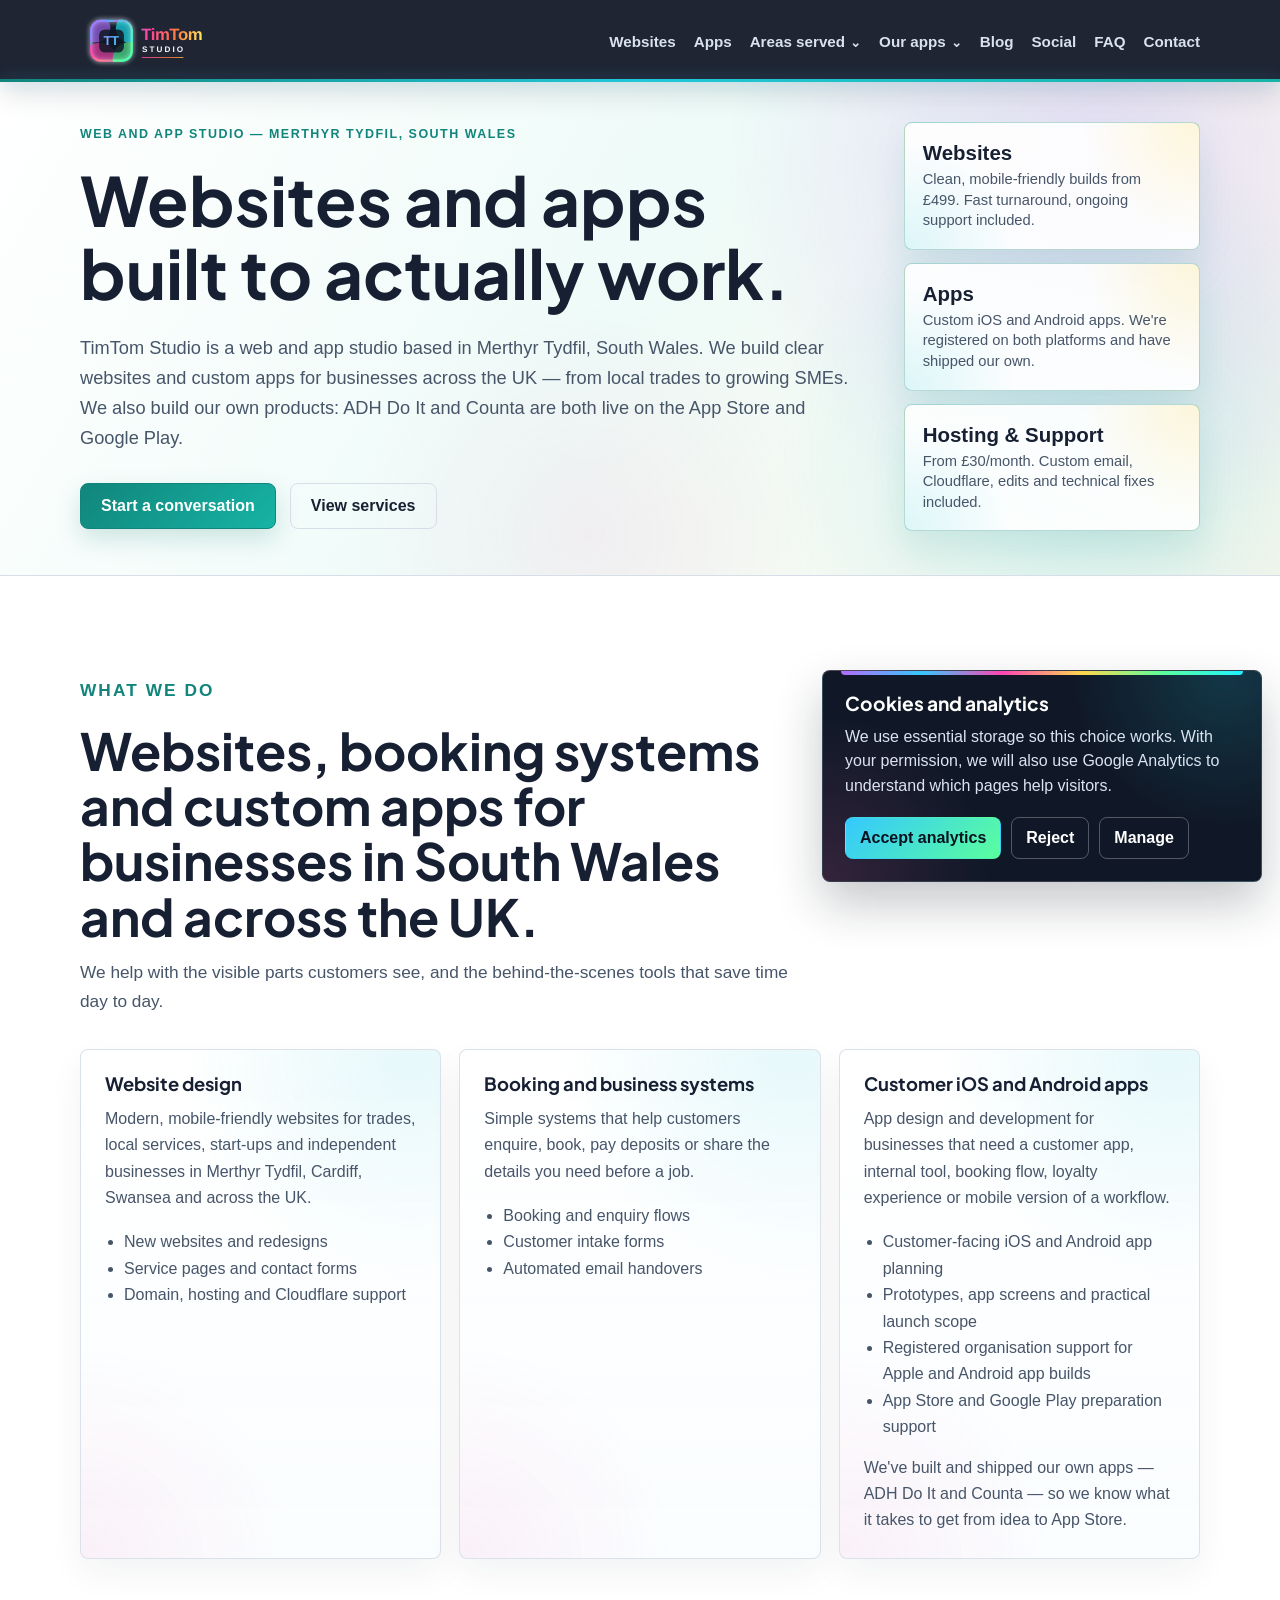
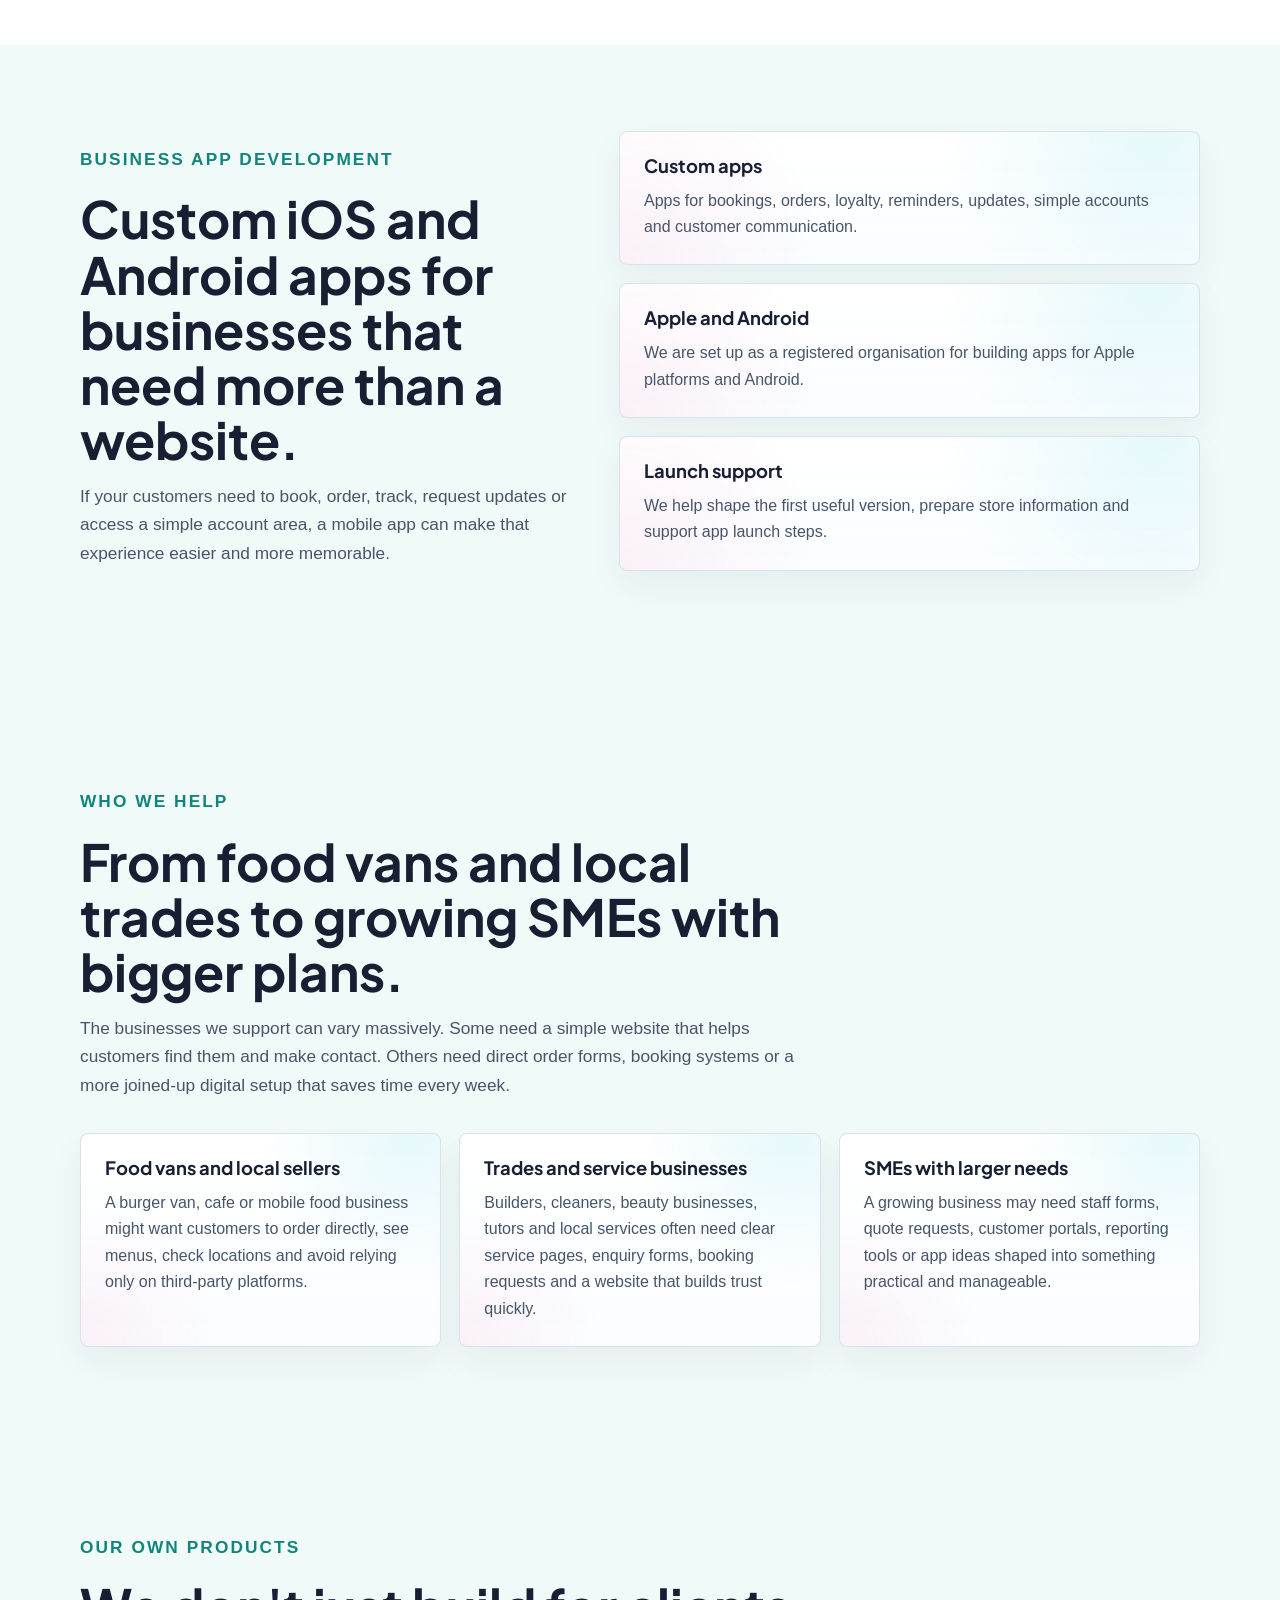
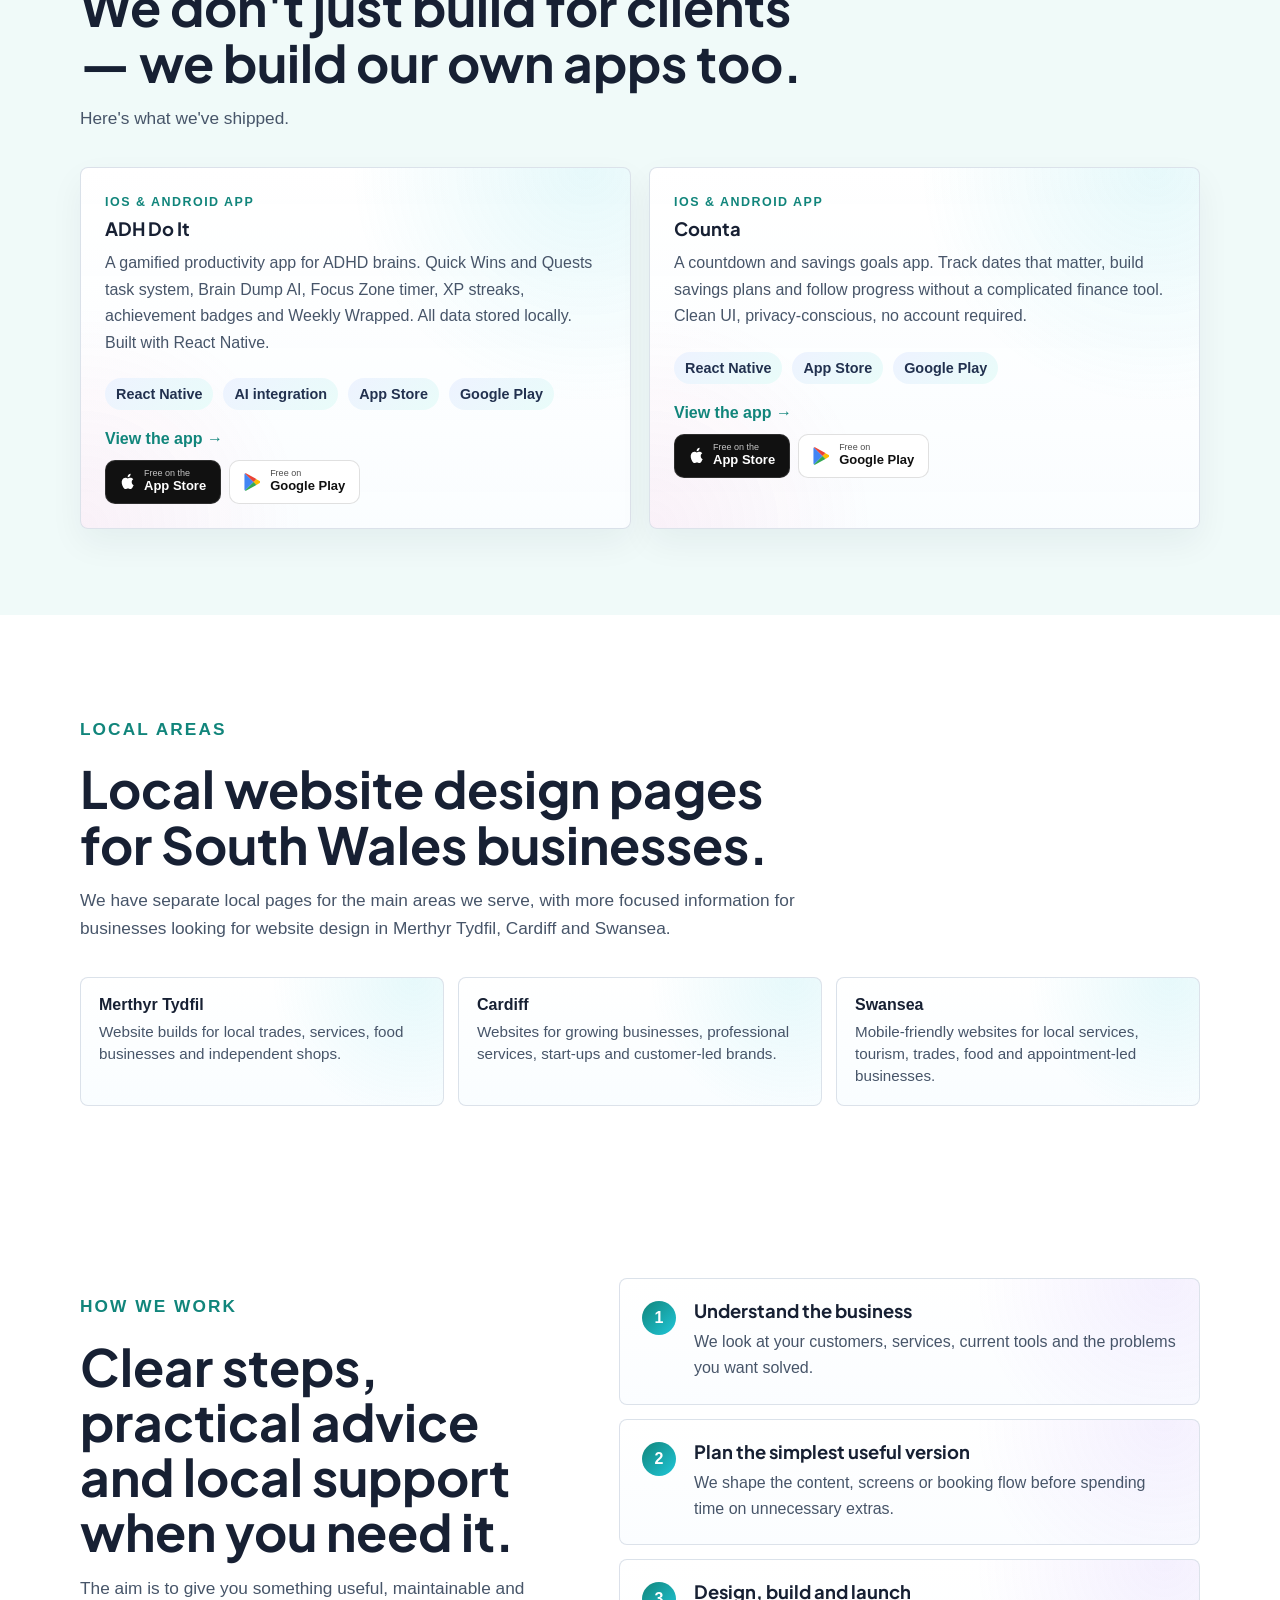
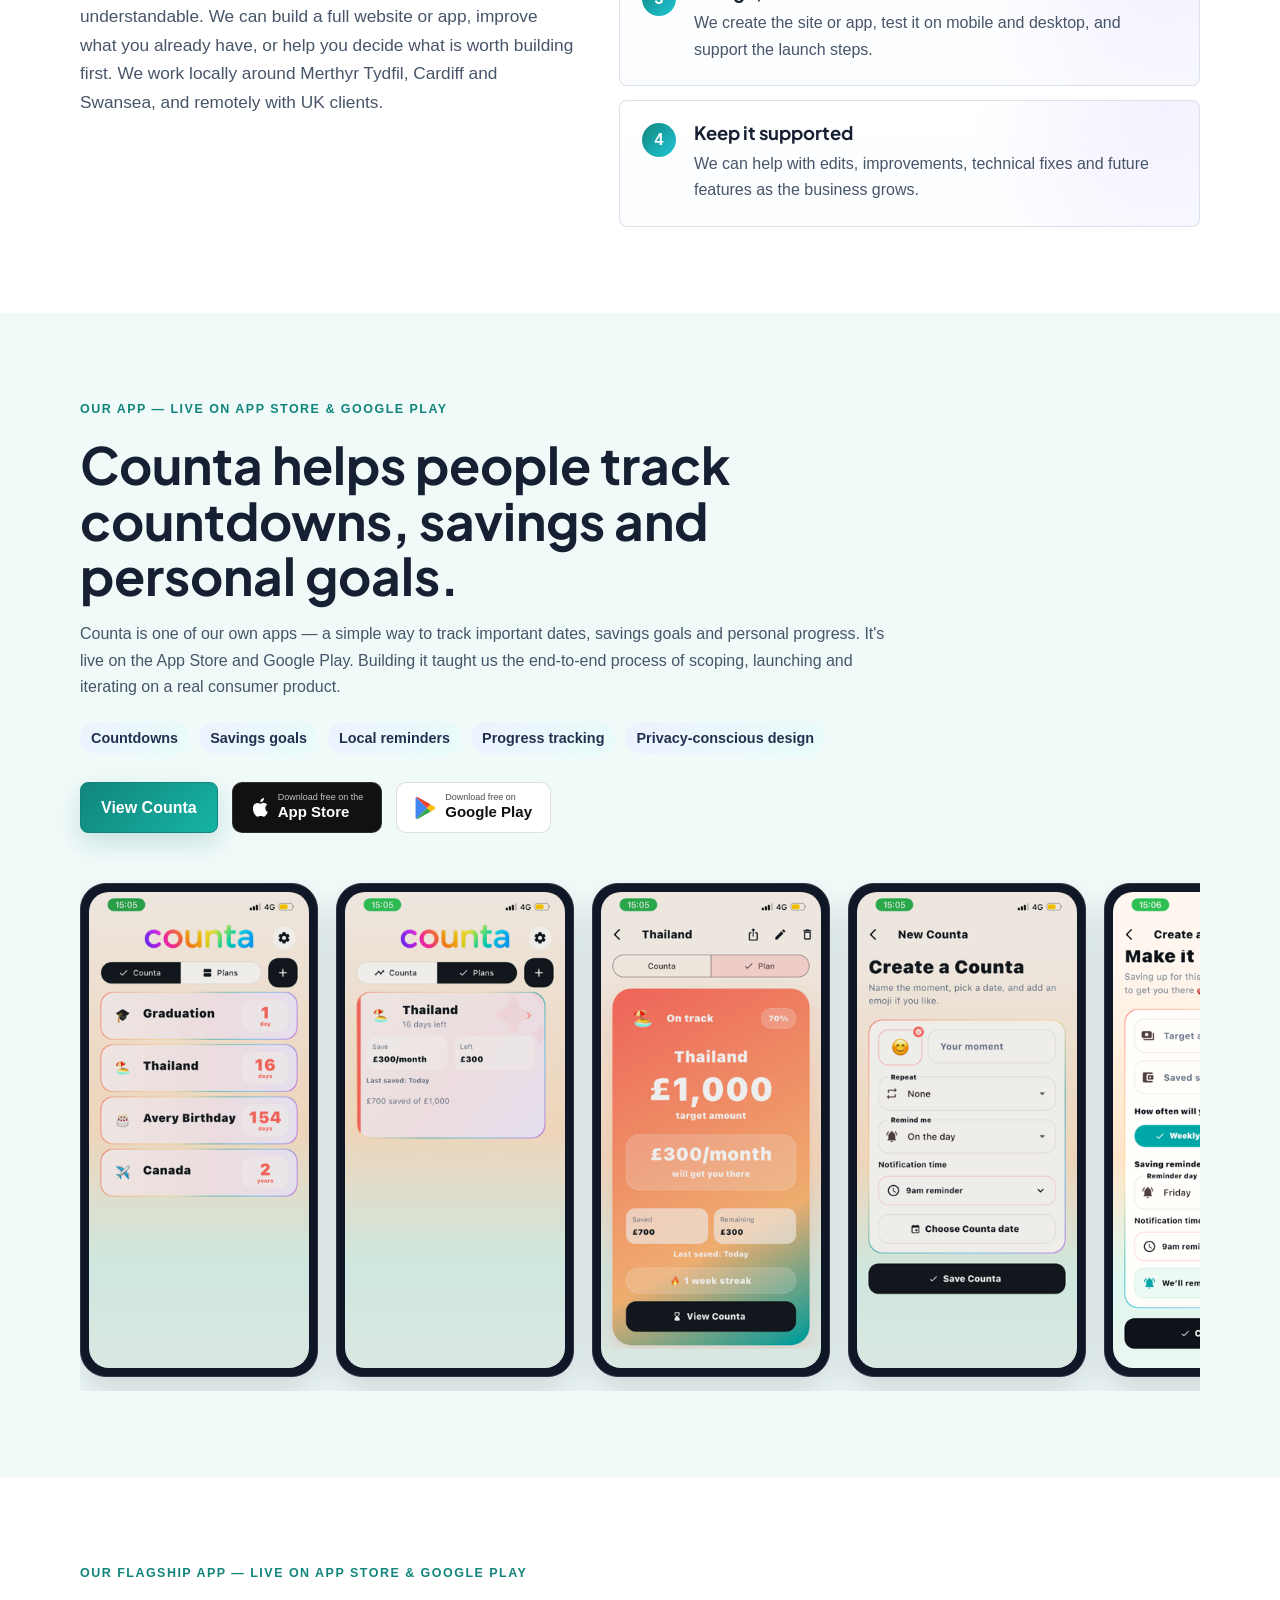
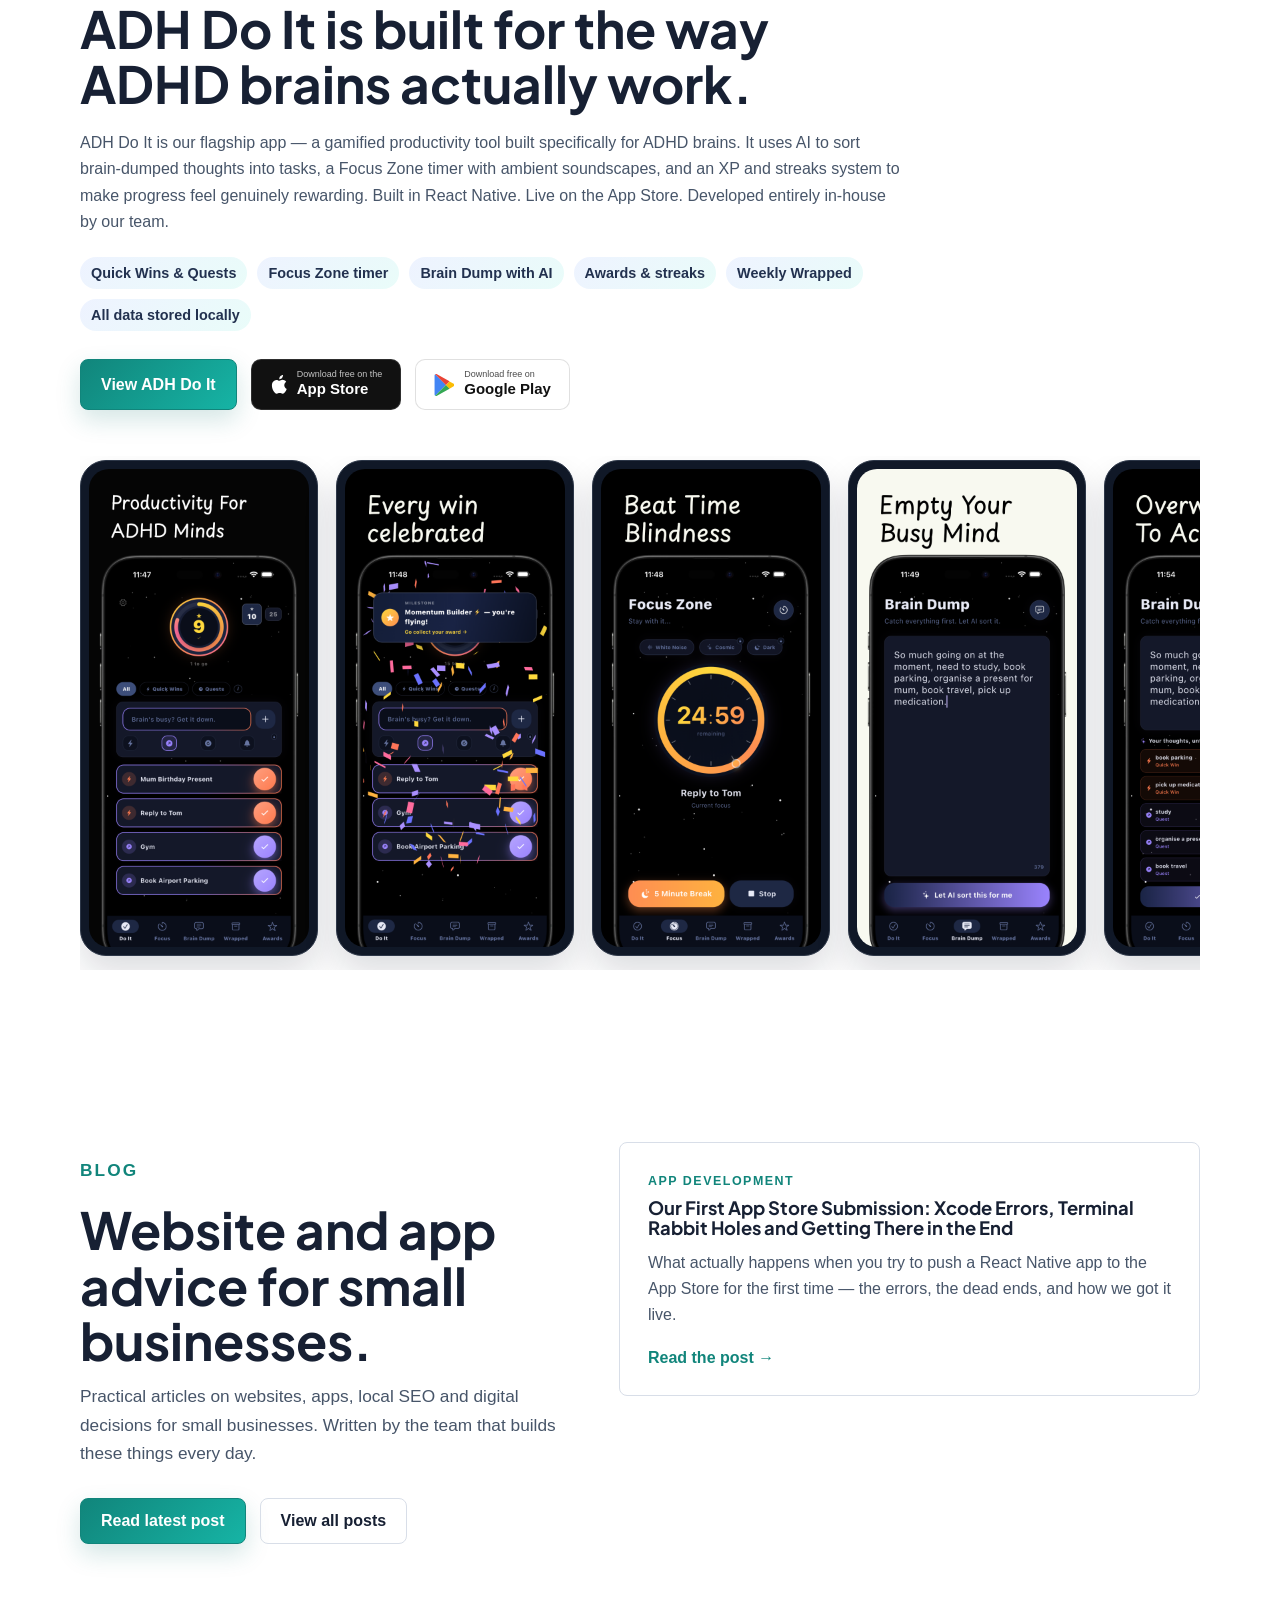
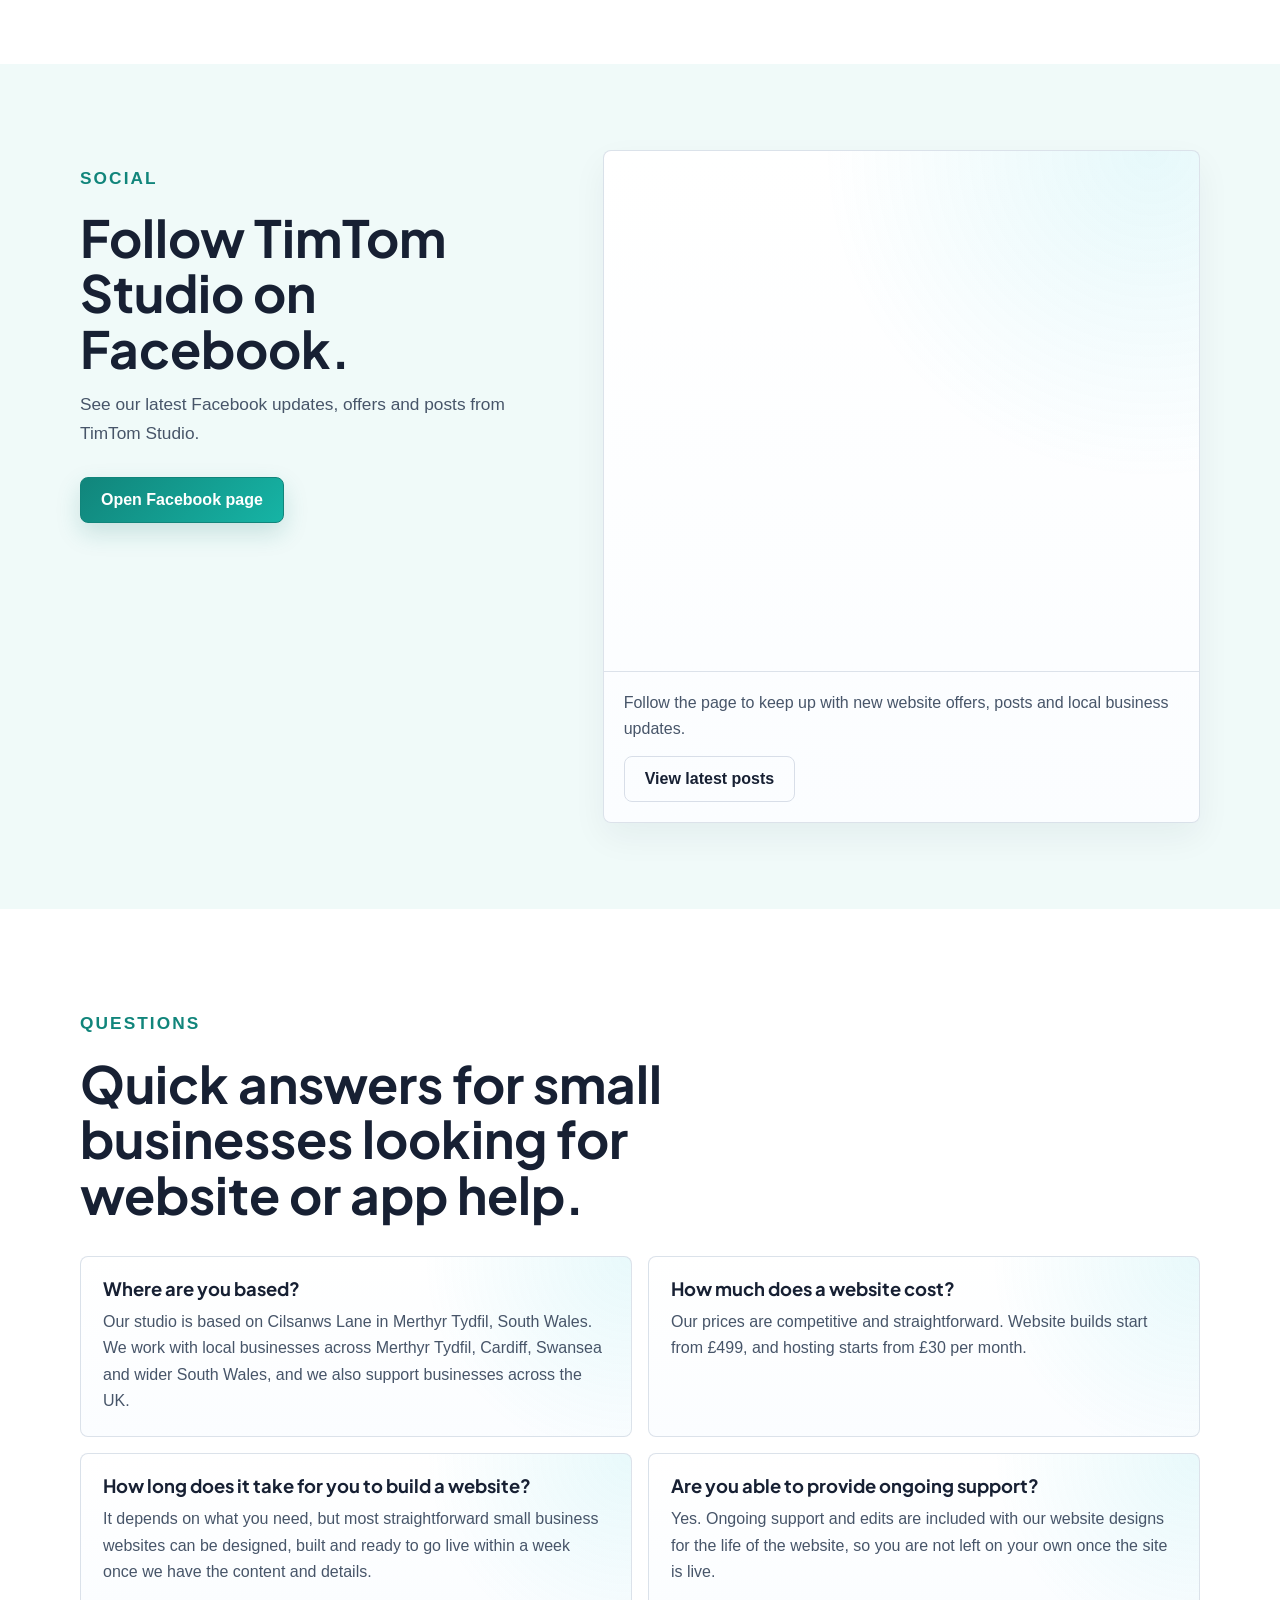
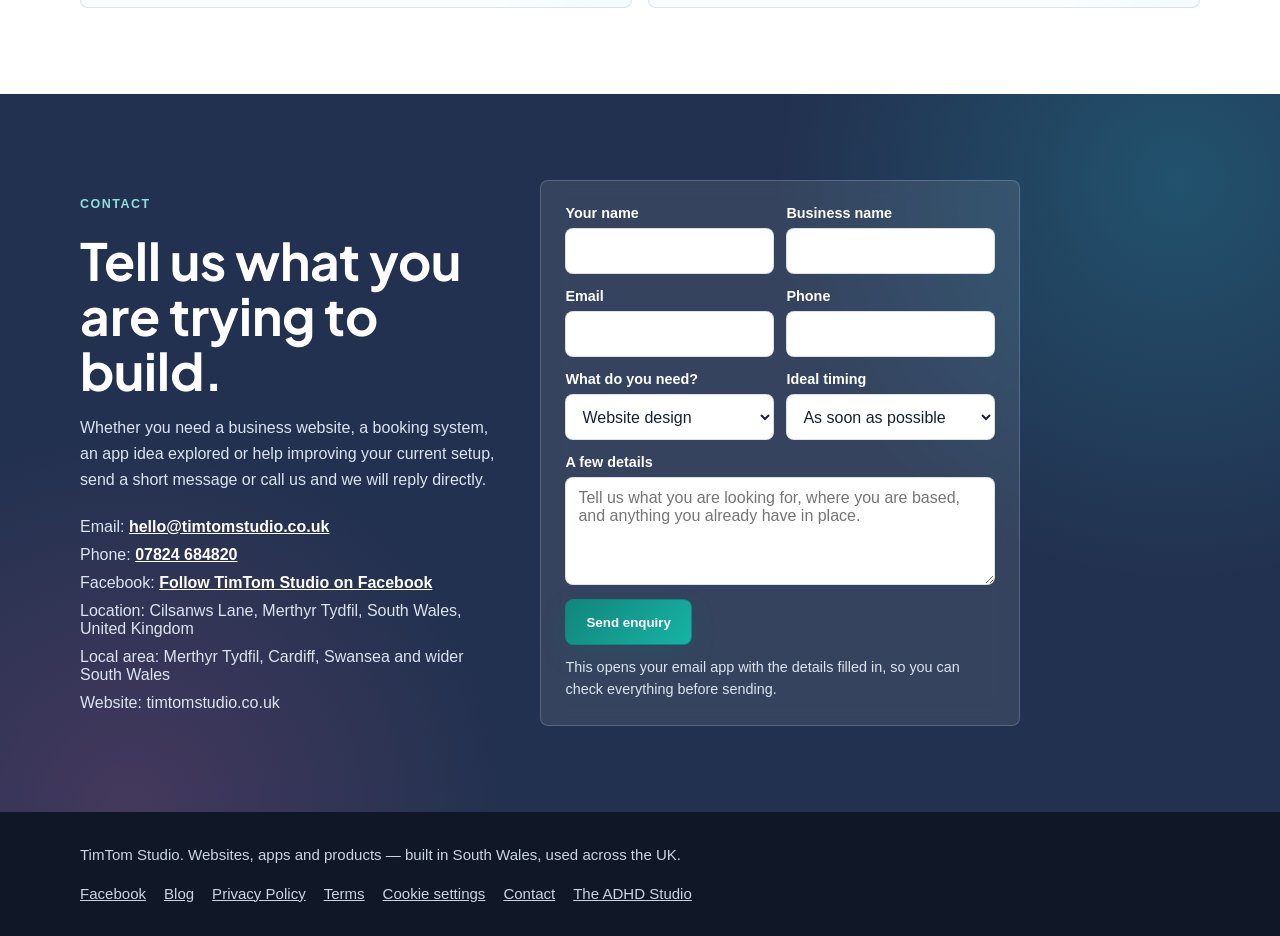
<file: index.html>
<!DOCTYPE html>
<html lang="en-GB">
<head>
  <!-- Google tag (gtag.js) -->
  <script async src="https://www.googletagmanager.com/gtag/js?id=G-7JPQ4XYCN4"></script>
  <script>
    window.dataLayer = window.dataLayer || [];
    function gtag(){dataLayer.push(arguments);}
    gtag('consent', 'default', {
      'analytics_storage': 'denied'
    });
    gtag('js', new Date());
    gtag('config', 'G-7JPQ4XYCN4');
  </script>
  <meta charset="UTF-8">
  <meta name="viewport" content="width=device-width, initial-scale=1.0">
  <meta name="description" content="TimTom Studio builds websites, booking systems and custom apps for businesses across the UK. Based in Merthyr Tydfil, South Wales. Also the team behind ADH Do It and Counta, both live on the App Store.">
  <meta name="robots" content="index, follow">
  <meta name="author" content="TimTom Studio">
  <link rel="canonical" href="https://timtomstudio.co.uk/">
  <link rel="icon" href="/assets/favicon.svg" type="image/svg+xml">
  <link rel="shortcut icon" href="/assets/favicon.svg" type="image/svg+xml">
  <meta property="og:title" content="TimTom Studio | Websites & Apps — South Wales">
  <meta property="og:description" content="TimTom Studio builds websites, booking systems and custom apps for businesses across the UK. Based in Merthyr Tydfil, South Wales. Also the team behind ADH Do It and Counta, both live on the App Store.">
  <meta property="og:type" content="website">
  <meta property="og:url" content="https://timtomstudio.co.uk/">
  <meta property="og:image" content="https://timtomstudio.co.uk/assets/timtom-logo.svg">
  <meta name="twitter:card" content="summary">
  <title>TimTom Studio | Web Design Merthyr Tydfil & South Wales</title>

  <script type="application/ld+json">
    {
      "@context": "https://schema.org",
      "@type": "ProfessionalService",
      "name": "TimTom Studio",
      "url": "https://timtomstudio.co.uk/",
      "email": "hello@timtomstudio.co.uk",
      "telephone": "+447824684820",
      "description": "Web and app development studio based in Merthyr Tydfil, South Wales. Builds websites, booking systems and custom iOS/Android apps for UK businesses.",
      "priceRange": "Website builds from £499 and hosting from £30 per month",
      "address": {
        "@type": "PostalAddress",
        "streetAddress": "Cilsanws Lane",
        "addressLocality": "Merthyr Tydfil",
        "addressRegion": "South Wales",
        "postalCode": "CF48 2NU",
        "addressCountry": "GB"
      },
      "geo": {
        "@type": "GeoCoordinates",
        "latitude": 51.76548,
        "longitude": -3.408009
      },
      "areaServed": [
        "Merthyr Tydfil",
        "Cardiff",
        "Swansea",
        "South Wales",
        "United Kingdom"
      ],
      "serviceType": [
        "Website design",
        "Small business website design",
        "Business email setup",
        "Direct order forms",
        "Booking system setup",
        "Website edits and ongoing support",
        "Small business app development",
        "App Store preparation support",
        "Cloudflare and domain support"
      ],
      "hasOfferCatalog": {
        "@type": "OfferCatalog",
        "name": "Website and digital services",
        "itemListElement": [
          {
            "@type": "Offer",
            "name": "Starter website build",
            "description": "Website builds from £499 for small businesses that need a clear, mobile-friendly web presence."
          },
          {
            "@type": "Offer",
            "name": "Website package with business email",
            "description": "Hosting from £30 per month with support for a custom business email address."
          },
          {
            "@type": "Offer",
            "name": "Booking systems and enquiry forms",
            "description": "Simple booking flows, direct order forms, contact forms and customer enquiry forms for small businesses."
          },
          {
            "@type": "Offer",
            "name": "iOS and Android app development",
            "description": "Customer app planning, design and development for iOS and Android, with App Store and Google Play preparation support."
          }
        ]
      }
    }
  </script>

  <script type="application/ld+json">
    {
      "@context": "https://schema.org",
      "@type": "FAQPage",
      "mainEntity": [
        {
          "@type": "Question",
          "name": "Where are you based?",
          "acceptedAnswer": {
            "@type": "Answer",
            "text": "Our studio is based on Cilsanws Lane in Merthyr Tydfil, South Wales. We work with local businesses across Merthyr Tydfil, Cardiff, Swansea and wider South Wales, and we also support businesses across the UK."
          }
        },
        {
          "@type": "Question",
          "name": "How much does a website cost?",
          "acceptedAnswer": {
            "@type": "Answer",
            "text": "Our prices are competitive and straightforward. Website builds start from £499, and hosting starts from £30 per month."
          }
        },
        {
          "@type": "Question",
          "name": "How long does it take for you to build a website?",
          "acceptedAnswer": {
            "@type": "Answer",
            "text": "It depends on what you need, but most straightforward small business websites can be designed, built and ready to go live within a week once we have the content and details."
          }
        },
        {
          "@type": "Question",
          "name": "Are you able to provide ongoing support?",
          "acceptedAnswer": {
            "@type": "Answer",
            "text": "Yes. Ongoing support and edits are included with our website designs for the life of the website, so you are not left on your own once the site is live."
          }
        }
      ]
    }
  </script>

  <link rel="preconnect" href="https://fonts.googleapis.com">
  <link rel="preconnect" href="https://fonts.gstatic.com" crossorigin>
  <link href="https://fonts.googleapis.com/css2?family=Plus+Jakarta+Sans:wght@700;800&display=swap" rel="stylesheet">
  <style>
    :root {
      --ink: #172033;
      --muted: #475569;
      --line: #d8dee8;
      --paper: #ffffff;
      --mist: #f6fbff;
      --green: #11857b;
      --navy: #22314f;
      --gold: #d89235;
      --aqua: #20c7d9;
      --violet: #8b5cf6;
      --pink: #f15fa6;
      --shadow: 0 18px 45px rgba(23, 32, 51, 0.09);
    }

    * {
      box-sizing: border-box;
    }

    body {
      margin: 0;
      font-family: -apple-system, BlinkMacSystemFont, "Segoe UI", sans-serif;
      color: var(--ink);
      background: var(--paper);
    }

    a {
      color: inherit;
    }

    p {
      color: var(--muted);
      line-height: 1.65;
      margin: 0;
    }

    h1,
    h2,
    h3 {
      margin: 0;
      letter-spacing: 0;
      line-height: 1.08;
      font-family: 'Plus Jakarta Sans', -apple-system, BlinkMacSystemFont, "Segoe UI", sans-serif;
    }

    h1 {
      max-width: 820px;
      font-size: clamp(2.25rem, 5.3vw, 4.45rem);
    }

    h2 {
      font-size: clamp(2rem, 4vw, 3.2rem);
    }

    h3 {
      font-size: 1.15rem;
    }

    .site-header {
      position: sticky;
      top: 0;
      z-index: 10;
      background: rgba(17, 24, 39, 0.94);
      border-bottom: 0;
      backdrop-filter: blur(16px);
      box-shadow: 0 12px 28px rgba(17, 24, 39, 0.12);
    }

    .site-header::after {
      content: "";
      position: absolute;
      left: 0;
      right: 0;
      bottom: 0;
      height: 3px;
      background: linear-gradient(90deg, #11857b, #20c7d9, #16b4a5);
      box-shadow: 0 0 16px rgba(53, 200, 255, 0.38);
    }

    .nav {
      width: min(1120px, calc(100% - 36px));
      min-height: 82px;
      margin: 0 auto;
      display: flex;
      align-items: center;
      justify-content: space-between;
      gap: 24px;
    }

    .brand {
      display: flex;
      align-items: center;
      color: var(--ink);
      font-weight: 800;
      text-decoration: none;
    }

    .brand-logo {
      width: 204px;
      height: auto;
      display: block;
    }

    .nav-links {
      display: flex;
      align-items: center;
      gap: 18px;
      flex-wrap: wrap;
      color: #d9e2ef;
      font-size: 0.95rem;
      font-weight: 650;
    }

    .nav-links a,
    .nav-group summary {
      text-decoration: none;
    }

    .nav-links a:hover,
    .nav-group summary:hover {
      color: #ffffff;
    }

    .nav-group {
      position: relative;
    }

    .nav-group summary {
      list-style: none;
      cursor: pointer;
    }

    .nav-group summary::-webkit-details-marker {
      display: none;
    }

    .nav-group summary::after {
      content: "⌄";
      margin-left: 5px;
      font-size: 0.85em;
    }

    .nav-dropdown {
      position: absolute;
      top: calc(100% + 14px);
      left: 50%;
      z-index: 30;
      min-width: 190px;
      display: none;
      transform: translateX(-50%);
      padding: 8px;
      background: #101827;
      border: 1px solid rgba(216, 222, 232, 0.2);
      border-radius: 8px;
      box-shadow: 0 18px 34px rgba(16, 24, 39, 0.2);
    }

    .nav-group[open] .nav-dropdown,
    .nav-group:hover .nav-dropdown,
    .nav-group:focus-within .nav-dropdown {
      display: grid;
    }

    .nav-dropdown a {
      padding: 10px 11px;
      border-radius: 6px;
      white-space: nowrap;
    }

    .nav-dropdown a:hover {
      background: rgba(255, 255, 255, 0.08);
    }

    .button {
      display: inline-flex;
      min-height: 46px;
      align-items: center;
      justify-content: center;
      padding: 0 20px;
      color: #ffffff;
      background: linear-gradient(135deg, #11857b, #16b4a5);
      border: 1px solid var(--green);
      border-radius: 8px;
      text-decoration: none;
      font-weight: 800;
      box-shadow: 0 10px 24px rgba(15, 118, 110, 0.18);
    }

    .button.secondary {
      color: var(--ink);
      background: transparent;
      border-color: var(--line);
      box-shadow: none;
    }
    .dl-badge {
      display: inline-flex;
      align-items: center;
      gap: 10px;
      padding: 10px 18px;
      background: #111;
      border: 1px solid rgba(255,255,255,0.12);
      border-radius: 10px;
      text-decoration: none;
      color: #fff;
      transition: transform 0.15s, box-shadow 0.15s;
    }
    .dl-badge:hover { transform: translateY(-2px); box-shadow: 0 8px 24px rgba(0,0,0,0.25); }
    .dl-badge .dl-label { font-size: 9px; opacity: 0.75; display: block; line-height: 1; }
    .dl-badge .dl-name { font-size: 15px; font-weight: 800; display: block; line-height: 1.3; }
    .dl-badge.gplay { background: #fff; border-color: rgba(0,0,0,0.12); color: #111; }

    .hero {
      background:
        radial-gradient(circle at 86% 18%, rgba(139, 92, 246, 0.18), transparent 32%),
        radial-gradient(circle at 86% 78%, rgba(32, 199, 217, 0.2), transparent 28%),
        radial-gradient(circle at 46% 92%, rgba(241, 95, 166, 0.08), transparent 28%),
        linear-gradient(120deg, #ffffff 0%, #eefbf8 48%, #fff8ed 100%);
      border-bottom: 1px solid var(--line);
    }

    .hero-inner {
      width: min(1120px, calc(100% - 36px));
      margin: 0 auto;
      padding: 40px 0 44px;
      display: grid;
      grid-template-columns: minmax(0, 1fr) minmax(260px, 0.38fr);
      align-items: center;
      gap: 44px;
    }

    .eyebrow {
      color: var(--green);
      margin-bottom: 18px;
      font-size: 0.78rem;
      font-weight: 900;
      letter-spacing: 0.12em;
      text-transform: uppercase;
    }

    .hero-copy {
      max-width: 820px;
      margin-top: 24px;
      font-size: 1.14rem;
    }

    .hero-actions {
      display: flex;
      flex-wrap: wrap;
      gap: 14px;
      margin-top: 30px;
    }

    .trust-row {
      display: grid;
      gap: 13px;
    }

    .trust-item {
      padding: 18px;
      background: rgba(255, 255, 255, 0.72);
      border: 1px solid rgba(216, 222, 232, 0.82);
      border-radius: 8px;
    }

    .trust-item.featured {
      background:
        radial-gradient(circle at 100% 0%, rgba(255, 216, 77, 0.2), transparent 36%),
        radial-gradient(circle at 0% 100%, rgba(32, 199, 217, 0.15), transparent 34%),
        rgba(255, 255, 255, 0.9);
      border-color: rgba(17, 133, 123, 0.3);
      box-shadow: 0 18px 34px rgba(17, 133, 123, 0.12);
    }

    .trust-item strong {
      display: block;
      margin-bottom: 4px;
    }

    .trust-item.featured strong {
      font-size: 1.28rem;
    }

    .trust-item span {
      color: var(--muted);
      font-size: 0.92rem;
      line-height: 1.4;
    }

    .section {
      padding: 86px 0;
      scroll-margin-top: 86px;
    }

    .section.alt {
      background: #f0faf9;
    }

    .section:not(.alt):not(.contact-band) {
      background: #ffffff;
    }

    .wrap {
      width: min(1120px, calc(100% - 36px));
      margin: 0 auto;
    }

    .section-heading {
      max-width: 740px;
      margin-bottom: 34px;
    }

    .section-heading p {
      margin-top: 14px;
      font-size: 1.08rem;
    }

    .cards {
      display: grid;
      grid-template-columns: repeat(3, 1fr);
      gap: 18px;
    }

    .card {
      min-height: 100%;
      padding: 24px;
      background:
        radial-gradient(circle at 92% 0%, rgba(32, 199, 217, 0.11), transparent 38%),
        radial-gradient(circle at 0% 100%, rgba(241, 95, 166, 0.08), transparent 34%),
        linear-gradient(180deg, rgba(255, 255, 255, 0.96), rgba(250, 253, 255, 0.94));
      border: 1px solid rgba(216, 222, 232, 0.88);
      border-radius: 8px;
      box-shadow: 0 14px 34px rgba(23, 32, 51, 0.055);
    }

    .card h3 {
      margin-bottom: 12px;
    }

    .card ul {
      padding-left: 19px;
      margin: 18px 0 0;
      color: var(--muted);
      line-height: 1.65;
    }

    .area-list {
      display: grid;
      grid-template-columns: repeat(3, 1fr);
      gap: 14px;
      margin-top: 28px;
    }

    .area-item {
      padding: 18px;
      background:
        radial-gradient(circle at 92% 0%, rgba(32, 199, 217, 0.11), transparent 40%),
        linear-gradient(180deg, #ffffff, #f9fdff);
      border: 1px solid rgba(216, 222, 232, 0.88);
      border-radius: 8px;
      text-decoration: none;
      transition: transform 0.2s ease, box-shadow 0.2s ease;
    }

    .area-item:hover {
      transform: translateY(-2px);
      box-shadow: 0 14px 30px rgba(23, 32, 51, 0.08);
    }

    .area-item strong {
      display: block;
      margin-bottom: 7px;
    }

    .area-item span {
      color: var(--muted);
      line-height: 1.45;
      font-size: 0.95rem;
    }

    .split {
      display: grid;
      grid-template-columns: 0.92fr 1.08fr;
      align-items: start;
      gap: 44px;
    }

    .split .cards {
      grid-template-columns: 1fr;
    }

    .panel {
      padding: 28px;
      background: #ffffff;
      border: 1px solid var(--line);
      border-radius: 8px;
    }

    .social-grid {
      display: grid;
      grid-template-columns: minmax(0, 0.9fr) minmax(320px, 1.1fr);
      gap: 34px;
      align-items: start;
    }

    .facebook-embed {
      overflow: hidden;
      min-height: 520px;
      background:
        radial-gradient(circle at 92% 0%, rgba(32, 199, 217, 0.11), transparent 38%),
        linear-gradient(180deg, #ffffff, #fbfdff);
      border: 1px solid rgba(216, 222, 232, 0.88);
      border-radius: 8px;
      box-shadow: 0 14px 34px rgba(23, 32, 51, 0.055);
    }

    .facebook-embed iframe {
      width: 100%;
      height: 520px;
      display: block;
      border: 0;
    }

    .facebook-follow {
      padding: 18px 20px 20px;
      border-top: 1px solid rgba(216, 222, 232, 0.88);
    }

    .facebook-follow p {
      margin-bottom: 14px;
    }

    .process {
      display: grid;
      gap: 14px;
      counter-reset: steps;
    }

    .step {
      position: relative;
      padding: 22px 22px 22px 74px;
      background:
        radial-gradient(circle at 94% 0%, rgba(139, 92, 246, 0.09), transparent 34%),
        linear-gradient(180deg, #ffffff, #fbfdff);
      border: 1px solid rgba(216, 222, 232, 0.88);
      border-radius: 8px;
    }

    .step::before {
      counter-increment: steps;
      content: counter(steps);
      position: absolute;
      left: 22px;
      top: 22px;
      width: 34px;
      height: 34px;
      display: grid;
      place-items: center;
      color: #ffffff;
      background: linear-gradient(135deg, var(--green), var(--aqua));
      border-radius: 50%;
      font-weight: 900;
    }

    .step p {
      margin-top: 8px;
    }

    .counta-showcase {
      display: grid;
      grid-template-columns: 1fr;
      gap: 38px;
      align-items: center;
    }

    .counta-intro {
      max-width: 820px;
    }

    .screenshot-rail {
      display: flex;
      gap: 18px;
      margin-top: 8px;
      padding: 4px 2px 14px;
      overflow-x: auto;
      scroll-snap-type: x mandatory;
      -webkit-overflow-scrolling: touch;
    }

    .screenshot-card {
      flex: 0 0 clamp(190px, 19vw, 238px);
      padding: 8px;
      background: #101827;
      border: 1px solid #2d3748;
      border-radius: 26px;
      box-shadow: 0 18px 34px rgba(16, 24, 39, 0.14);
      scroll-snap-align: start;
    }

    .screenshot-card img {
      width: 100%;
      height: auto;
      display: block;
      border-radius: 20px;
    }

    .tag-list {
      display: flex;
      flex-wrap: wrap;
      gap: 10px;
      margin-top: 22px;
    }

    .tag {
      padding: 8px 11px;
      color: var(--navy);
      background:
        linear-gradient(135deg, rgba(237, 242, 255, 0.95), rgba(232, 252, 249, 0.95));
      border-radius: 999px;
      font-size: 0.9rem;
      font-weight: 750;
    }

    .faq-grid {
      display: grid;
      grid-template-columns: repeat(2, 1fr);
      gap: 16px;
    }

    .faq-item {
      padding: 22px;
      background:
        radial-gradient(circle at 100% 0%, rgba(32, 199, 217, 0.1), transparent 36%),
        linear-gradient(180deg, #ffffff, #fbfdff);
      border: 1px solid rgba(216, 222, 232, 0.88);
      border-radius: 8px;
    }

    .faq-item h3 {
      margin-bottom: 10px;
    }

    .contact-band {
      color: #ffffff;
      background:
        radial-gradient(circle at 92% 12%, rgba(32, 199, 217, 0.22), transparent 30%),
        radial-gradient(circle at 10% 100%, rgba(241, 95, 166, 0.17), transparent 28%),
        var(--navy);
    }

    .contact-band p {
      color: #dbe4f0;
    }

    .contact-grid {
      display: grid;
      grid-template-columns: 1fr auto;
      align-items: center;
      gap: 34px;
    }

    .contact-details {
      display: grid;
      gap: 10px;
      margin-top: 24px;
      color: #dbe4f0;
    }

    .contact-details a {
      color: #ffffff;
      font-weight: 800;
    }

    .contact-form {
      width: min(100%, 480px);
      padding: 24px;
      background: rgba(255, 255, 255, 0.09);
      border: 1px solid rgba(255, 255, 255, 0.18);
      border-radius: 8px;
      backdrop-filter: blur(10px);
    }

    .form-row {
      display: grid;
      grid-template-columns: repeat(2, 1fr);
      gap: 12px;
    }

    .field {
      display: grid;
      gap: 7px;
      margin-bottom: 14px;
    }

    .field label {
      color: #ffffff;
      font-size: 0.9rem;
      font-weight: 800;
    }

    .field input,
    .field select,
    .field textarea {
      width: 100%;
      min-height: 46px;
      padding: 11px 12px;
      color: var(--ink);
      background: #ffffff;
      border: 1px solid rgba(216, 222, 232, 0.9);
      border-radius: 8px;
      font: inherit;
    }

    .field textarea {
      min-height: 108px;
      resize: vertical;
    }

    .form-note {
      margin-top: 12px;
      color: #dbe4f0;
      font-size: 0.9rem;
      line-height: 1.5;
    }

    .site-footer {
      padding: 34px 0;
      background: #101827;
      color: #cbd5e1;
    }

    .footer-inner {
      width: min(1120px, calc(100% - 36px));
      margin: 0 auto;
      display: flex;
      justify-content: space-between;
      gap: 22px;
      flex-wrap: wrap;
      font-size: 0.94rem;
    }

    .footer-links {
      display: flex;
      gap: 18px;
      flex-wrap: wrap;
    }

    .whatsapp-float {
      position: fixed;
      right: 16px;
      bottom: 16px;
      z-index: 20;
      display: none;
      min-height: 48px;
      align-items: center;
      gap: 9px;
      padding: 0 15px;
      color: #ffffff;
      background: #25d366;
      border: 1px solid rgba(255, 255, 255, 0.28);
      border-radius: 999px;
      box-shadow: 0 14px 30px rgba(16, 24, 39, 0.22);
      text-decoration: none;
      font-weight: 900;
    }

    .whatsapp-float svg {
      width: 22px;
      height: 22px;
      flex: 0 0 auto;
      fill: currentColor;
    }

    .cards-2 {
      display: grid;
      grid-template-columns: repeat(2, 1fr);
      gap: 18px;
    }

    .product-label {
      display: inline-block;
      margin-bottom: 10px;
      color: var(--green);
      font-size: 0.78rem;
      font-weight: 900;
      letter-spacing: 0.12em;
      text-transform: uppercase;
    }

    .product-link {
      display: inline-block;
      margin-top: 20px;
      color: var(--green);
      font-weight: 700;
      text-decoration: none;
    }

    .product-link:hover {
      text-decoration: underline;
    }

    @media (max-width: 880px) {
      .nav {
        min-height: auto;
        padding: 18px 0;
        align-items: flex-start;
        flex-direction: column;
      }

      .nav-links {
        width: 100%;
        align-items: flex-start;
      }

      .nav-dropdown {
        left: 0;
        transform: none;
      }

      .split,
      .hero-inner,
      .counta-showcase,
      .social-grid,
      .contact-grid {
        grid-template-columns: 1fr;
      }

      .hero-inner {
        min-height: 0;
        padding-top: 46px;
      }

      .cards,
      .cards-2,
      .area-list,
      .faq-grid,
      .trust-row {
        grid-template-columns: 1fr;
      }

      .screenshot-card {
        min-width: 210px;
      }

      .counta-copy {
        order: 1;
      }

      .screenshot-rail {
        order: 2;
      }
    }

    @media (max-width: 560px) {
      .nav-links {
        gap: 16px;
        font-size: 0.9rem;
      }

      .brand-logo {
        width: 176px;
      }

      .section {
        padding: 64px 0;
      }

      .hero-actions {
        align-items: stretch;
        flex-direction: column;
      }

      .button {
        width: 100%;
      }

      .form-row {
        grid-template-columns: 1fr;
      }

      .whatsapp-float {
        display: inline-flex;
      }

    }
  </style>
  <link rel="stylesheet" href="/assets/cookie-consent.css">
</head>

<body>
  <header class="site-header">
    <nav class="nav" aria-label="Main navigation">
      <a class="brand" href="/">
        <img class="brand-logo" src="assets/timtom-logo.svg?v=3" alt="TimTom Studio">
      </a>

      <div class="nav-links">
        <a href="#websites">Websites</a>
        <a href="#app-development">Apps</a>
        <details class="nav-group">
          <summary>Areas served</summary>
          <div class="nav-dropdown">
            <a href="/web-design-merthyr-tydfil.html">Merthyr Tydfil</a>
            <a href="/web-design-cardiff.html">Cardiff</a>
            <a href="/web-design-swansea.html">Swansea</a>
          </div>
        </details>
        <details class="nav-group">
          <summary>Our apps</summary>
          <div class="nav-dropdown">
            <a href="#counta">Counta</a>
            <a href="#adh-do-it">ADH Do It</a>
            <a href="https://theadhdstudio.co.uk" target="_blank" rel="noopener">ADHD Studio ↗</a>
          </div>
        </details>
        <a href="/blog.html">Blog</a>
        <a href="#social">Social</a>
        <a href="#faq">FAQ</a>
        <a href="#contact">Contact</a>
      </div>
    </nav>
  </header>

  <main>
    <section class="hero">
      <div class="hero-inner">
        <div>
          <p class="eyebrow">Web and app studio — Merthyr Tydfil, South Wales</p>
          <h1>Websites and apps built to actually work.</h1>
          <p class="hero-copy">
            TimTom Studio is a web and app studio based in Merthyr Tydfil, South Wales. We build clear
            websites and custom apps for businesses across the UK — from local trades to growing SMEs.
            We also build our own products: ADH Do It and Counta are both live on the App Store and
            Google Play.
          </p>

          <div class="hero-actions">
            <a class="button" href="#contact">Start a conversation</a>
            <a class="button secondary" href="#services">View services</a>
          </div>

        </div>

        <div class="trust-row" aria-label="Business summary">
          <div class="trust-item featured">
            <strong>Websites</strong>
            <span>Clean, mobile-friendly builds from £499. Fast turnaround, ongoing support included.</span>
          </div>
          <div class="trust-item featured">
            <strong>Apps</strong>
            <span>Custom iOS and Android apps. We're registered on both platforms and have shipped our own.</span>
          </div>
          <div class="trust-item featured">
            <strong>Hosting & Support</strong>
            <span>From £30/month. Custom email, Cloudflare, edits and technical fixes included.</span>
          </div>
        </div>
      </div>
    </section>


    <section class="section" id="services">
      <div class="wrap">
        <div class="section-heading">
          <p class="eyebrow">What we do</p>
          <h2>Websites, booking systems and custom apps for businesses in South Wales and across the UK.</h2>
          <p>
            We help with the visible parts customers see, and the behind-the-scenes tools that save time
            day to day.
          </p>
        </div>

        <div class="cards">
          <article class="card" id="websites">
            <h3>Website design</h3>
            <p>
              Modern, mobile-friendly websites for trades, local services, start-ups and independent
              businesses in Merthyr Tydfil, Cardiff, Swansea and across the UK.
            </p>
            <ul>
              <li>New websites and redesigns</li>
              <li>Service pages and contact forms</li>
              <li>Domain, hosting and Cloudflare support</li>
            </ul>
          </article>

          <article class="card">
            <h3>Booking and business systems</h3>
            <p>
              Simple systems that help customers enquire, book, pay deposits or share the details you need
              before a job.
            </p>
            <ul>
              <li>Booking and enquiry flows</li>
              <li>Customer intake forms</li>
              <li>Automated email handovers</li>
            </ul>
          </article>

          <article class="card" id="apps">
            <h3>Customer iOS and Android apps</h3>
            <p>
              App design and development for businesses that need a customer app, internal tool, booking
              flow, loyalty experience or mobile version of a workflow.
            </p>
            <ul>
              <li>Customer-facing iOS and Android app planning</li>
              <li>Prototypes, app screens and practical launch scope</li>
              <li>Registered organisation support for Apple and Android app builds</li>
              <li>App Store and Google Play preparation support</li>
            </ul>
            <p style="margin-top: 14px;">We've built and shipped our own apps — ADH Do It and Counta — so we know what it takes to get from idea to App Store.</p>
          </article>
        </div>
      </div>
    </section>

    <section class="section alt" id="app-development">
      <div class="wrap split">
        <div class="section-heading">
          <p class="eyebrow">Business app development</p>
          <h2>Custom iOS and Android apps for businesses that need more than a website.</h2>
          <p>
            If your customers need to book, order, track, request updates or access a simple account area,
            a mobile app can make that experience easier and more memorable.
          </p>
        </div>

        <div class="cards">
          <article class="card">
            <h3>Custom apps</h3>
            <p>Apps for bookings, orders, loyalty, reminders, updates, simple accounts and customer communication.</p>
          </article>
          <article class="card">
            <h3>Apple and Android</h3>
            <p>We are set up as a registered organisation for building apps for Apple platforms and Android.</p>
          </article>
          <article class="card">
            <h3>Launch support</h3>
            <p>We help shape the first useful version, prepare store information and support app launch steps.</p>
          </article>
        </div>
      </div>
    </section>

    <section class="section alt" id="who-we-help">
      <div class="wrap">
        <div class="section-heading">
          <p class="eyebrow">Who we help</p>
          <h2>From food vans and local trades to growing SMEs with bigger plans.</h2>
          <p>
            The businesses we support can vary massively. Some need a simple website that helps customers
            find them and make contact. Others need direct order forms, booking systems or a more joined-up
            digital setup that saves time every week.
          </p>
        </div>

        <div class="cards">
          <article class="card">
            <h3>Food vans and local sellers</h3>
            <p>
              A burger van, cafe or mobile food business might want customers to order directly, see menus,
              check locations and avoid relying only on third-party platforms.
            </p>
          </article>

          <article class="card">
            <h3>Trades and service businesses</h3>
            <p>
              Builders, cleaners, beauty businesses, tutors and local services often need clear service
              pages, enquiry forms, booking requests and a website that builds trust quickly.
            </p>
          </article>

          <article class="card">
            <h3>SMEs with larger needs</h3>
            <p>
              A growing business may need staff forms, quote requests, customer portals, reporting tools
              or app ideas shaped into something practical and manageable.
            </p>
          </article>
        </div>
      </div>
    </section>

    <section class="section alt" id="our-products">
      <div class="wrap">
        <div class="section-heading">
          <p class="eyebrow">Our own products</p>
          <h2>We don't just build for clients — we build our own apps too.</h2>
          <p>Here's what we've shipped.</p>
        </div>

        <div class="cards-2">
          <article class="card">
            <span class="product-label">iOS &amp; Android App</span>
            <h3>ADH Do It</h3>
            <p>A gamified productivity app for ADHD brains. Quick Wins and Quests task system, Brain Dump AI, Focus Zone timer, XP streaks, achievement badges and Weekly Wrapped. All data stored locally. Built with React Native.</p>
            <div class="tag-list" aria-label="ADH Do It technologies">
              <span class="tag">React Native</span>
              <span class="tag">AI integration</span>
              <span class="tag">App Store</span>
              <span class="tag">Google Play</span>
            </div>
            <a class="product-link" href="https://theadhdstudio.co.uk" rel="noopener" target="_blank">View the app →</a>
            <div style="display:flex;gap:8px;margin-top:12px;flex-wrap:wrap;">
              <a class="dl-badge" style="padding:8px 14px;" href="https://apps.apple.com/gb/app/adh-do-it/id6778379461" rel="noopener" target="_blank"><svg width="14" height="17" viewBox="0 0 17 21" fill="white" xmlns="http://www.w3.org/2000/svg"><path d="M14.29 11.08c-.02-2.27 1.86-3.37 1.94-3.42-1.06-1.55-2.71-1.76-3.3-1.78-1.4-.14-2.73.82-3.44.82-.72 0-1.83-.8-3.01-.78C4.9 5.95 3.46 6.9 2.69 8.36c-1.6 2.77-.41 6.87 1.15 9.12.77 1.1 1.67 2.33 2.87 2.28 1.15-.05 1.59-.74 2.98-.74 1.38 0 1.78.74 2.99.72 1.24-.02 2.02-1.11 2.77-2.22.88-1.27 1.24-2.51 1.26-2.57-.03-.01-2.41-.93-2.43-3.87zm-2.27-7.12C12.65 3.05 13.09 2 12.97.93c-.92.04-2.03.61-2.69 1.38-.59.68-1.1 1.77-.96 2.82 1.02.08 2.07-.52 2.7-1.17z"/></svg><div><span class="dl-label">Free on the</span><span class="dl-name" style="font-size:13px;">App Store</span></div></a>
              <a class="dl-badge gplay" style="padding:8px 14px;" href="https://play.google.com/store/apps/details?id=com.timtomstudio.adhdoit&pcampaignid=web_share" rel="noopener" target="_blank"><svg width="16" height="18" viewBox="0 0 20 22" xmlns="http://www.w3.org/2000/svg"><path d="M1.22.36C.83.56.56.99.56 1.56v18.89c0 .57.27 1 .66 1.19l.08.05 10.58-10.58v-.25L1.3.31l-.08.05z" fill="#4285F4"/><path d="M15.41 14.7l-3.53-3.53v-.25l3.53-3.53.08.05 4.18 2.38c1.19.68 1.19 1.78 0 2.45l-4.18 2.38-.08.05z" fill="#FBBC04"/><path d="M15.49 14.65L11.88 11 1.22 21.64c.39.42 1.04.47 1.77.05l12.5-7.04" fill="#34A853"/><path d="M15.49 7.35L2.99.31C2.26-.11 1.61-.06 1.22.36L11.88 11l3.61-3.65z" fill="#EA4335"/></svg><div><span class="dl-label">Free on</span><span class="dl-name" style="font-size:13px;">Google Play</span></div></a>
            </div>
          </article>

          <article class="card">
            <span class="product-label">iOS &amp; Android App</span>
            <h3>Counta</h3>
            <p>A countdown and savings goals app. Track dates that matter, build savings plans and follow progress without a complicated finance tool. Clean UI, privacy-conscious, no account required.</p>
            <div class="tag-list" aria-label="Counta technologies">
              <span class="tag">React Native</span>
              <span class="tag">App Store</span>
              <span class="tag">Google Play</span>
            </div>
            <a class="product-link" href="https://theadhdstudio.co.uk/counta.html" rel="noopener" target="_blank">View the app →</a>
            <div style="display:flex;gap:8px;margin-top:12px;flex-wrap:wrap;">
              <a class="dl-badge" style="padding:8px 14px;" href="https://apps.apple.com/gb/app/counta-countdown-save/id6770090810" rel="noopener" target="_blank"><svg width="14" height="17" viewBox="0 0 17 21" fill="white" xmlns="http://www.w3.org/2000/svg"><path d="M14.29 11.08c-.02-2.27 1.86-3.37 1.94-3.42-1.06-1.55-2.71-1.76-3.3-1.78-1.4-.14-2.73.82-3.44.82-.72 0-1.83-.8-3.01-.78C4.9 5.95 3.46 6.9 2.69 8.36c-1.6 2.77-.41 6.87 1.15 9.12.77 1.1 1.67 2.33 2.87 2.28 1.15-.05 1.59-.74 2.98-.74 1.38 0 1.78.74 2.99.72 1.24-.02 2.02-1.11 2.77-2.22.88-1.27 1.24-2.51 1.26-2.57-.03-.01-2.41-.93-2.43-3.87zm-2.27-7.12C12.65 3.05 13.09 2 12.97.93c-.92.04-2.03.61-2.69 1.38-.59.68-1.1 1.77-.96 2.82 1.02.08 2.07-.52 2.7-1.17z"/></svg><div><span class="dl-label">Free on the</span><span class="dl-name" style="font-size:13px;">App Store</span></div></a>
              <a class="dl-badge gplay" style="padding:8px 14px;" href="https://play.google.com/store/apps/details?id=com.timtomstudio.countdown&pcampaignid=web_share" rel="noopener" target="_blank"><svg width="16" height="18" viewBox="0 0 20 22" xmlns="http://www.w3.org/2000/svg"><path d="M1.22.36C.83.56.56.99.56 1.56v18.89c0 .57.27 1 .66 1.19l.08.05 10.58-10.58v-.25L1.3.31l-.08.05z" fill="#4285F4"/><path d="M15.41 14.7l-3.53-3.53v-.25l3.53-3.53.08.05 4.18 2.38c1.19.68 1.19 1.78 0 2.45l-4.18 2.38-.08.05z" fill="#FBBC04"/><path d="M15.49 14.65L11.88 11 1.22 21.64c.39.42 1.04.47 1.77.05l12.5-7.04" fill="#34A853"/><path d="M15.49 7.35L2.99.31C2.26-.11 1.61-.06 1.22.36L11.88 11l3.61-3.65z" fill="#EA4335"/></svg><div><span class="dl-label">Free on</span><span class="dl-name" style="font-size:13px;">Google Play</span></div></a>
            </div>
          </article>
        </div>
      </div>
    </section>

    <section class="section" id="areas">
      <div class="wrap">
        <div class="section-heading">
          <p class="eyebrow">Local areas</p>
          <h2>Local website design pages for South Wales businesses.</h2>
          <p>
            We have separate local pages for the main areas we serve, with more focused information for
            businesses looking for website design in Merthyr Tydfil, Cardiff and Swansea.
          </p>
        </div>

        <div class="area-list" aria-label="Areas served">
          <a class="area-item" href="/web-design-merthyr-tydfil.html">
            <strong>Merthyr Tydfil</strong>
            <span>Website builds for local trades, services, food businesses and independent shops.</span>
          </a>
          <a class="area-item" href="/web-design-cardiff.html">
            <strong>Cardiff</strong>
            <span>Websites for growing businesses, professional services, start-ups and customer-led brands.</span>
          </a>
          <a class="area-item" href="/web-design-swansea.html">
            <strong>Swansea</strong>
            <span>Mobile-friendly websites for local services, tourism, trades, food and appointment-led businesses.</span>
          </a>
        </div>
      </div>
    </section>

    <section class="section">
      <div class="wrap split">
        <div class="section-heading">
          <p class="eyebrow">How we work</p>
          <h2>Clear steps, practical advice and local support when you need it.</h2>
          <p>
            The aim is to give you something useful, maintainable and understandable. We can build a full
            website or app, improve what you already have, or help you decide what is worth building first.
            We work locally around Merthyr Tydfil, Cardiff and Swansea, and remotely with UK clients.
          </p>
        </div>

        <div class="process">
          <div class="step">
            <h3>Understand the business</h3>
            <p>We look at your customers, services, current tools and the problems you want solved.</p>
          </div>
          <div class="step">
            <h3>Plan the simplest useful version</h3>
            <p>We shape the content, screens or booking flow before spending time on unnecessary extras.</p>
          </div>
          <div class="step">
            <h3>Design, build and launch</h3>
            <p>We create the site or app, test it on mobile and desktop, and support the launch steps.</p>
          </div>
          <div class="step">
            <h3>Keep it supported</h3>
            <p>We can help with edits, improvements, technical fixes and future features as the business grows.</p>
          </div>
        </div>
      </div>
    </section>

    <section class="section alt" id="counta">
      <div class="wrap counta-showcase">
        <div class="counta-intro">
          <div class="counta-copy">
            <p class="eyebrow">Our app — live on App Store &amp; Google Play</p>
            <h2>Counta helps people track countdowns, savings and personal goals.</h2>
            <p style="margin-top: 18px;">
              Counta is one of our own apps — a simple way to track important dates, savings goals and
              personal progress. It's live on the App Store and Google Play. Building it taught us the
              end-to-end process of scoping, launching and iterating on a real consumer product.
            </p>

            <div class="tag-list" aria-label="Counta features">
              <span class="tag">Countdowns</span>
              <span class="tag">Savings goals</span>
              <span class="tag">Local reminders</span>
              <span class="tag">Progress tracking</span>
              <span class="tag">Privacy-conscious design</span>
            </div>
            <div class="hero-actions" style="margin-top: 28px; flex-wrap: wrap;">
              <a class="button" href="https://theadhdstudio.co.uk/counta.html" rel="noopener" target="_blank">View Counta</a>
              <a class="dl-badge" href="https://apps.apple.com/gb/app/counta-countdown-save/id6770090810" rel="noopener" target="_blank"><svg width="17" height="21" viewBox="0 0 17 21" fill="white" xmlns="http://www.w3.org/2000/svg"><path d="M14.29 11.08c-.02-2.27 1.86-3.37 1.94-3.42-1.06-1.55-2.71-1.76-3.3-1.78-1.4-.14-2.73.82-3.44.82-.72 0-1.83-.8-3.01-.78C4.9 5.95 3.46 6.9 2.69 8.36c-1.6 2.77-.41 6.87 1.15 9.12.77 1.1 1.67 2.33 2.87 2.28 1.15-.05 1.59-.74 2.98-.74 1.38 0 1.78.74 2.99.72 1.24-.02 2.02-1.11 2.77-2.22.88-1.27 1.24-2.51 1.26-2.57-.03-.01-2.41-.93-2.43-3.87zm-2.27-7.12C12.65 3.05 13.09 2 12.97.93c-.92.04-2.03.61-2.69 1.38-.59.68-1.1 1.77-.96 2.82 1.02.08 2.07-.52 2.7-1.17z"/></svg><div><span class="dl-label">Download free on the</span><span class="dl-name">App Store</span></div></a>
              <a class="dl-badge gplay" href="https://play.google.com/store/apps/details?id=com.timtomstudio.countdown&pcampaignid=web_share" rel="noopener" target="_blank"><svg width="20" height="22" viewBox="0 0 20 22" xmlns="http://www.w3.org/2000/svg"><path d="M1.22.36C.83.56.56.99.56 1.56v18.89c0 .57.27 1 .66 1.19l.08.05 10.58-10.58v-.25L1.3.31l-.08.05z" fill="#4285F4"/><path d="M15.41 14.7l-3.53-3.53v-.25l3.53-3.53.08.05 4.18 2.38c1.19.68 1.19 1.78 0 2.45l-4.18 2.38-.08.05z" fill="#FBBC04"/><path d="M15.49 14.65L11.88 11 1.22 21.64c.39.42 1.04.47 1.77.05l12.5-7.04" fill="#34A853"/><path d="M15.49 7.35L2.99.31C2.26-.11 1.61-.06 1.22.36L11.88 11l3.61-3.65z" fill="#EA4335"/></svg><div><span class="dl-label">Download free on</span><span class="dl-name">Google Play</span></div></a>
            </div>
          </div>
        </div>

        <div class="screenshot-rail" aria-label="Counta app screenshots">
          <div class="screenshot-card">
            <img src="assets/counta-detail.png" alt="Counta Thailand goal screen with target amount and savings progress" width="296" height="640" loading="lazy">
          </div>
          <div class="screenshot-card">
            <img src="assets/counta-plans.png" alt="Counta plans screen showing a Thailand savings plan" width="296" height="640" loading="lazy">
          </div>
          <div class="screenshot-card">
            <img src="assets/counta-home.png" alt="Counta home screen with countdown cards" width="296" height="640" loading="lazy">
          </div>
          <div class="screenshot-card">
            <img src="assets/counta-create.png" alt="Create a Counta screen with moment, repeat and reminder fields" width="296" height="640" loading="lazy">
          </div>
          <div class="screenshot-card">
            <img src="assets/counta-create-plan.png" alt="Create a plan screen with target amount and saving reminder controls" width="296" height="640" loading="lazy">
          </div>
        </div>
      </div>
    </section>

    <section class="section" id="adh-do-it">
      <div class="wrap counta-showcase">
        <div class="counta-intro">
          <div class="counta-copy">
            <p class="eyebrow">Our flagship app — live on App Store &amp; Google Play</p>
            <h2>ADH Do It is built for the way ADHD brains actually work.</h2>
            <p style="margin-top: 18px;">
              ADH Do It is our flagship app — a gamified productivity tool built specifically for ADHD brains.
              It uses AI to sort brain-dumped thoughts into tasks, a Focus Zone timer with ambient soundscapes,
              and an XP and streaks system to make progress feel genuinely rewarding. Built in React Native.
              Live on the App Store. Developed entirely in-house by our team.
            </p>

            <div class="tag-list" aria-label="ADH Do It features">
              <span class="tag">Quick Wins &amp; Quests</span>
              <span class="tag">Focus Zone timer</span>
              <span class="tag">Brain Dump with AI</span>
              <span class="tag">Awards &amp; streaks</span>
              <span class="tag">Weekly Wrapped</span>
              <span class="tag">All data stored locally</span>
            </div>

            <div class="hero-actions" style="margin-top: 28px; flex-wrap: wrap;">
              <a class="button" href="https://theadhdstudio.co.uk" rel="noopener" target="_blank">View ADH Do It</a>
              <a class="dl-badge" href="https://apps.apple.com/gb/app/adh-do-it/id6778379461" rel="noopener" target="_blank"><svg width="17" height="21" viewBox="0 0 17 21" fill="white" xmlns="http://www.w3.org/2000/svg"><path d="M14.29 11.08c-.02-2.27 1.86-3.37 1.94-3.42-1.06-1.55-2.71-1.76-3.3-1.78-1.4-.14-2.73.82-3.44.82-.72 0-1.83-.8-3.01-.78C4.9 5.95 3.46 6.9 2.69 8.36c-1.6 2.77-.41 6.87 1.15 9.12.77 1.1 1.67 2.33 2.87 2.28 1.15-.05 1.59-.74 2.98-.74 1.38 0 1.78.74 2.99.72 1.24-.02 2.02-1.11 2.77-2.22.88-1.27 1.24-2.51 1.26-2.57-.03-.01-2.41-.93-2.43-3.87zm-2.27-7.12C12.65 3.05 13.09 2 12.97.93c-.92.04-2.03.61-2.69 1.38-.59.68-1.1 1.77-.96 2.82 1.02.08 2.07-.52 2.7-1.17z"/></svg><div><span class="dl-label">Download free on the</span><span class="dl-name">App Store</span></div></a>
              <a class="dl-badge gplay" href="https://play.google.com/store/apps/details?id=com.timtomstudio.adhdoit&pcampaignid=web_share" rel="noopener" target="_blank"><svg width="20" height="22" viewBox="0 0 20 22" xmlns="http://www.w3.org/2000/svg"><path d="M1.22.36C.83.56.56.99.56 1.56v18.89c0 .57.27 1 .66 1.19l.08.05 10.58-10.58v-.25L1.3.31l-.08.05z" fill="#4285F4"/><path d="M15.41 14.7l-3.53-3.53v-.25l3.53-3.53.08.05 4.18 2.38c1.19.68 1.19 1.78 0 2.45l-4.18 2.38-.08.05z" fill="#FBBC04"/><path d="M15.49 14.65L11.88 11 1.22 21.64c.39.42 1.04.47 1.77.05l12.5-7.04" fill="#34A853"/><path d="M15.49 7.35L2.99.31C2.26-.11 1.61-.06 1.22.36L11.88 11l3.61-3.65z" fill="#EA4335"/></svg><div><span class="dl-label">Download free on</span><span class="dl-name">Google Play</span></div></a>
            </div>
          </div>
        </div>

        <div class="screenshot-rail" aria-label="ADH Do It app screenshots">
          <div class="screenshot-card">
            <img src="assets/adh-do-it-1.png" alt="ADH Do It main task screen with progress ring and task list" width="296" height="643" loading="lazy">
          </div>
          <div class="screenshot-card">
            <img src="assets/adh-do-it-2.png" alt="ADH Do It milestone celebration with confetti and achievement badge" width="296" height="643" loading="lazy">
          </div>
          <div class="screenshot-card">
            <img src="assets/adh-do-it-3.png" alt="ADH Do It Focus Zone timer with ambient sound options" width="296" height="643" loading="lazy">
          </div>
          <div class="screenshot-card">
            <img src="assets/adh-do-it-4.png" alt="ADH Do It Brain Dump screen for capturing unstructured thoughts" width="296" height="643" loading="lazy">
          </div>
          <div class="screenshot-card">
            <img src="assets/adh-do-it-5.png" alt="ADH Do It Brain Dump with AI-sorted task suggestions ready to add" width="296" height="643" loading="lazy">
          </div>
          <div class="screenshot-card">
            <img src="assets/adh-do-it-6.png" alt="ADH Do It Wrapped screen showing weekly focus time and completed tasks" width="296" height="643" loading="lazy">
          </div>
          <div class="screenshot-card">
            <img src="assets/adh-do-it-7.png" alt="ADH Do It Awards screen with achievement shields and streaks" width="296" height="643" loading="lazy">
          </div>
        </div>
      </div>
    </section>

    <section class="section" id="blog">
      <div class="wrap split">
        <div class="section-heading">
          <p class="eyebrow">Blog</p>
          <h2>Website and app advice for small businesses.</h2>
          <p>
            Practical articles on websites, apps, local SEO and digital decisions for small businesses.
            Written by the team that builds these things every day.
          </p>
          <div class="hero-actions">
            <a class="button" href="/blog-first-app-store-submission.html">Read latest post</a>
            <a class="button secondary" href="/blog.html">View all posts</a>
          </div>
        </div>
        <div class="panel">
          <span class="product-label">App development</span>
          <h3>Our First App Store Submission: Xcode Errors, Terminal Rabbit Holes and Getting There in the End</h3>
          <p style="margin-top: 12px;">What actually happens when you try to push a React Native app to the App Store for the first time — the errors, the dead ends, and how we got it live.</p>
          <a class="product-link" href="/blog-first-app-store-submission.html">Read the post →</a>
        </div>
      </div>
    </section>

    <section class="section alt" id="social">
      <div class="wrap social-grid">
        <div class="section-heading">
          <p class="eyebrow">Social</p>
          <h2>Follow TimTom Studio on Facebook.</h2>
          <p>
            See our latest Facebook updates, offers and posts from TimTom Studio.
          </p>
          <div class="hero-actions">
            <a class="button" href="https://www.facebook.com/profile.php?id=61590205104520" rel="noopener" target="_blank">Open Facebook page</a>
          </div>
        </div>

        <div class="facebook-embed" aria-label="TimTom Studio Facebook feed">
          <iframe
            title="TimTom Studio Facebook feed"
            src="https://www.facebook.com/plugins/page.php?href=https%3A%2F%2Fwww.facebook.com%2Fprofile.php%3Fid%3D61590205104520&amp;tabs=timeline&amp;width=500&amp;height=520&amp;small_header=false&amp;adapt_container_width=true&amp;hide_cover=false&amp;show_facepile=true"
            width="500"
            height="520"
            style="border:none;overflow:hidden"
            scrolling="no"
            frameborder="0"
            allowfullscreen="true"
            allowtransparency="true"
            allow="autoplay; clipboard-write; encrypted-media; picture-in-picture; web-share"
            loading="lazy"></iframe>
          <div class="facebook-follow">
            <p>Follow the page to keep up with new website offers, posts and local business updates.</p>
            <a class="button secondary" href="https://www.facebook.com/profile.php?id=61590205104520" rel="noopener" target="_blank">View latest posts</a>
          </div>
        </div>
      </div>
    </section>

    <section class="section" id="faq">
      <div class="wrap">
        <div class="section-heading">
          <p class="eyebrow">Questions</p>
          <h2>Quick answers for small businesses looking for website or app help.</h2>
        </div>

        <div class="faq-grid">
          <article class="faq-item">
            <h3>Where are you based?</h3>
            <p>Our studio is based on Cilsanws Lane in Merthyr Tydfil, South Wales. We work with local businesses across Merthyr Tydfil, Cardiff, Swansea and wider South Wales, and we also support businesses across the UK.</p>
          </article>
          <article class="faq-item">
            <h3>How much does a website cost?</h3>
            <p>Our prices are competitive and straightforward. Website builds start from £499, and hosting starts from £30 per month.</p>
          </article>
          <article class="faq-item">
            <h3>How long does it take for you to build a website?</h3>
            <p>It depends on what you need, but most straightforward small business websites can be designed, built and ready to go live within a week once we have the content and details.</p>
          </article>
          <article class="faq-item">
            <h3>Are you able to provide ongoing support?</h3>
            <p>Yes. Ongoing support and edits are included with our website designs for the life of the website, so you are not left on your own once the site is live.</p>
          </article>
        </div>
      </div>
    </section>

    <section class="section contact-band" id="contact">
      <div class="wrap contact-grid">
        <div>
          <p class="eyebrow" style="color: #8de1d9;">Contact</p>
          <h2>Tell us what you are trying to build.</h2>
          <p style="margin-top: 16px;">
            Whether you need a business website, a booking system, an app idea explored or help improving
            your current setup, send a short message or call us and we will reply directly.
          </p>
          <div class="contact-details">
            <span>Email: <a href="mailto:hello@timtomstudio.co.uk">hello@timtomstudio.co.uk</a></span>
            <span>Phone: <a href="tel:+447824684820">07824 684820</a></span>
            <span>Facebook: <a href="https://www.facebook.com/profile.php?id=61590205104520" rel="noopener" target="_blank">Follow TimTom Studio on Facebook</a></span>
            <span>Location: Cilsanws Lane, Merthyr Tydfil, South Wales, United Kingdom</span>
            <span>Local area: Merthyr Tydfil, Cardiff, Swansea and wider South Wales</span>
            <span>Website: timtomstudio.co.uk</span>
          </div>
        </div>

        <form class="contact-form" id="enquiry-form">
          <div class="form-row">
            <div class="field">
              <label for="name">Your name</label>
              <input id="name" name="name" autocomplete="name" required>
            </div>
            <div class="field">
              <label for="business">Business name</label>
              <input id="business" name="business" autocomplete="organization">
            </div>
          </div>

          <div class="form-row">
            <div class="field">
              <label for="email">Email</label>
              <input id="email" name="email" type="email" autocomplete="email" required>
            </div>
            <div class="field">
              <label for="phone">Phone</label>
              <input id="phone" name="phone" type="tel" autocomplete="tel">
            </div>
          </div>

          <div class="form-row">
            <div class="field">
              <label for="service">What do you need?</label>
              <select id="service" name="service">
                <option>Website design</option>
                <option>Website changes or support</option>
                <option>Booking system or enquiry form</option>
                <option>Business app idea</option>
                <option>Something else</option>
              </select>
            </div>
            <div class="field">
              <label for="timeline">Ideal timing</label>
              <select id="timeline" name="timeline">
                <option>As soon as possible</option>
                <option>Within a week</option>
                <option>This month</option>
                <option>Just exploring</option>
              </select>
            </div>
          </div>

          <div class="field">
            <label for="message">A few details</label>
            <textarea id="message" name="message" placeholder="Tell us what you are looking for, where you are based, and anything you already have in place."></textarea>
          </div>

          <button class="button" type="submit">Send enquiry</button>
          <p class="form-note">This opens your email app with the details filled in, so you can check everything before sending.</p>
        </form>
      </div>
    </section>
  </main>

  <footer class="site-footer">
    <div class="footer-inner">
      <span>TimTom Studio. Websites, apps and products — built in South Wales, used across the UK.</span>
      <div class="footer-links">
        <a href="https://www.facebook.com/profile.php?id=61590205104520" rel="noopener" target="_blank">Facebook</a>
        <a href="/blog.html">Blog</a>
        <a href="/privacy.html">Privacy Policy</a>
        <a href="/terms.html">Terms</a>
        <a href="#" data-cookie-settings>Cookie settings</a>
        <a href="mailto:hello@timtomstudio.co.uk">Contact</a>
        <a href="https://theadhdstudio.co.uk" rel="noopener" target="_blank">The ADHD Studio</a>
      </div>
    </div>
  </footer>

  <a class="whatsapp-float" href="https://wa.me/447824684820?text=Hi%20TimTom%20Studio%2C%20I%27m%20interested%20in%20a%20website%20for%20my%20business." aria-label="Message TimTom Studio on WhatsApp">
    <svg viewBox="0 0 32 32" aria-hidden="true">
      <path d="M16.04 3C8.88 3 3.06 8.72 3.06 15.75c0 2.25.6 4.44 1.75 6.36L3 29l7.08-1.8a13.2 13.2 0 0 0 5.96 1.45C23.2 28.65 29 22.93 29 15.9S23.2 3 16.04 3Zm0 23.5c-1.9 0-3.76-.5-5.38-1.44l-.39-.22-4.2 1.07 1.12-4.01-.25-.41a10.4 10.4 0 0 1-1.65-5.74c0-5.85 4.82-10.6 10.75-10.6 5.92 0 10.74 4.83 10.74 10.75 0 5.84-4.82 10.6-10.74 10.6Zm5.89-7.93c-.32-.16-1.9-.92-2.2-1.02-.3-.11-.52-.16-.74.16-.22.31-.85 1.02-1.04 1.23-.19.21-.38.24-.7.08-.32-.16-1.36-.49-2.59-1.56-.96-.84-1.6-1.88-1.79-2.2-.19-.31-.02-.49.14-.65.15-.15.32-.38.48-.57.16-.19.22-.32.32-.53.11-.21.06-.4-.03-.56-.08-.16-.74-1.75-1.01-2.4-.27-.64-.54-.55-.74-.56h-.63c-.22 0-.56.08-.85.4-.3.31-1.12 1.08-1.12 2.64 0 1.55 1.15 3.06 1.31 3.27.16.21 2.26 3.39 5.48 4.76.77.33 1.37.53 1.84.68.77.24 1.47.21 2.03.13.62-.09 1.9-.76 2.17-1.5.27-.74.27-1.37.19-1.5-.08-.13-.29-.21-.61-.37Z"/>
    </svg>
    WhatsApp
  </a>

  <script>
    const navGroups = document.querySelectorAll(".nav-group");
    const enquiryForm = document.querySelector("#enquiry-form");

    navGroups.forEach((group) => {
      group.addEventListener("toggle", () => {
        if (!group.open) return;

        navGroups.forEach((otherGroup) => {
          if (otherGroup !== group) {
            otherGroup.open = false;
          }
        });
      });
    });

    document.addEventListener("click", (event) => {
      if (event.target.closest(".nav-group")) return;

      navGroups.forEach((group) => {
        group.open = false;
      });
    });

    document.addEventListener("keydown", (event) => {
      if (event.key !== "Escape") return;

      navGroups.forEach((group) => {
        group.open = false;
      });
    });

    enquiryForm.addEventListener("submit", (event) => {
      event.preventDefault();

      const formData = new FormData(enquiryForm);
      const lines = [
        `Name: ${formData.get("name") || ""}`,
        `Business: ${formData.get("business") || ""}`,
        `Email: ${formData.get("email") || ""}`,
        `Phone: ${formData.get("phone") || ""}`,
        `Service: ${formData.get("service") || ""}`,
        `Timing: ${formData.get("timeline") || ""}`,
        "",
        "Details:",
        formData.get("message") || ""
      ];

      const subject = encodeURIComponent("New enquiry from TimTom Studio website");
      const body = encodeURIComponent(lines.join("\n"));
      window.location.href = `mailto:hello@timtomstudio.co.uk?subject=${subject}&body=${body}`;
    });
  </script>
  <script src="/assets/cookie-consent.js" defer></script>
</body>
</html>
</file>
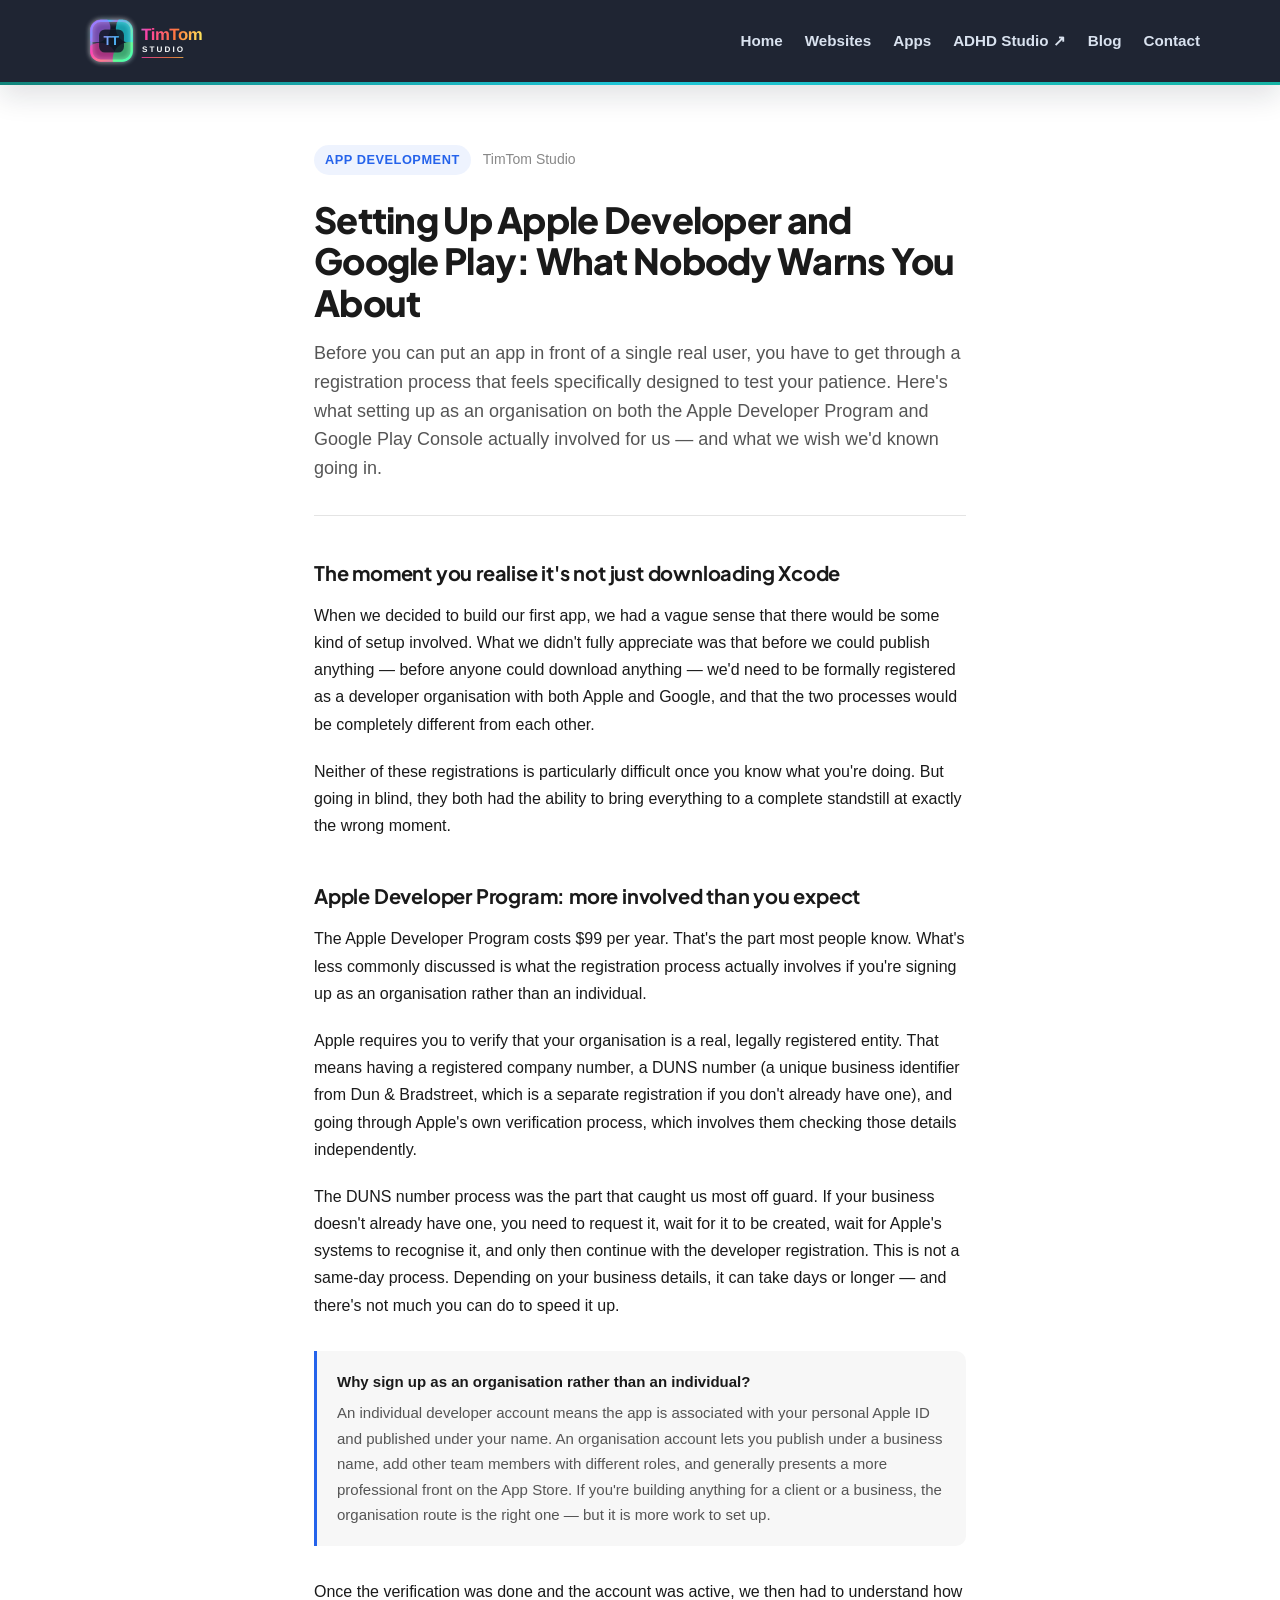
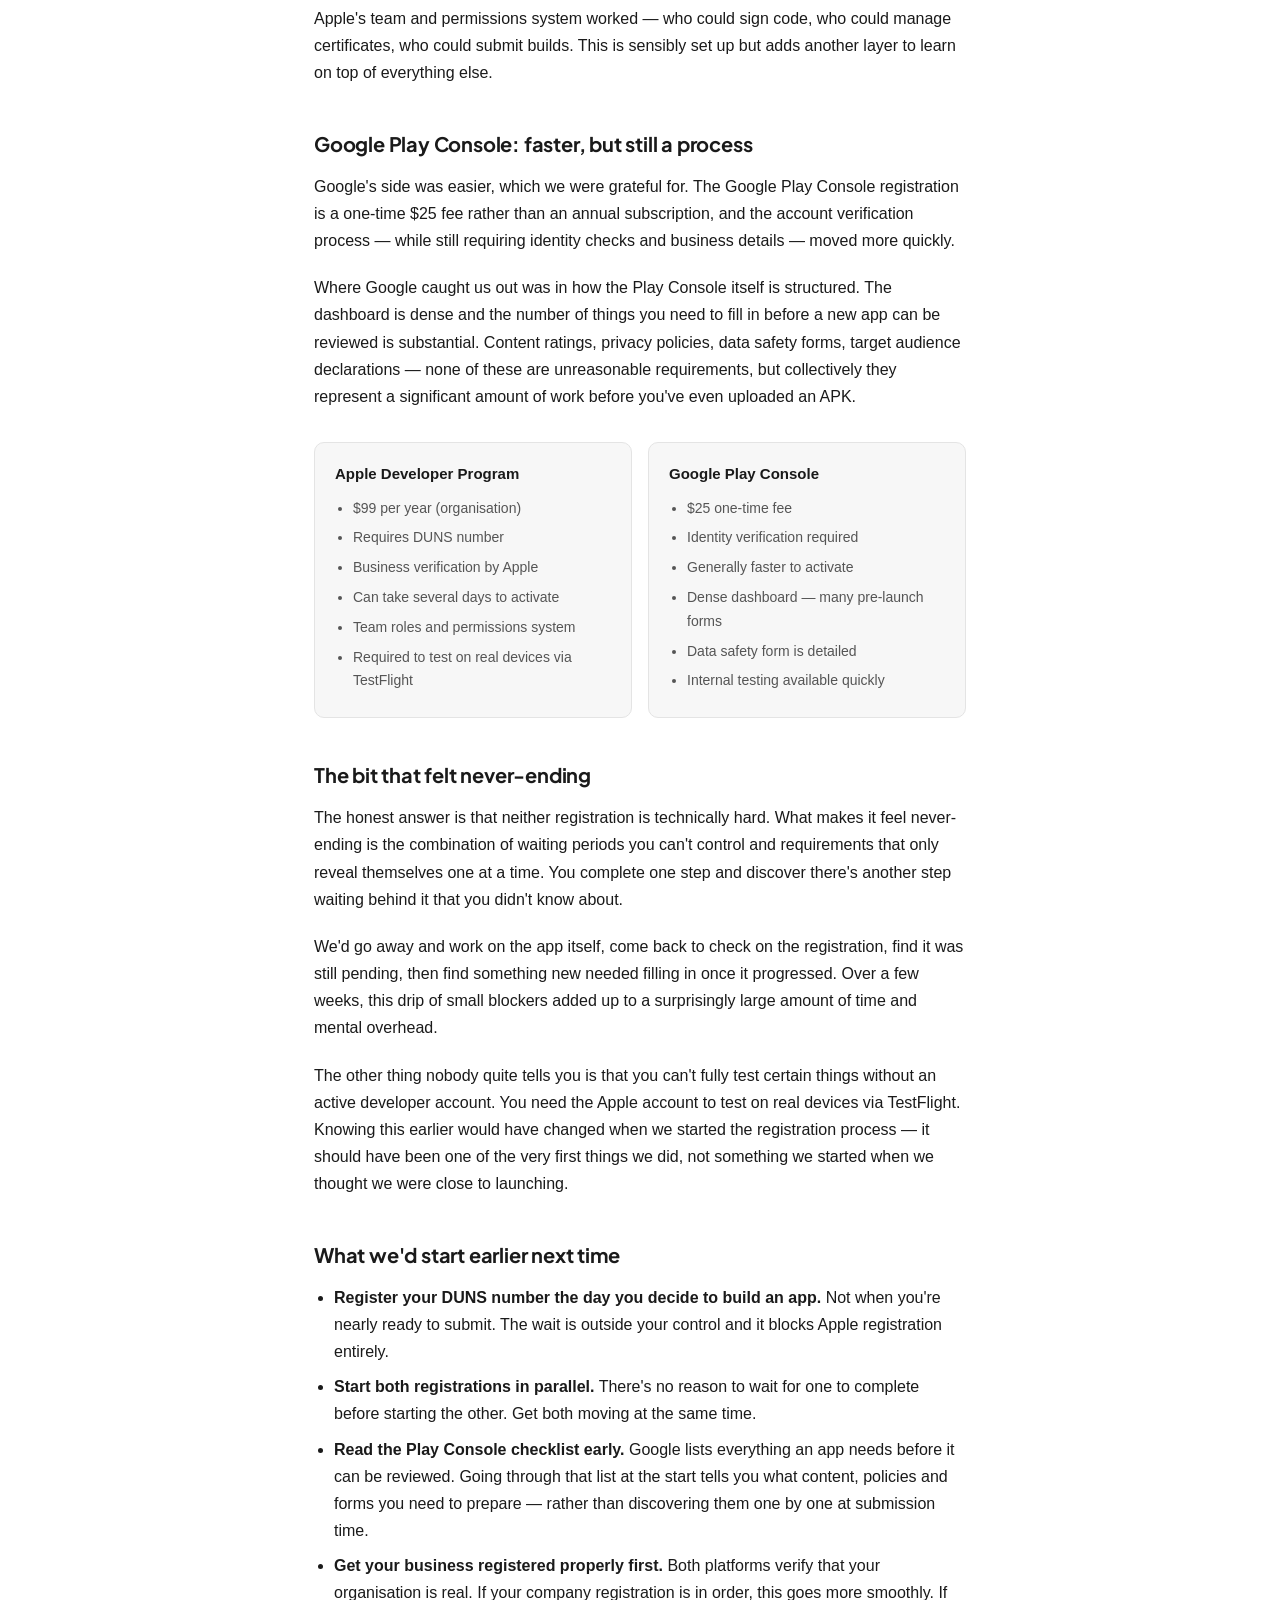
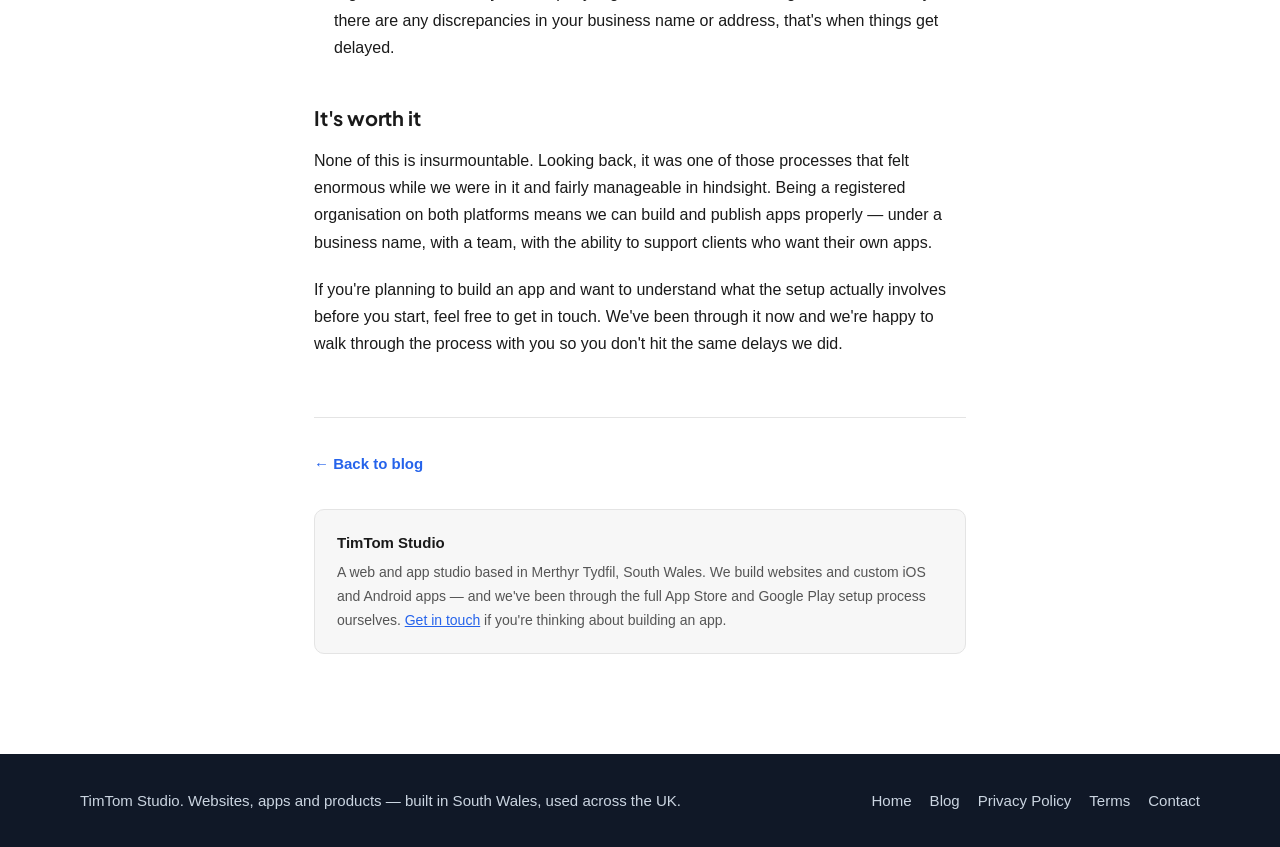
<file: blog-apple-developer-google-play.html>
<!DOCTYPE html>
<html lang="en">
<head>
    <meta charset="UTF-8">
    <meta name="viewport" content="width=device-width, initial-scale=1.0">
    <title>Setting Up Apple Developer and Google Play: What Nobody Warns You About | TimTom Studio</title>
    <meta name="description" content="We registered as an organisation on both the Apple Developer Program and Google Play Console. Here's what the process actually involved, how long it took, and what caught us out.">
    <meta name="author" content="TimTom Studio">
    <link rel="canonical" href="https://timtomstudio.co.uk/blog-apple-developer-google-play.html">
    <meta property="og:title" content="Setting Up Apple Developer and Google Play: What Nobody Warns You About">
    <meta property="og:description" content="We registered as an organisation on both platforms. Here's what the process actually involved, how long it took, and what caught us out.">
    <meta property="og:type" content="article">
    <meta property="og:url" content="https://timtomstudio.co.uk/blog-apple-developer-google-play.html">
    <meta property="og:image" content="https://timtomstudio.co.uk/assets/timtom-logo.svg">
    <meta name="twitter:card" content="summary">
    <link rel="icon" href="/assets/timtom-logo.svg" type="image/svg+xml">
    <script type="application/ld+json">
    {
        "@context": "https://schema.org",
        "@type": "BlogPosting",
        "headline": "Setting Up Apple Developer and Google Play: What Nobody Warns You About",
        "description": "We registered as an organisation on both the Apple Developer Program and Google Play Console. Here's what the process actually involved, how long it took, and what caught us out.",
        "author": { "@type": "Organization", "name": "TimTom Studio" },
        "publisher": { "@type": "Organization", "name": "TimTom Studio", "url": "https://timtomstudio.co.uk" },
        "url": "https://timtomstudio.co.uk/blog-apple-developer-google-play.html",
        "inLanguage": "en-GB"
    }
    </script>
  <link rel="preconnect" href="https://fonts.googleapis.com">
  <link rel="preconnect" href="https://fonts.gstatic.com" crossorigin>
  <link href="https://fonts.googleapis.com/css2?family=Plus+Jakarta+Sans:wght@700;800&display=swap" rel="stylesheet">
    <style>
        *, *::before, *::after { box-sizing: border-box; margin: 0; padding: 0; }

        :root {
            --bg: #ffffff;
            --surface: #f7f7f7;
            --border: #e4e4e4;
            --text: #1a1a1a;
            --text-2: #555;
            --muted: #888;
            --accent: #2563eb;
            --accent-dim: rgba(37,99,235,0.08);
            --radius: 10px;
            --max: 700px;
        }

        body {
            font-family: -apple-system, BlinkMacSystemFont, 'Segoe UI', Roboto, sans-serif;
            background: var(--bg);
            color: var(--text);
            line-height: 1.7;
            font-size: 1rem;
        }

        .site-nav {
            border-bottom: 1px solid var(--border);
            padding: 16px 24px;
        }
        .nav-inner {
            max-width: 1000px;
            margin: 0 auto;
            display: flex;
            align-items: center;
            justify-content: space-between;
            gap: 16px;
        }
        .logo img { height: 28px; display: block; }
        .nav-links { display: flex; gap: 4px; flex-wrap: wrap; }
        .nav-links a {
            color: var(--text-2);
            text-decoration: none;
            font-size: 0.875rem;
            padding: 6px 11px;
            border-radius: 6px;
            transition: background .15s, color .15s;
        }
        .nav-links a:hover { background: var(--surface); color: var(--text); }
        .nav-links a.active { color: var(--accent); }

        article {
            max-width: var(--max);
            margin: 60px auto 100px;
            padding: 0 24px;
        }

        .post-meta {
            display: flex;
            align-items: center;
            gap: 12px;
            margin-bottom: 24px;
            flex-wrap: wrap;
        }

        .category {
            display: inline-block;
            background: var(--accent-dim);
            color: var(--accent);
            font-size: 0.8rem;
            font-weight: 700;
            letter-spacing: .04em;
            text-transform: uppercase;
            padding: 4px 11px;
            border-radius: 100px;
        }

        .post-date { font-size: 0.875rem; color: var(--muted); }

        h1 {
            font-family: 'Plus Jakarta Sans', -apple-system, BlinkMacSystemFont, 'Segoe UI', Roboto, sans-serif;
            font-size: clamp(1.6rem, 4vw, 2.25rem);
            font-weight: 800;
            line-height: 1.15;
            letter-spacing: -.02em;
            margin-bottom: 16px;
        }

        .standfirst {
            font-size: 1.125rem;
            color: var(--text-2);
            margin-bottom: 40px;
            padding-bottom: 32px;
            border-bottom: 1px solid var(--border);
            line-height: 1.6;
        }

        h2 {
            font-family: 'Plus Jakarta Sans', -apple-system, BlinkMacSystemFont, 'Segoe UI', Roboto, sans-serif;
            font-size: 1.25rem;
            font-weight: 700;
            margin: 40px 0 12px;
            letter-spacing: -.01em;
        }

        p { margin-bottom: 20px; }
        p:last-child { margin-bottom: 0; }

        .callout {
            background: var(--surface);
            border-left: 3px solid var(--accent);
            border-radius: 0 var(--radius) var(--radius) 0;
            padding: 18px 20px;
            margin: 32px 0;
            color: var(--text-2);
            font-size: 0.9375rem;
        }
        .callout strong { color: var(--text); display: block; margin-bottom: 6px; }

        .comparison {
            display: grid;
            grid-template-columns: 1fr 1fr;
            gap: 16px;
            margin: 32px 0;
        }
        @media (max-width: 540px) { .comparison { grid-template-columns: 1fr; } }

        .compare-card {
            background: var(--surface);
            border: 1px solid var(--border);
            border-radius: var(--radius);
            padding: 18px 20px;
        }
        .compare-card h3 {
            font-size: .9375rem;
            font-weight: 700;
            margin-bottom: 10px;
        }
        .compare-card ul { padding-left: 18px; margin: 0; }
        .compare-card li { font-size: .875rem; color: var(--text-2); margin-bottom: 6px; }

        ul, ol { padding-left: 20px; margin-bottom: 20px; }
        li { margin-bottom: 8px; }

        .post-footer {
            margin-top: 60px;
            padding-top: 32px;
            border-top: 1px solid var(--border);
        }

        .back-link {
            display: inline-flex;
            align-items: center;
            gap: 6px;
            color: var(--accent);
            text-decoration: none;
            font-weight: 600;
            font-size: 0.9375rem;
            margin-bottom: 32px;
        }
        .back-link:hover { text-decoration: underline; }

        .author-block {
            background: var(--surface);
            border: 1px solid var(--border);
            border-radius: var(--radius);
            padding: 20px 22px;
            display: flex;
            flex-direction: column;
            gap: 6px;
        }
        .author-block strong { font-size: .9375rem; }
        .author-block p { font-size: .875rem; color: var(--text-2); margin: 0; }
        .author-block a { color: var(--accent); }

        .site-footer {
            border-top: 1px solid var(--border);
            padding: 24px;
            text-align: center;
            font-size: .875rem;
            color: var(--muted);
        }
        .site-footer a { color: var(--text-2); text-decoration: none; margin: 0 8px; }
        .site-footer a:hover { color: var(--text); }

        /* ── Site-wide header & footer (TimTom Studio) ── */
        .tt-site-header {
            position: sticky;
            top: 0;
            z-index: 100;
            background: rgba(17, 24, 39, 0.94);
            backdrop-filter: blur(16px);
            box-shadow: 0 12px 28px rgba(17, 24, 39, 0.12);
        }
        .tt-site-header::after {
            content: "";
            display: block;
            height: 3px;
            background: linear-gradient(90deg, #11857b, #20c7d9, #16b4a5);
        }
        .tt-nav {
            width: min(1120px, calc(100% - 36px));
            min-height: 82px;
            margin: 0 auto;
            display: flex;
            align-items: center;
            justify-content: space-between;
            gap: 24px;
        }
        .tt-brand-logo { width: 204px; height: auto; display: block; }
        .tt-nav-links {
            display: flex;
            align-items: center;
            gap: 22px;
            color: #d9e2ef;
            font-size: 0.95rem;
            font-weight: 650;
        }
        .tt-nav-links a { text-decoration: none; color: #d9e2ef; }
        .tt-nav-links a:hover { color: #ffffff; }
        .tt-site-footer {
            padding: 34px 0;
            background: #101827;
            color: #cbd5e1;
            font-size: 0.94rem;
        }
        .tt-footer-inner {
            width: min(1120px, calc(100% - 36px));
            margin: 0 auto;
            display: flex;
            justify-content: space-between;
            gap: 22px;
            flex-wrap: wrap;
        }
        .tt-footer-links { display: flex; gap: 18px; flex-wrap: wrap; }
        .tt-footer-links a { color: #cbd5e1; text-decoration: none; }
        .tt-footer-links a:hover { color: #ffffff; }
        @media (max-width: 880px) {
            .tt-nav { min-height: auto; padding: 18px 0; align-items: flex-start; flex-direction: column; }
            .tt-nav-links { width: 100%; overflow-x: auto; padding-bottom: 4px; }
            .tt-brand-logo { width: 176px; }
            .tt-footer-inner { flex-direction: column; }
        }
    </style>
</head>
<body>

<header class="tt-site-header">
    <nav class="tt-nav" aria-label="Main navigation">
        <a href="/"><img class="tt-brand-logo" src="/assets/timtom-logo.svg?v=3" alt="TimTom Studio"></a>
        <div class="tt-nav-links">
            <a href="/">Home</a>
            <a href="/#websites">Websites</a>
            <a href="/#app-development">Apps</a>
            <a href="https://theadhdstudio.co.uk" target="_blank" rel="noopener">ADHD Studio ↗</a>
            <a href="/blog.html">Blog</a>
            <a href="/#contact">Contact</a>
        </div>
    </nav>
</header>

<article>
    <div class="post-meta">
        <span class="category">App Development</span>
        <span class="post-date">TimTom Studio</span>
    </div>

    <h1>Setting Up Apple Developer and Google Play: What Nobody Warns You About</h1>

    <p class="standfirst">Before you can put an app in front of a single real user, you have to get through a registration process that feels specifically designed to test your patience. Here's what setting up as an organisation on both the Apple Developer Program and Google Play Console actually involved for us — and what we wish we'd known going in.</p>

    <h2>The moment you realise it's not just downloading Xcode</h2>

    <p>When we decided to build our first app, we had a vague sense that there would be some kind of setup involved. What we didn't fully appreciate was that before we could publish anything — before anyone could download anything — we'd need to be formally registered as a developer organisation with both Apple and Google, and that the two processes would be completely different from each other.</p>

    <p>Neither of these registrations is particularly difficult once you know what you're doing. But going in blind, they both had the ability to bring everything to a complete standstill at exactly the wrong moment.</p>

    <h2>Apple Developer Program: more involved than you expect</h2>

    <p>The Apple Developer Program costs $99 per year. That's the part most people know. What's less commonly discussed is what the registration process actually involves if you're signing up as an organisation rather than an individual.</p>

    <p>Apple requires you to verify that your organisation is a real, legally registered entity. That means having a registered company number, a DUNS number (a unique business identifier from Dun &amp; Bradstreet, which is a separate registration if you don't already have one), and going through Apple's own verification process, which involves them checking those details independently.</p>

    <p>The DUNS number process was the part that caught us most off guard. If your business doesn't already have one, you need to request it, wait for it to be created, wait for Apple's systems to recognise it, and only then continue with the developer registration. This is not a same-day process. Depending on your business details, it can take days or longer — and there's not much you can do to speed it up.</p>

    <div class="callout">
        <strong>Why sign up as an organisation rather than an individual?</strong>
        An individual developer account means the app is associated with your personal Apple ID and published under your name. An organisation account lets you publish under a business name, add other team members with different roles, and generally presents a more professional front on the App Store. If you're building anything for a client or a business, the organisation route is the right one — but it is more work to set up.
    </div>

    <p>Once the verification was done and the account was active, we then had to understand how Apple's team and permissions system worked — who could sign code, who could manage certificates, who could submit builds. This is sensibly set up but adds another layer to learn on top of everything else.</p>

    <h2>Google Play Console: faster, but still a process</h2>

    <p>Google's side was easier, which we were grateful for. The Google Play Console registration is a one-time $25 fee rather than an annual subscription, and the account verification process — while still requiring identity checks and business details — moved more quickly.</p>

    <p>Where Google caught us out was in how the Play Console itself is structured. The dashboard is dense and the number of things you need to fill in before a new app can be reviewed is substantial. Content ratings, privacy policies, data safety forms, target audience declarations — none of these are unreasonable requirements, but collectively they represent a significant amount of work before you've even uploaded an APK.</p>

    <div class="comparison">
        <div class="compare-card">
            <h3>Apple Developer Program</h3>
            <ul>
                <li>$99 per year (organisation)</li>
                <li>Requires DUNS number</li>
                <li>Business verification by Apple</li>
                <li>Can take several days to activate</li>
                <li>Team roles and permissions system</li>
                <li>Required to test on real devices via TestFlight</li>
            </ul>
        </div>
        <div class="compare-card">
            <h3>Google Play Console</h3>
            <ul>
                <li>$25 one-time fee</li>
                <li>Identity verification required</li>
                <li>Generally faster to activate</li>
                <li>Dense dashboard — many pre-launch forms</li>
                <li>Data safety form is detailed</li>
                <li>Internal testing available quickly</li>
            </ul>
        </div>
    </div>

    <h2>The bit that felt never-ending</h2>

    <p>The honest answer is that neither registration is technically hard. What makes it feel never-ending is the combination of waiting periods you can't control and requirements that only reveal themselves one at a time. You complete one step and discover there's another step waiting behind it that you didn't know about.</p>

    <p>We'd go away and work on the app itself, come back to check on the registration, find it was still pending, then find something new needed filling in once it progressed. Over a few weeks, this drip of small blockers added up to a surprisingly large amount of time and mental overhead.</p>

    <p>The other thing nobody quite tells you is that you can't fully test certain things without an active developer account. You need the Apple account to test on real devices via TestFlight. Knowing this earlier would have changed when we started the registration process — it should have been one of the very first things we did, not something we started when we thought we were close to launching.</p>

    <h2>What we'd start earlier next time</h2>

    <ul>
        <li><strong>Register your DUNS number the day you decide to build an app.</strong> Not when you're nearly ready to submit. The wait is outside your control and it blocks Apple registration entirely.</li>
        <li><strong>Start both registrations in parallel.</strong> There's no reason to wait for one to complete before starting the other. Get both moving at the same time.</li>
        <li><strong>Read the Play Console checklist early.</strong> Google lists everything an app needs before it can be reviewed. Going through that list at the start tells you what content, policies and forms you need to prepare — rather than discovering them one by one at submission time.</li>
        <li><strong>Get your business registered properly first.</strong> Both platforms verify that your organisation is real. If your company registration is in order, this goes more smoothly. If there are any discrepancies in your business name or address, that's when things get delayed.</li>
    </ul>

    <h2>It's worth it</h2>

    <p>None of this is insurmountable. Looking back, it was one of those processes that felt enormous while we were in it and fairly manageable in hindsight. Being a registered organisation on both platforms means we can build and publish apps properly — under a business name, with a team, with the ability to support clients who want their own apps.</p>

    <p>If you're planning to build an app and want to understand what the setup actually involves before you start, feel free to get in touch. We've been through it now and we're happy to walk through the process with you so you don't hit the same delays we did.</p>

    <div class="post-footer">
        <a class="back-link" href="/blog.html">← Back to blog</a>
        <div class="author-block">
            <strong>TimTom Studio</strong>
            <p>A web and app studio based in Merthyr Tydfil, South Wales. We build websites and custom iOS and Android apps — and we've been through the full App Store and Google Play setup process ourselves. <a href="/#contact">Get in touch</a> if you're thinking about building an app.</p>
        </div>
    </div>
</article>

<footer class="tt-site-footer">
    <div class="tt-footer-inner">
        <span>TimTom Studio. Websites, apps and products — built in South Wales, used across the UK.</span>
        <div class="tt-footer-links">
            <a href="/">Home</a>
            <a href="/blog.html">Blog</a>
            <a href="/privacy.html">Privacy Policy</a>
            <a href="/terms.html">Terms</a>
            <a href="/#contact">Contact</a>
        </div>
    </div>
</footer>

</body>
</html>
</file>
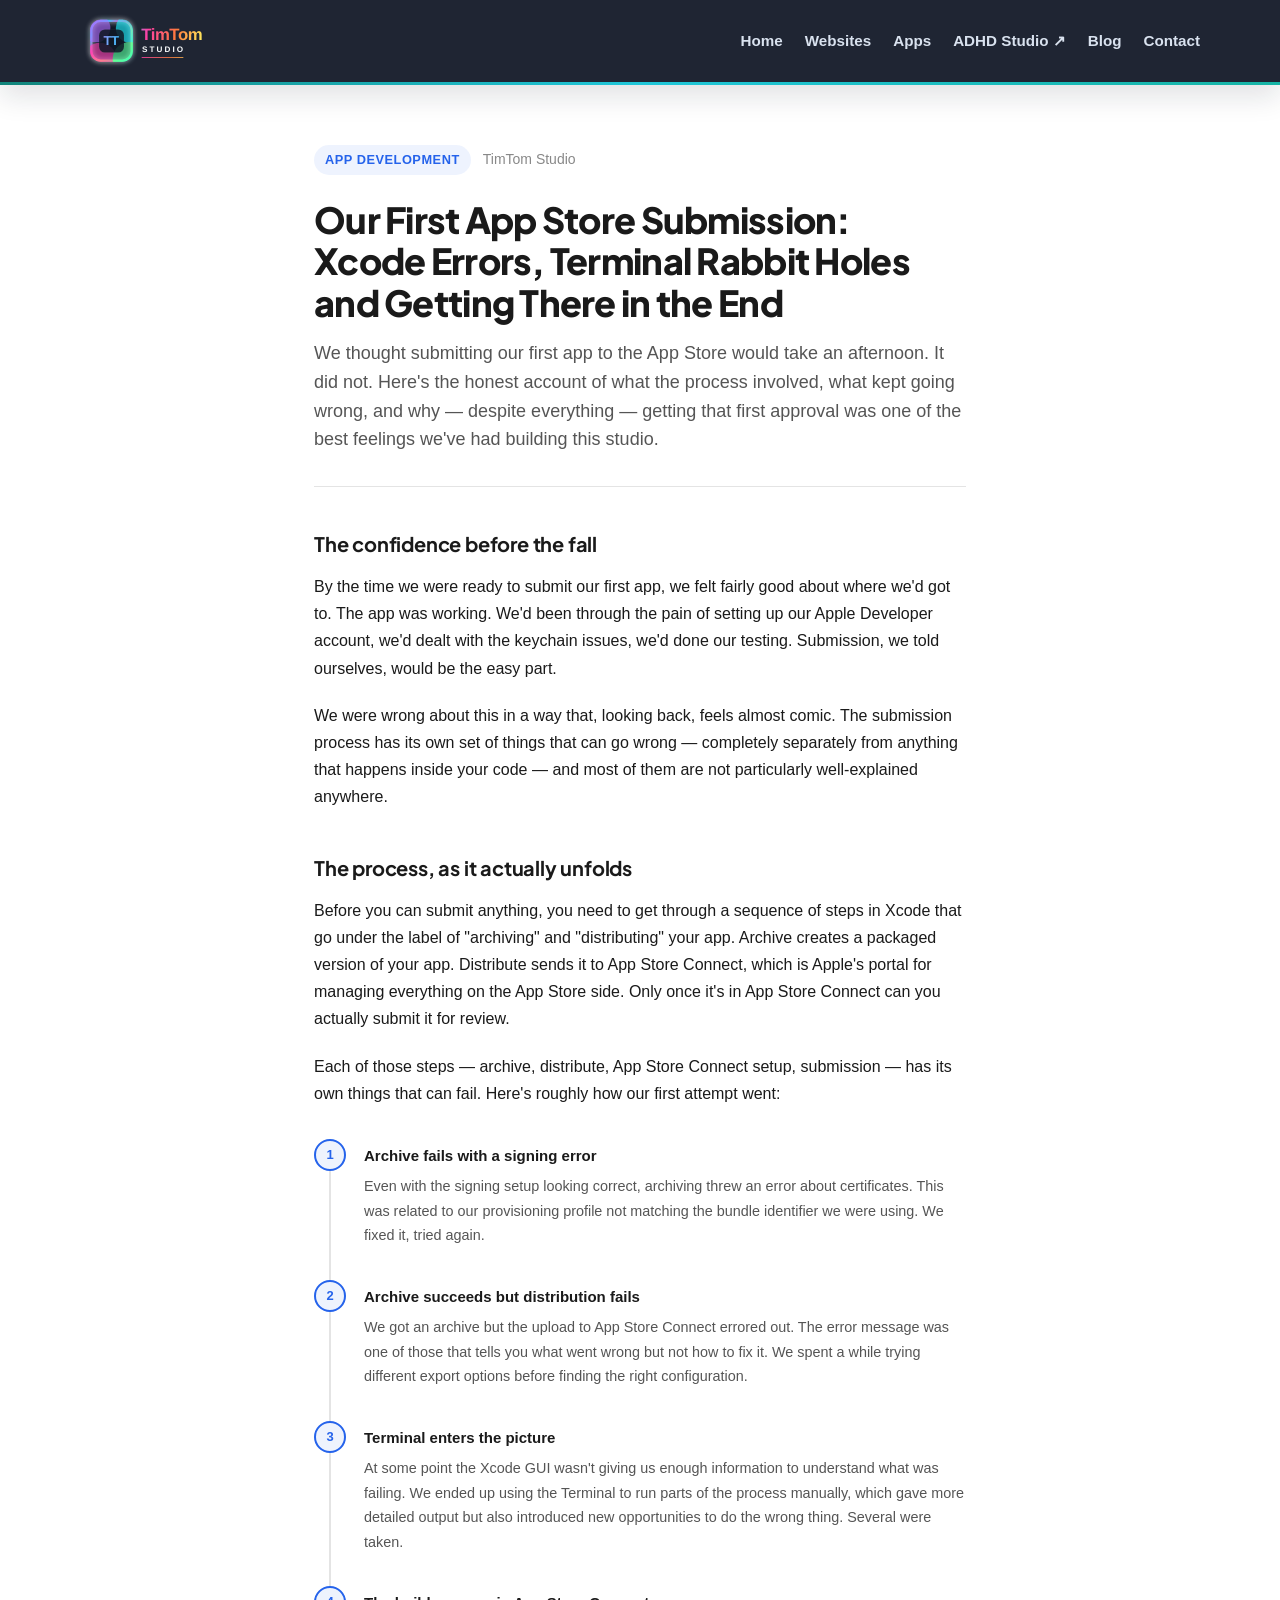
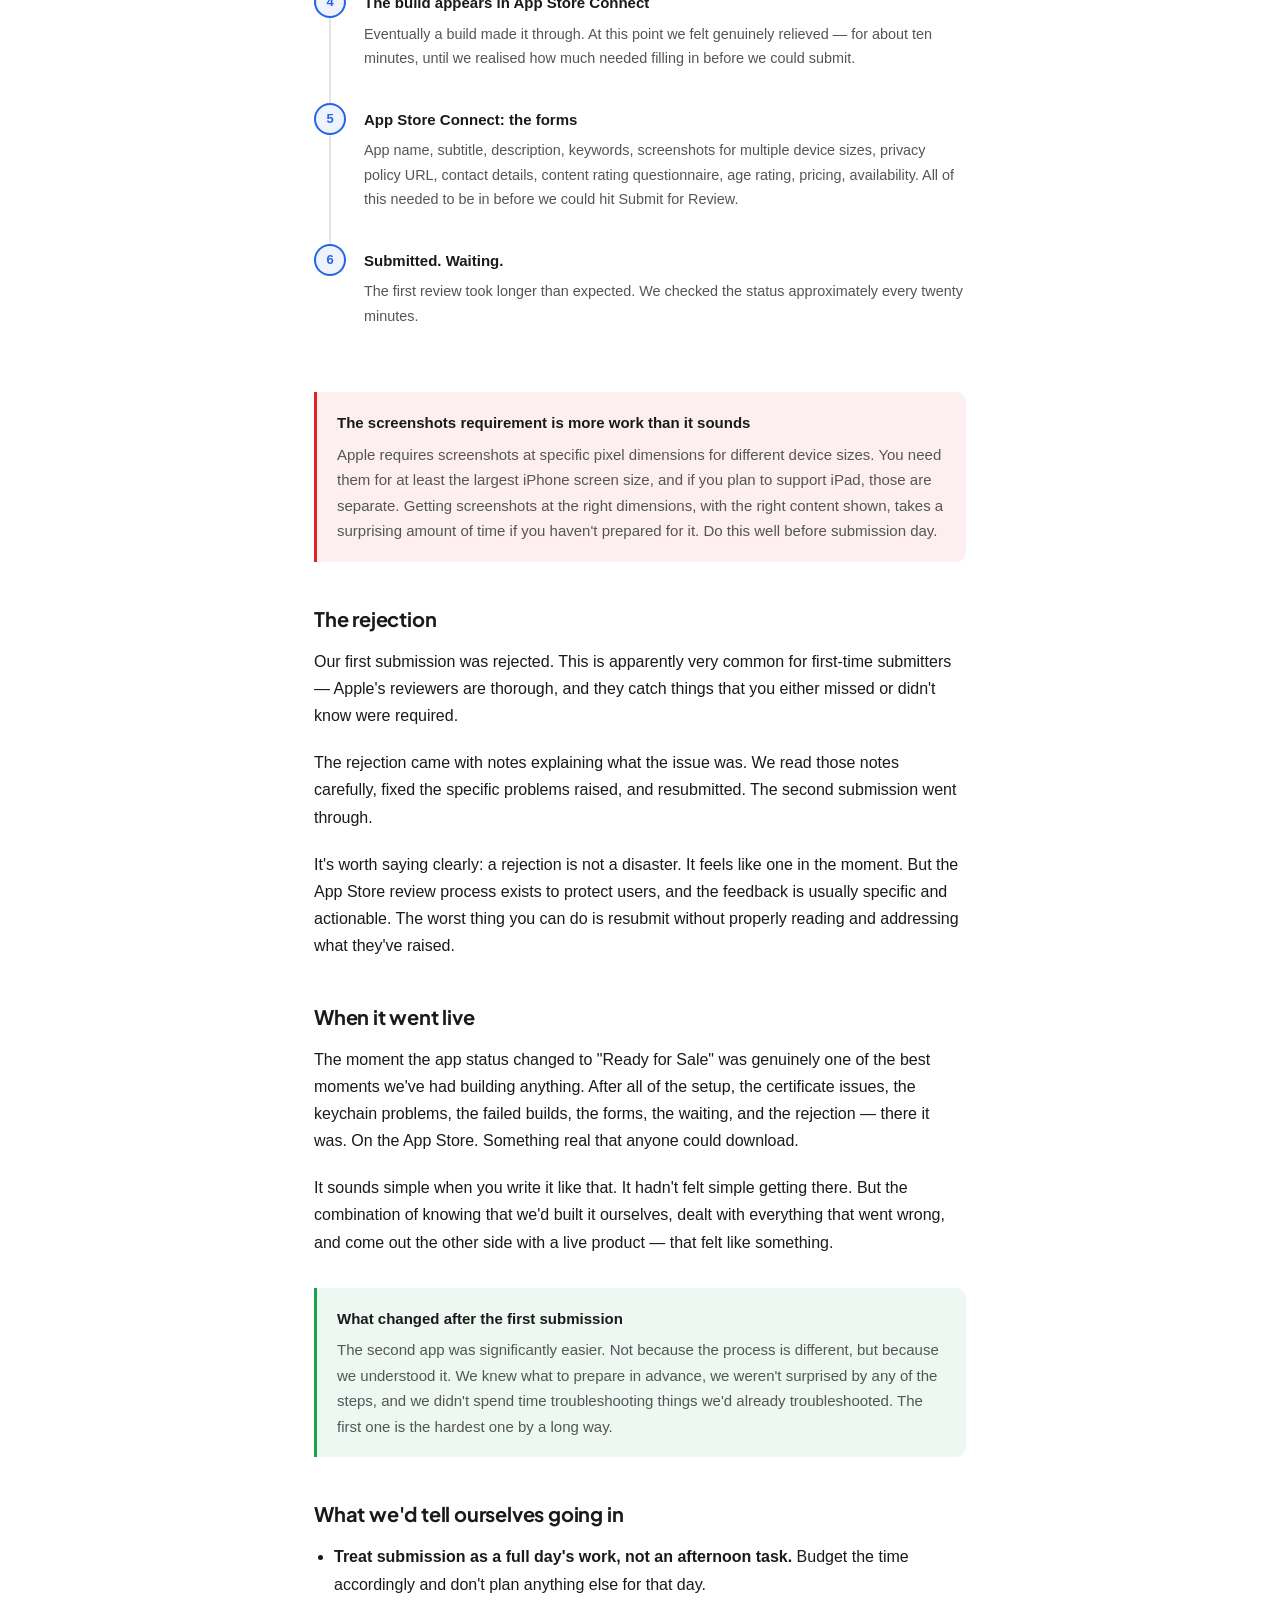
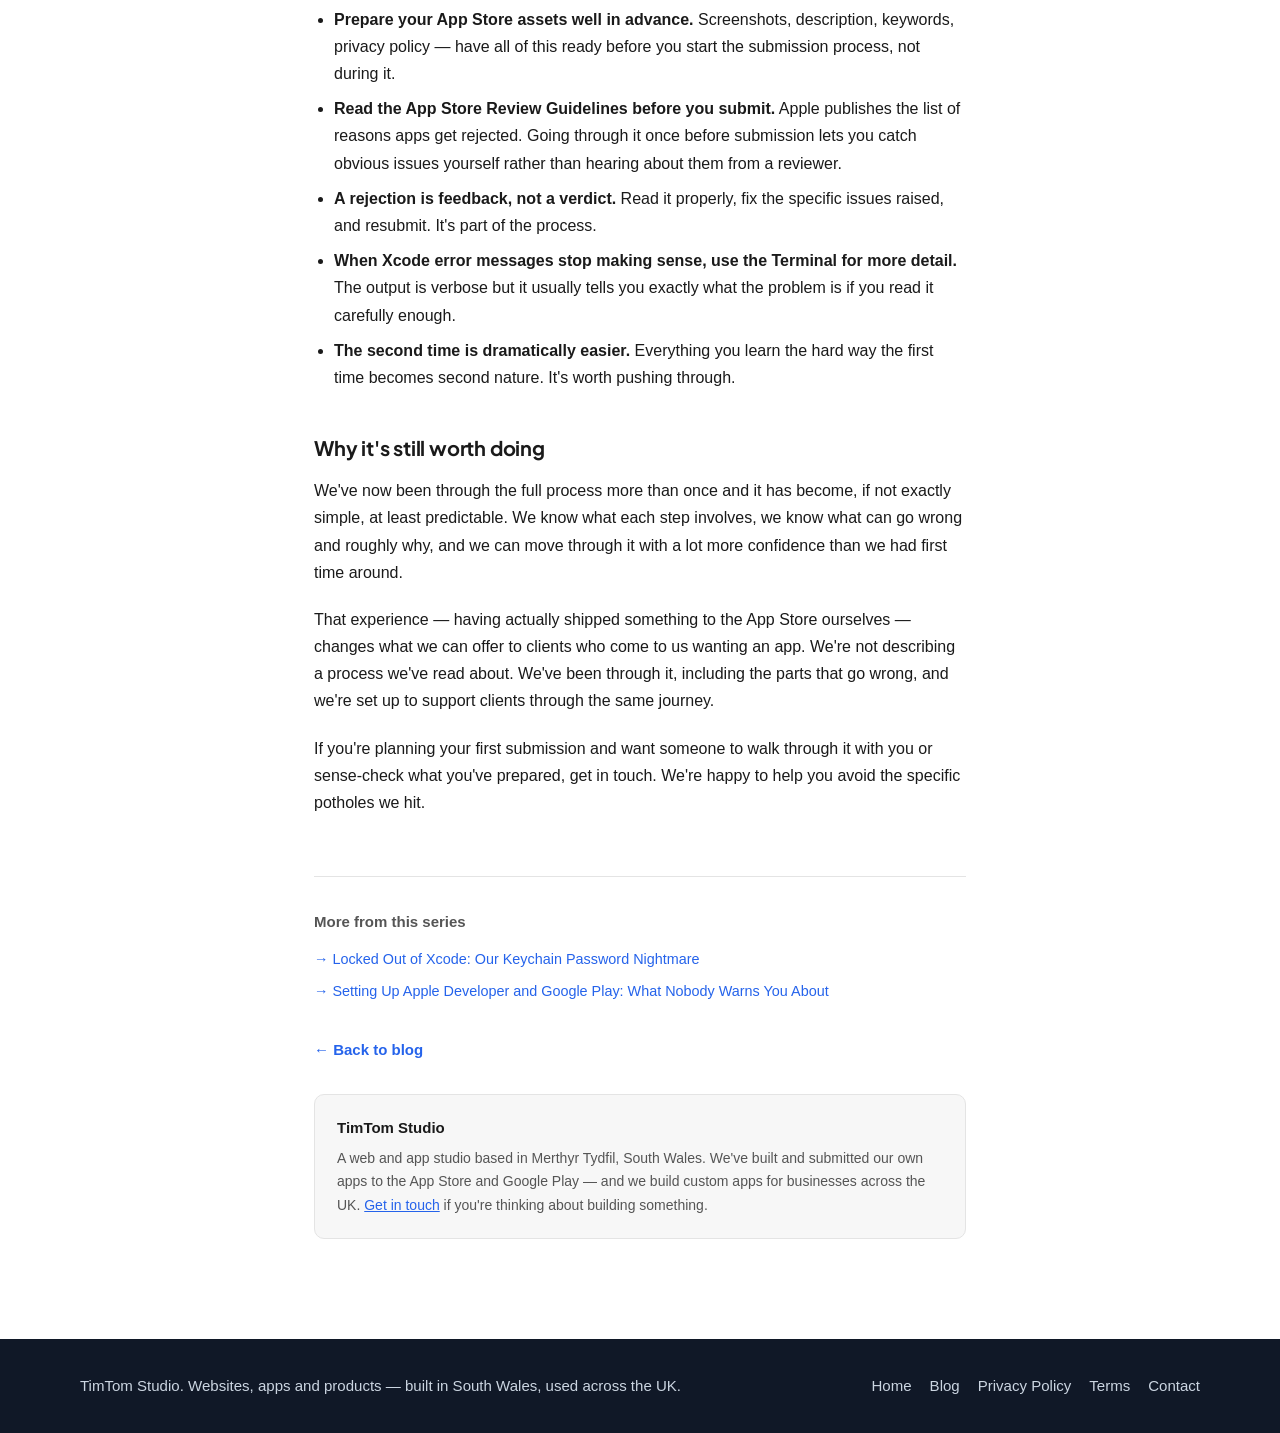
<file: blog-first-app-store-submission.html>
<!DOCTYPE html>
<html lang="en">
<head>
    <meta charset="UTF-8">
    <meta name="viewport" content="width=device-width, initial-scale=1.0">
    <title>Our First App Store Submission: Xcode Errors, Terminal Rabbit Holes and Getting There in the End | TimTom Studio</title>
    <meta name="description" content="We thought submitting our first app to the App Store would take an afternoon. It did not. Here's the honest account of what the process involved — and why it was still worth every bit of it.">
    <meta name="author" content="TimTom Studio">
    <link rel="canonical" href="https://timtomstudio.co.uk/blog-first-app-store-submission.html">
    <meta property="og:title" content="Our First App Store Submission: Xcode Errors, Terminal Rabbit Holes and Getting There in the End">
    <meta property="og:description" content="We thought it would take an afternoon. Here's the honest account of what submitting our first app to the App Store actually involved.">
    <meta property="og:type" content="article">
    <meta property="og:url" content="https://timtomstudio.co.uk/blog-first-app-store-submission.html">
    <meta property="og:image" content="https://timtomstudio.co.uk/assets/timtom-logo.svg">
    <meta name="twitter:card" content="summary">
    <link rel="icon" href="/assets/timtom-logo.svg" type="image/svg+xml">
    <script type="application/ld+json">
    {
        "@context": "https://schema.org",
        "@type": "BlogPosting",
        "headline": "Our First App Store Submission: Xcode Errors, Terminal Rabbit Holes and Getting There in the End",
        "description": "We thought submitting our first app to the App Store would take an afternoon. It did not. Here's the honest account of what the process involved — and why it was still worth every bit of it.",
        "author": { "@type": "Organization", "name": "TimTom Studio" },
        "publisher": { "@type": "Organization", "name": "TimTom Studio", "url": "https://timtomstudio.co.uk" },
        "url": "https://timtomstudio.co.uk/blog-first-app-store-submission.html",
        "inLanguage": "en-GB"
    }
    </script>
  <link rel="preconnect" href="https://fonts.googleapis.com">
  <link rel="preconnect" href="https://fonts.gstatic.com" crossorigin>
  <link href="https://fonts.googleapis.com/css2?family=Plus+Jakarta+Sans:wght@700;800&display=swap" rel="stylesheet">
    <style>
        *, *::before, *::after { box-sizing: border-box; margin: 0; padding: 0; }

        :root {
            --bg: #ffffff;
            --surface: #f7f7f7;
            --border: #e4e4e4;
            --text: #1a1a1a;
            --text-2: #555;
            --muted: #888;
            --accent: #2563eb;
            --accent-dim: rgba(37,99,235,0.08);
            --green: #16a34a;
            --green-dim: rgba(22,163,74,0.08);
            --red: #dc2626;
            --red-dim: rgba(220,38,38,0.07);
            --radius: 10px;
            --max: 700px;
        }

        body {
            font-family: -apple-system, BlinkMacSystemFont, 'Segoe UI', Roboto, sans-serif;
            background: var(--bg);
            color: var(--text);
            line-height: 1.7;
            font-size: 1rem;
        }

        .site-nav {
            border-bottom: 1px solid var(--border);
            padding: 16px 24px;
        }
        .nav-inner {
            max-width: 1000px;
            margin: 0 auto;
            display: flex;
            align-items: center;
            justify-content: space-between;
            gap: 16px;
        }
        .logo img { height: 28px; display: block; }
        .nav-links { display: flex; gap: 4px; flex-wrap: wrap; }
        .nav-links a {
            color: var(--text-2);
            text-decoration: none;
            font-size: 0.875rem;
            padding: 6px 11px;
            border-radius: 6px;
            transition: background .15s, color .15s;
        }
        .nav-links a:hover { background: var(--surface); color: var(--text); }
        .nav-links a.active { color: var(--accent); }

        article {
            max-width: var(--max);
            margin: 60px auto 100px;
            padding: 0 24px;
        }

        .post-meta {
            display: flex;
            align-items: center;
            gap: 12px;
            margin-bottom: 24px;
            flex-wrap: wrap;
        }

        .category {
            display: inline-block;
            background: var(--accent-dim);
            color: var(--accent);
            font-size: 0.8rem;
            font-weight: 700;
            letter-spacing: .04em;
            text-transform: uppercase;
            padding: 4px 11px;
            border-radius: 100px;
        }

        .post-date { font-size: 0.875rem; color: var(--muted); }

        h1 {
            font-family: 'Plus Jakarta Sans', -apple-system, BlinkMacSystemFont, 'Segoe UI', Roboto, sans-serif;
            font-size: clamp(1.6rem, 4vw, 2.25rem);
            font-weight: 800;
            line-height: 1.15;
            letter-spacing: -.02em;
            margin-bottom: 16px;
        }

        .standfirst {
            font-size: 1.125rem;
            color: var(--text-2);
            margin-bottom: 40px;
            padding-bottom: 32px;
            border-bottom: 1px solid var(--border);
            line-height: 1.6;
        }

        h2 {
            font-family: 'Plus Jakarta Sans', -apple-system, BlinkMacSystemFont, 'Segoe UI', Roboto, sans-serif;
            font-size: 1.25rem;
            font-weight: 700;
            margin: 40px 0 12px;
            letter-spacing: -.01em;
        }

        p { margin-bottom: 20px; }
        p:last-child { margin-bottom: 0; }

        .callout {
            background: var(--surface);
            border-left: 3px solid var(--accent);
            border-radius: 0 var(--radius) var(--radius) 0;
            padding: 18px 20px;
            margin: 32px 0;
            color: var(--text-2);
            font-size: 0.9375rem;
        }
        .callout strong { color: var(--text); display: block; margin-bottom: 6px; }

        .callout.warning {
            border-left-color: var(--red);
            background: var(--red-dim);
        }

        .callout.success {
            border-left-color: var(--green);
            background: var(--green-dim);
        }

        .stage-list {
            margin: 32px 0;
            display: flex;
            flex-direction: column;
            gap: 0;
        }

        .stage {
            display: flex;
            gap: 18px;
            padding: 0 0 32px 0;
            position: relative;
        }

        .stage:not(:last-child)::before {
            content: '';
            position: absolute;
            left: 15px;
            top: 32px;
            bottom: 0;
            width: 2px;
            background: var(--border);
        }

        .stage-num {
            flex-shrink: 0;
            width: 32px;
            height: 32px;
            border-radius: 50%;
            background: var(--accent-dim);
            border: 2px solid var(--accent);
            color: var(--accent);
            font-size: .8125rem;
            font-weight: 800;
            display: flex;
            align-items: center;
            justify-content: center;
            position: relative;
            z-index: 1;
        }

        .stage-body { flex: 1; padding-top: 4px; }
        .stage-body strong { display: block; font-size: .9375rem; margin-bottom: 6px; }
        .stage-body p { font-size: .9rem; color: var(--text-2); margin: 0; }

        ul, ol { padding-left: 20px; margin-bottom: 20px; }
        li { margin-bottom: 8px; }

        .post-footer {
            margin-top: 60px;
            padding-top: 32px;
            border-top: 1px solid var(--border);
        }

        .back-link {
            display: inline-flex;
            align-items: center;
            gap: 6px;
            color: var(--accent);
            text-decoration: none;
            font-weight: 600;
            font-size: 0.9375rem;
            margin-bottom: 32px;
        }
        .back-link:hover { text-decoration: underline; }

        .related-posts {
            margin-bottom: 32px;
        }
        .related-posts h3 {
            font-size: .9375rem;
            font-weight: 700;
            margin-bottom: 12px;
            color: var(--text-2);
        }
        .related-links { display: flex; flex-direction: column; gap: 8px; }
        .related-links a {
            color: var(--accent);
            text-decoration: none;
            font-size: .9rem;
            display: flex;
            align-items: center;
            gap: 6px;
        }
        .related-links a:hover { text-decoration: underline; }

        .author-block {
            background: var(--surface);
            border: 1px solid var(--border);
            border-radius: var(--radius);
            padding: 20px 22px;
            display: flex;
            flex-direction: column;
            gap: 6px;
        }
        .author-block strong { font-size: .9375rem; }
        .author-block p { font-size: .875rem; color: var(--text-2); margin: 0; }
        .author-block a { color: var(--accent); }

        .site-footer {
            border-top: 1px solid var(--border);
            padding: 24px;
            text-align: center;
            font-size: .875rem;
            color: var(--muted);
        }
        .site-footer a { color: var(--text-2); text-decoration: none; margin: 0 8px; }
        .site-footer a:hover { color: var(--text); }

        /* ── Site-wide header & footer (TimTom Studio) ── */
        .tt-site-header {
            position: sticky;
            top: 0;
            z-index: 100;
            background: rgba(17, 24, 39, 0.94);
            backdrop-filter: blur(16px);
            box-shadow: 0 12px 28px rgba(17, 24, 39, 0.12);
        }
        .tt-site-header::after {
            content: "";
            display: block;
            height: 3px;
            background: linear-gradient(90deg, #11857b, #20c7d9, #16b4a5);
        }
        .tt-nav {
            width: min(1120px, calc(100% - 36px));
            min-height: 82px;
            margin: 0 auto;
            display: flex;
            align-items: center;
            justify-content: space-between;
            gap: 24px;
        }
        .tt-brand-logo { width: 204px; height: auto; display: block; }
        .tt-nav-links {
            display: flex;
            align-items: center;
            gap: 22px;
            color: #d9e2ef;
            font-size: 0.95rem;
            font-weight: 650;
        }
        .tt-nav-links a { text-decoration: none; color: #d9e2ef; }
        .tt-nav-links a:hover { color: #ffffff; }
        .tt-site-footer {
            padding: 34px 0;
            background: #101827;
            color: #cbd5e1;
            font-size: 0.94rem;
        }
        .tt-footer-inner {
            width: min(1120px, calc(100% - 36px));
            margin: 0 auto;
            display: flex;
            justify-content: space-between;
            gap: 22px;
            flex-wrap: wrap;
        }
        .tt-footer-links { display: flex; gap: 18px; flex-wrap: wrap; }
        .tt-footer-links a { color: #cbd5e1; text-decoration: none; }
        .tt-footer-links a:hover { color: #ffffff; }
        @media (max-width: 880px) {
            .tt-nav { min-height: auto; padding: 18px 0; align-items: flex-start; flex-direction: column; }
            .tt-nav-links { width: 100%; overflow-x: auto; padding-bottom: 4px; }
            .tt-brand-logo { width: 176px; }
            .tt-footer-inner { flex-direction: column; }
        }
    </style>
</head>
<body>

<header class="tt-site-header">
    <nav class="tt-nav" aria-label="Main navigation">
        <a href="/"><img class="tt-brand-logo" src="/assets/timtom-logo.svg?v=3" alt="TimTom Studio"></a>
        <div class="tt-nav-links">
            <a href="/">Home</a>
            <a href="/#websites">Websites</a>
            <a href="/#app-development">Apps</a>
            <a href="https://theadhdstudio.co.uk" target="_blank" rel="noopener">ADHD Studio ↗</a>
            <a href="/blog.html">Blog</a>
            <a href="/#contact">Contact</a>
        </div>
    </nav>
</header>

<article>
    <div class="post-meta">
        <span class="category">App Development</span>
        <span class="post-date">TimTom Studio</span>
    </div>

    <h1>Our First App Store Submission: Xcode Errors, Terminal Rabbit Holes and Getting There in the End</h1>

    <p class="standfirst">We thought submitting our first app to the App Store would take an afternoon. It did not. Here's the honest account of what the process involved, what kept going wrong, and why — despite everything — getting that first approval was one of the best feelings we've had building this studio.</p>

    <h2>The confidence before the fall</h2>

    <p>By the time we were ready to submit our first app, we felt fairly good about where we'd got to. The app was working. We'd been through the pain of setting up our Apple Developer account, we'd dealt with the keychain issues, we'd done our testing. Submission, we told ourselves, would be the easy part.</p>

    <p>We were wrong about this in a way that, looking back, feels almost comic. The submission process has its own set of things that can go wrong — completely separately from anything that happens inside your code — and most of them are not particularly well-explained anywhere.</p>

    <h2>The process, as it actually unfolds</h2>

    <p>Before you can submit anything, you need to get through a sequence of steps in Xcode that go under the label of "archiving" and "distributing" your app. Archive creates a packaged version of your app. Distribute sends it to App Store Connect, which is Apple's portal for managing everything on the App Store side. Only once it's in App Store Connect can you actually submit it for review.</p>

    <p>Each of those steps — archive, distribute, App Store Connect setup, submission — has its own things that can fail. Here's roughly how our first attempt went:</p>

    <div class="stage-list">
        <div class="stage">
            <div class="stage-num">1</div>
            <div class="stage-body">
                <strong>Archive fails with a signing error</strong>
                <p>Even with the signing setup looking correct, archiving threw an error about certificates. This was related to our provisioning profile not matching the bundle identifier we were using. We fixed it, tried again.</p>
            </div>
        </div>
        <div class="stage">
            <div class="stage-num">2</div>
            <div class="stage-body">
                <strong>Archive succeeds but distribution fails</strong>
                <p>We got an archive but the upload to App Store Connect errored out. The error message was one of those that tells you what went wrong but not how to fix it. We spent a while trying different export options before finding the right configuration.</p>
            </div>
        </div>
        <div class="stage">
            <div class="stage-num">3</div>
            <div class="stage-body">
                <strong>Terminal enters the picture</strong>
                <p>At some point the Xcode GUI wasn't giving us enough information to understand what was failing. We ended up using the Terminal to run parts of the process manually, which gave more detailed output but also introduced new opportunities to do the wrong thing. Several were taken.</p>
            </div>
        </div>
        <div class="stage">
            <div class="stage-num">4</div>
            <div class="stage-body">
                <strong>The build appears in App Store Connect</strong>
                <p>Eventually a build made it through. At this point we felt genuinely relieved — for about ten minutes, until we realised how much needed filling in before we could submit.</p>
            </div>
        </div>
        <div class="stage">
            <div class="stage-num">5</div>
            <div class="stage-body">
                <strong>App Store Connect: the forms</strong>
                <p>App name, subtitle, description, keywords, screenshots for multiple device sizes, privacy policy URL, contact details, content rating questionnaire, age rating, pricing, availability. All of this needed to be in before we could hit Submit for Review.</p>
            </div>
        </div>
        <div class="stage">
            <div class="stage-num">6</div>
            <div class="stage-body">
                <strong>Submitted. Waiting.</strong>
                <p>The first review took longer than expected. We checked the status approximately every twenty minutes.</p>
            </div>
        </div>
    </div>

    <div class="callout warning">
        <strong>The screenshots requirement is more work than it sounds</strong>
        Apple requires screenshots at specific pixel dimensions for different device sizes. You need them for at least the largest iPhone screen size, and if you plan to support iPad, those are separate. Getting screenshots at the right dimensions, with the right content shown, takes a surprising amount of time if you haven't prepared for it. Do this well before submission day.
    </div>

    <h2>The rejection</h2>

    <p>Our first submission was rejected. This is apparently very common for first-time submitters — Apple's reviewers are thorough, and they catch things that you either missed or didn't know were required.</p>

    <p>The rejection came with notes explaining what the issue was. We read those notes carefully, fixed the specific problems raised, and resubmitted. The second submission went through.</p>

    <p>It's worth saying clearly: a rejection is not a disaster. It feels like one in the moment. But the App Store review process exists to protect users, and the feedback is usually specific and actionable. The worst thing you can do is resubmit without properly reading and addressing what they've raised.</p>

    <h2>When it went live</h2>

    <p>The moment the app status changed to "Ready for Sale" was genuinely one of the best moments we've had building anything. After all of the setup, the certificate issues, the keychain problems, the failed builds, the forms, the waiting, and the rejection — there it was. On the App Store. Something real that anyone could download.</p>

    <p>It sounds simple when you write it like that. It hadn't felt simple getting there. But the combination of knowing that we'd built it ourselves, dealt with everything that went wrong, and come out the other side with a live product — that felt like something.</p>

    <div class="callout success">
        <strong>What changed after the first submission</strong>
        The second app was significantly easier. Not because the process is different, but because we understood it. We knew what to prepare in advance, we weren't surprised by any of the steps, and we didn't spend time troubleshooting things we'd already troubleshooted. The first one is the hardest one by a long way.
    </div>

    <h2>What we'd tell ourselves going in</h2>

    <ul>
        <li><strong>Treat submission as a full day's work, not an afternoon task.</strong> Budget the time accordingly and don't plan anything else for that day.</li>
        <li><strong>Prepare your App Store assets well in advance.</strong> Screenshots, description, keywords, privacy policy — have all of this ready before you start the submission process, not during it.</li>
        <li><strong>Read the App Store Review Guidelines before you submit.</strong> Apple publishes the list of reasons apps get rejected. Going through it once before submission lets you catch obvious issues yourself rather than hearing about them from a reviewer.</li>
        <li><strong>A rejection is feedback, not a verdict.</strong> Read it properly, fix the specific issues raised, and resubmit. It's part of the process.</li>
        <li><strong>When Xcode error messages stop making sense, use the Terminal for more detail.</strong> The output is verbose but it usually tells you exactly what the problem is if you read it carefully enough.</li>
        <li><strong>The second time is dramatically easier.</strong> Everything you learn the hard way the first time becomes second nature. It's worth pushing through.</li>
    </ul>

    <h2>Why it's still worth doing</h2>

    <p>We've now been through the full process more than once and it has become, if not exactly simple, at least predictable. We know what each step involves, we know what can go wrong and roughly why, and we can move through it with a lot more confidence than we had first time around.</p>

    <p>That experience — having actually shipped something to the App Store ourselves — changes what we can offer to clients who come to us wanting an app. We're not describing a process we've read about. We've been through it, including the parts that go wrong, and we're set up to support clients through the same journey.</p>

    <p>If you're planning your first submission and want someone to walk through it with you or sense-check what you've prepared, get in touch. We're happy to help you avoid the specific potholes we hit.</p>

    <div class="post-footer">
        <div class="related-posts">
            <h3>More from this series</h3>
            <div class="related-links">
                <a href="/blog-xcode-keychain.html">→ Locked Out of Xcode: Our Keychain Password Nightmare</a>
                <a href="/blog-apple-developer-google-play.html">→ Setting Up Apple Developer and Google Play: What Nobody Warns You About</a>
            </div>
        </div>

        <a class="back-link" href="/blog.html">← Back to blog</a>

        <div class="author-block">
            <strong>TimTom Studio</strong>
            <p>A web and app studio based in Merthyr Tydfil, South Wales. We've built and submitted our own apps to the App Store and Google Play — and we build custom apps for businesses across the UK. <a href="/#contact">Get in touch</a> if you're thinking about building something.</p>
        </div>
    </div>
</article>

<footer class="tt-site-footer">
    <div class="tt-footer-inner">
        <span>TimTom Studio. Websites, apps and products — built in South Wales, used across the UK.</span>
        <div class="tt-footer-links">
            <a href="/">Home</a>
            <a href="/blog.html">Blog</a>
            <a href="/privacy.html">Privacy Policy</a>
            <a href="/terms.html">Terms</a>
            <a href="/#contact">Contact</a>
        </div>
    </div>
</footer>

</body>
</html>
</file>
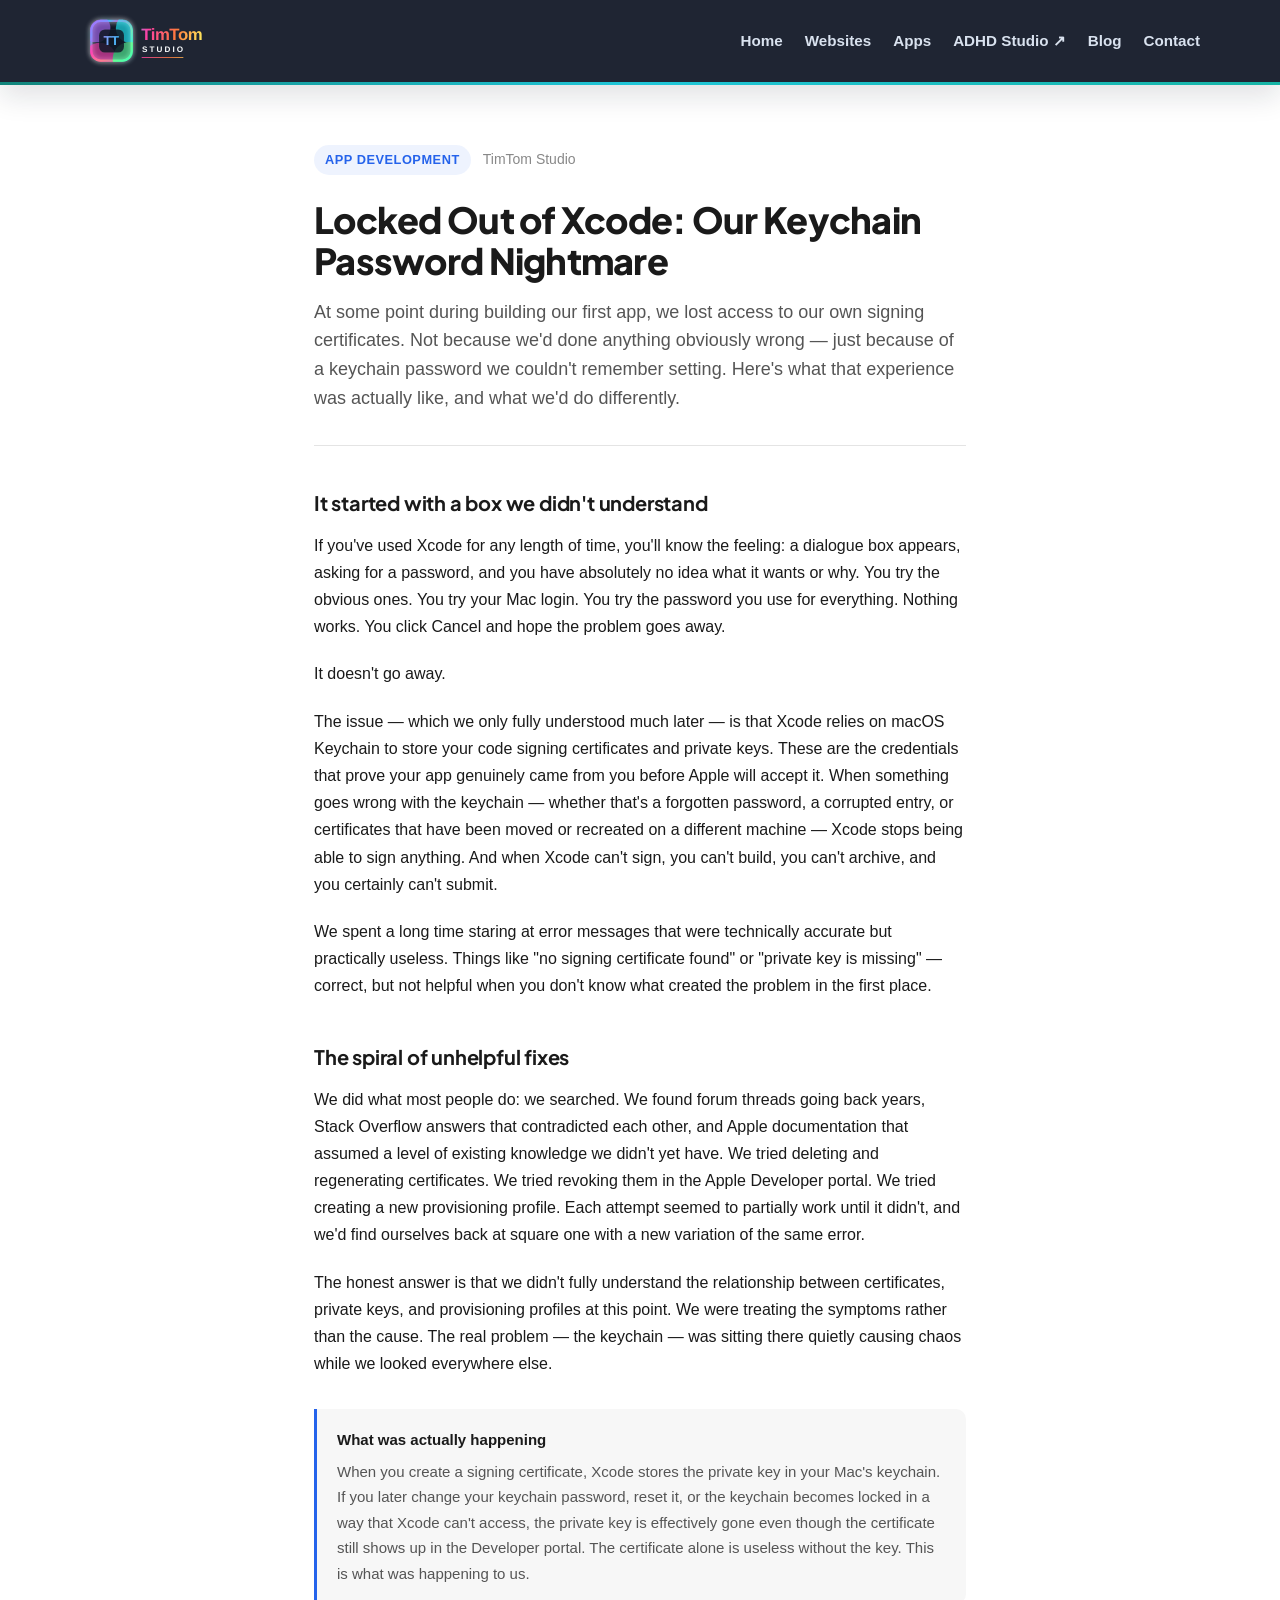
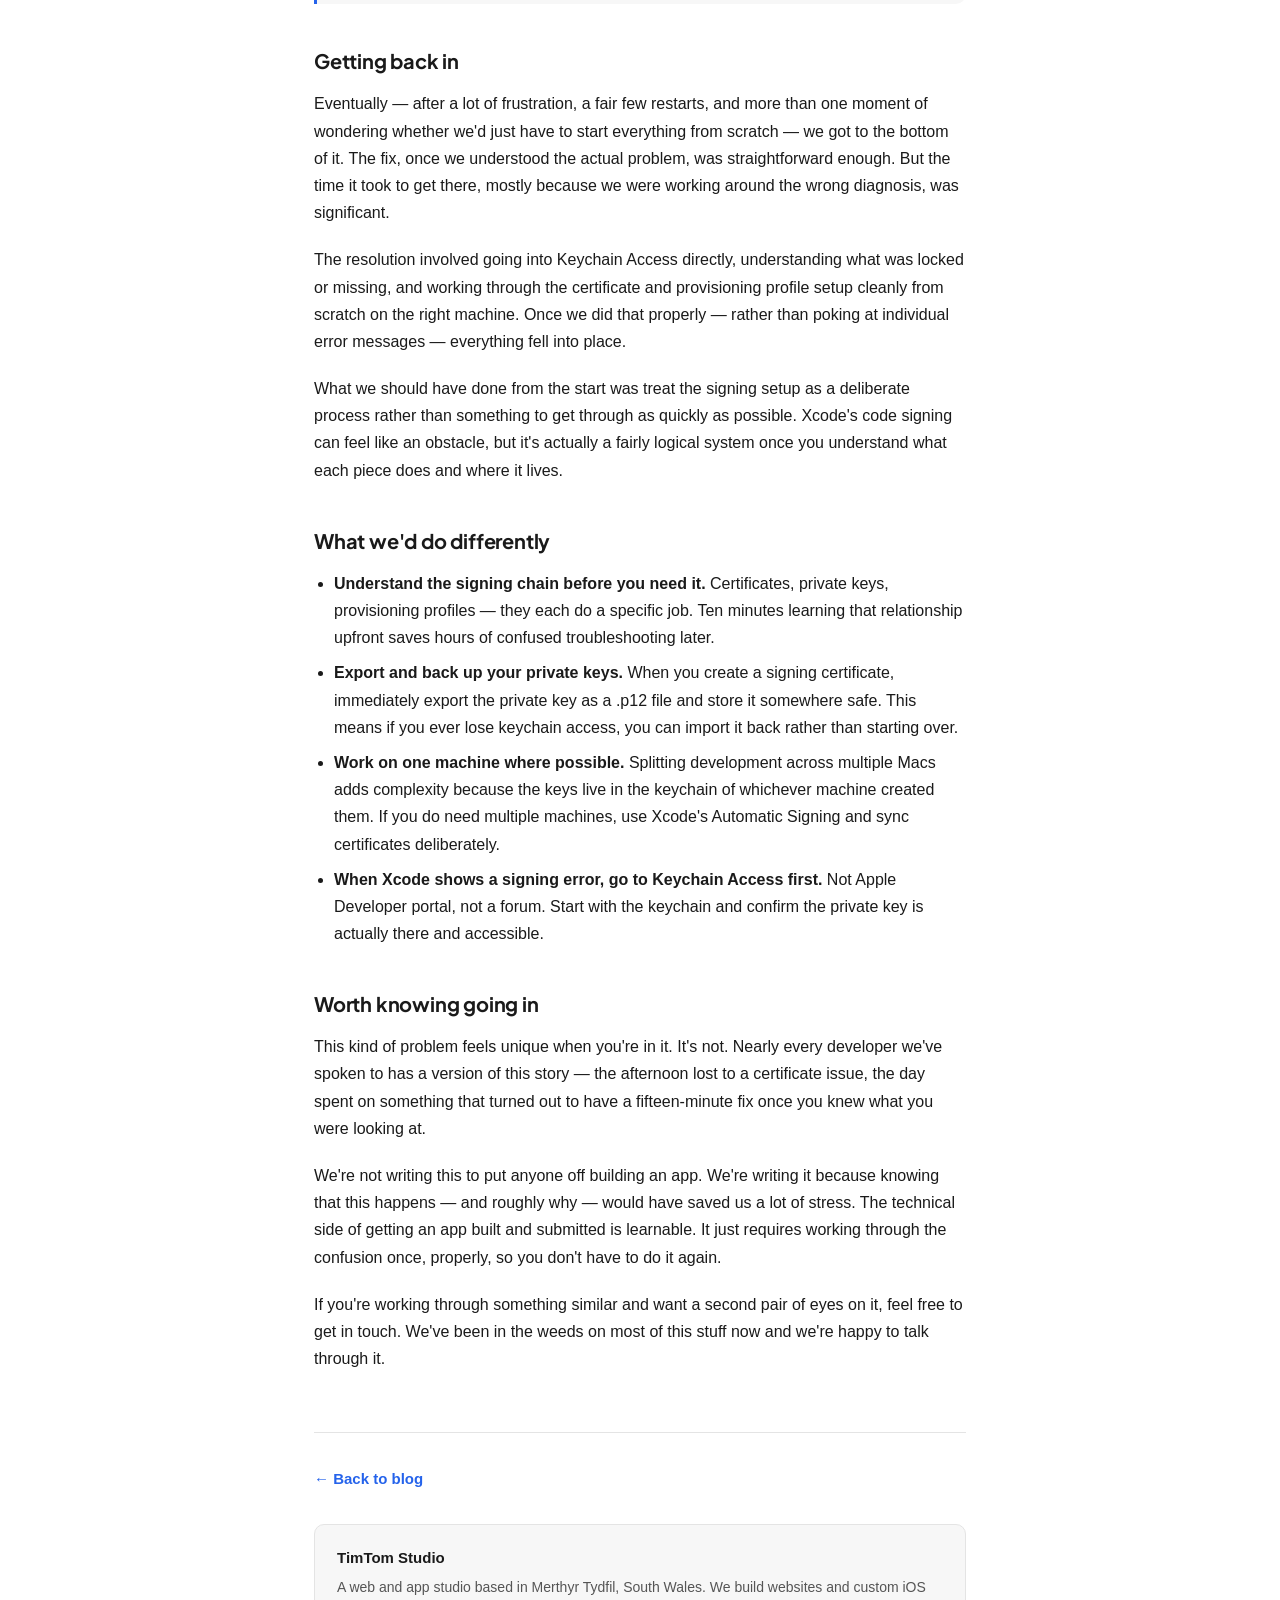
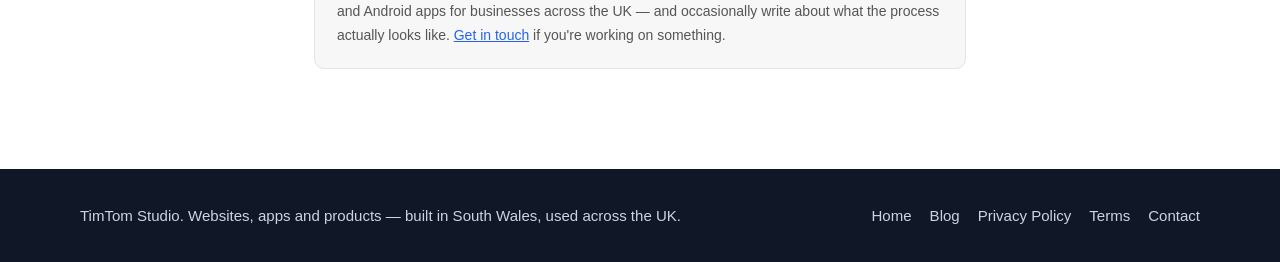
<file: blog-xcode-keychain.html>
<!DOCTYPE html>
<html lang="en">
<head>
    <meta charset="UTF-8">
    <meta name="viewport" content="width=device-width, initial-scale=1.0">
    <title>Locked Out of Xcode: Our Keychain Password Nightmare | TimTom Studio</title>
    <meta name="description" content="We lost access to our Xcode signing certificates after a keychain password issue. Here's what happened, how long it took to sort, and what we'd do differently.">
    <meta name="author" content="TimTom Studio">
    <link rel="canonical" href="https://timtomstudio.co.uk/blog-xcode-keychain.html">
    <meta property="og:title" content="Locked Out of Xcode: Our Keychain Password Nightmare">
    <meta property="og:description" content="We lost access to our Xcode signing certificates after a keychain password issue. Here's what happened and how we got back in.">
    <meta property="og:type" content="article">
    <meta property="og:url" content="https://timtomstudio.co.uk/blog-xcode-keychain.html">
    <meta property="og:image" content="https://timtomstudio.co.uk/assets/timtom-logo.svg">
    <meta name="twitter:card" content="summary">
    <link rel="icon" href="/assets/timtom-logo.svg" type="image/svg+xml">
    <script type="application/ld+json">
    {
        "@context": "https://schema.org",
        "@type": "BlogPosting",
        "headline": "Locked Out of Xcode: Our Keychain Password Nightmare",
        "description": "We lost access to our Xcode signing certificates after a keychain password issue. Here's what happened, how long it took to sort, and what we'd do differently.",
        "author": { "@type": "Organization", "name": "TimTom Studio" },
        "publisher": { "@type": "Organization", "name": "TimTom Studio", "url": "https://timtomstudio.co.uk" },
        "url": "https://timtomstudio.co.uk/blog-xcode-keychain.html",
        "inLanguage": "en-GB"
    }
    </script>
  <link rel="preconnect" href="https://fonts.googleapis.com">
  <link rel="preconnect" href="https://fonts.gstatic.com" crossorigin>
  <link href="https://fonts.googleapis.com/css2?family=Plus+Jakarta+Sans:wght@700;800&display=swap" rel="stylesheet">
    <style>
        *, *::before, *::after { box-sizing: border-box; margin: 0; padding: 0; }

        :root {
            --bg: #ffffff;
            --surface: #f7f7f7;
            --border: #e4e4e4;
            --text: #1a1a1a;
            --text-2: #555;
            --muted: #888;
            --accent: #2563eb;
            --accent-dim: rgba(37,99,235,0.08);
            --radius: 10px;
            --max: 700px;
        }

        body {
            font-family: -apple-system, BlinkMacSystemFont, 'Segoe UI', Roboto, sans-serif;
            background: var(--bg);
            color: var(--text);
            line-height: 1.7;
            font-size: 1rem;
        }

        /* Nav */
        .site-nav {
            border-bottom: 1px solid var(--border);
            padding: 16px 24px;
        }
        .nav-inner {
            max-width: 1000px;
            margin: 0 auto;
            display: flex;
            align-items: center;
            justify-content: space-between;
            gap: 16px;
        }
        .logo img { height: 28px; display: block; }
        .nav-links { display: flex; gap: 4px; flex-wrap: wrap; }
        .nav-links a {
            color: var(--text-2);
            text-decoration: none;
            font-size: 0.875rem;
            padding: 6px 11px;
            border-radius: 6px;
            transition: background .15s, color .15s;
        }
        .nav-links a:hover { background: var(--surface); color: var(--text); }
        .nav-links a.active { color: var(--accent); }

        /* Article */
        article {
            max-width: var(--max);
            margin: 60px auto 100px;
            padding: 0 24px;
        }

        .post-meta {
            display: flex;
            align-items: center;
            gap: 12px;
            margin-bottom: 24px;
            flex-wrap: wrap;
        }

        .category {
            display: inline-block;
            background: var(--accent-dim);
            color: var(--accent);
            font-size: 0.8rem;
            font-weight: 700;
            letter-spacing: .04em;
            text-transform: uppercase;
            padding: 4px 11px;
            border-radius: 100px;
        }

        .post-date {
            font-size: 0.875rem;
            color: var(--muted);
        }

        h1 {
            font-family: 'Plus Jakarta Sans', -apple-system, BlinkMacSystemFont, 'Segoe UI', Roboto, sans-serif;
            font-size: clamp(1.6rem, 4vw, 2.25rem);
            font-weight: 800;
            line-height: 1.15;
            letter-spacing: -.02em;
            margin-bottom: 16px;
        }

        .standfirst {
            font-size: 1.125rem;
            color: var(--text-2);
            margin-bottom: 40px;
            padding-bottom: 32px;
            border-bottom: 1px solid var(--border);
            line-height: 1.6;
        }

        h2 {
            font-family: 'Plus Jakarta Sans', -apple-system, BlinkMacSystemFont, 'Segoe UI', Roboto, sans-serif;
            font-size: 1.25rem;
            font-weight: 700;
            margin: 40px 0 12px;
            letter-spacing: -.01em;
        }

        p { margin-bottom: 20px; }
        p:last-child { margin-bottom: 0; }

        .callout {
            background: var(--surface);
            border-left: 3px solid var(--accent);
            border-radius: 0 var(--radius) var(--radius) 0;
            padding: 18px 20px;
            margin: 32px 0;
            color: var(--text-2);
            font-size: 0.9375rem;
        }
        .callout strong { color: var(--text); display: block; margin-bottom: 6px; }

        ul, ol {
            padding-left: 20px;
            margin-bottom: 20px;
        }
        li { margin-bottom: 8px; }

        .post-footer {
            margin-top: 60px;
            padding-top: 32px;
            border-top: 1px solid var(--border);
        }

        .back-link {
            display: inline-flex;
            align-items: center;
            gap: 6px;
            color: var(--accent);
            text-decoration: none;
            font-weight: 600;
            font-size: 0.9375rem;
            margin-bottom: 32px;
        }
        .back-link:hover { text-decoration: underline; }

        .author-block {
            background: var(--surface);
            border: 1px solid var(--border);
            border-radius: var(--radius);
            padding: 20px 22px;
            display: flex;
            flex-direction: column;
            gap: 6px;
        }
        .author-block strong { font-size: .9375rem; }
        .author-block p { font-size: .875rem; color: var(--text-2); margin: 0; }
        .author-block a { color: var(--accent); }

        /* Footer */
        .site-footer {
            border-top: 1px solid var(--border);
            padding: 24px;
            text-align: center;
            font-size: .875rem;
            color: var(--muted);
        }
        .site-footer a { color: var(--text-2); text-decoration: none; margin: 0 8px; }
        .site-footer a:hover { color: var(--text); }

        /* ── Site-wide header & footer (TimTom Studio) ── */
        .tt-site-header {
            position: sticky;
            top: 0;
            z-index: 100;
            background: rgba(17, 24, 39, 0.94);
            backdrop-filter: blur(16px);
            box-shadow: 0 12px 28px rgba(17, 24, 39, 0.12);
        }
        .tt-site-header::after {
            content: "";
            display: block;
            height: 3px;
            background: linear-gradient(90deg, #11857b, #20c7d9, #16b4a5);
        }
        .tt-nav {
            width: min(1120px, calc(100% - 36px));
            min-height: 82px;
            margin: 0 auto;
            display: flex;
            align-items: center;
            justify-content: space-between;
            gap: 24px;
        }
        .tt-brand-logo { width: 204px; height: auto; display: block; }
        .tt-nav-links {
            display: flex;
            align-items: center;
            gap: 22px;
            color: #d9e2ef;
            font-size: 0.95rem;
            font-weight: 650;
        }
        .tt-nav-links a { text-decoration: none; color: #d9e2ef; }
        .tt-nav-links a:hover { color: #ffffff; }
        .tt-site-footer {
            padding: 34px 0;
            background: #101827;
            color: #cbd5e1;
            font-size: 0.94rem;
        }
        .tt-footer-inner {
            width: min(1120px, calc(100% - 36px));
            margin: 0 auto;
            display: flex;
            justify-content: space-between;
            gap: 22px;
            flex-wrap: wrap;
        }
        .tt-footer-links { display: flex; gap: 18px; flex-wrap: wrap; }
        .tt-footer-links a { color: #cbd5e1; text-decoration: none; }
        .tt-footer-links a:hover { color: #ffffff; }
        @media (max-width: 880px) {
            .tt-nav { min-height: auto; padding: 18px 0; align-items: flex-start; flex-direction: column; }
            .tt-nav-links { width: 100%; overflow-x: auto; padding-bottom: 4px; }
            .tt-brand-logo { width: 176px; }
            .tt-footer-inner { flex-direction: column; }
        }
    </style>
</head>
<body>

<header class="tt-site-header">
    <nav class="tt-nav" aria-label="Main navigation">
        <a href="/"><img class="tt-brand-logo" src="/assets/timtom-logo.svg?v=3" alt="TimTom Studio"></a>
        <div class="tt-nav-links">
            <a href="/">Home</a>
            <a href="/#websites">Websites</a>
            <a href="/#app-development">Apps</a>
            <a href="https://theadhdstudio.co.uk" target="_blank" rel="noopener">ADHD Studio ↗</a>
            <a href="/blog.html">Blog</a>
            <a href="/#contact">Contact</a>
        </div>
    </nav>
</header>

<article>
    <div class="post-meta">
        <span class="category">App Development</span>
        <span class="post-date">TimTom Studio</span>
    </div>

    <h1>Locked Out of Xcode: Our Keychain Password Nightmare</h1>

    <p class="standfirst">At some point during building our first app, we lost access to our own signing certificates. Not because we'd done anything obviously wrong — just because of a keychain password we couldn't remember setting. Here's what that experience was actually like, and what we'd do differently.</p>

    <h2>It started with a box we didn't understand</h2>

    <p>If you've used Xcode for any length of time, you'll know the feeling: a dialogue box appears, asking for a password, and you have absolutely no idea what it wants or why. You try the obvious ones. You try your Mac login. You try the password you use for everything. Nothing works. You click Cancel and hope the problem goes away.</p>

    <p>It doesn't go away.</p>

    <p>The issue — which we only fully understood much later — is that Xcode relies on macOS Keychain to store your code signing certificates and private keys. These are the credentials that prove your app genuinely came from you before Apple will accept it. When something goes wrong with the keychain — whether that's a forgotten password, a corrupted entry, or certificates that have been moved or recreated on a different machine — Xcode stops being able to sign anything. And when Xcode can't sign, you can't build, you can't archive, and you certainly can't submit.</p>

    <p>We spent a long time staring at error messages that were technically accurate but practically useless. Things like "no signing certificate found" or "private key is missing" — correct, but not helpful when you don't know what created the problem in the first place.</p>

    <h2>The spiral of unhelpful fixes</h2>

    <p>We did what most people do: we searched. We found forum threads going back years, Stack Overflow answers that contradicted each other, and Apple documentation that assumed a level of existing knowledge we didn't yet have. We tried deleting and regenerating certificates. We tried revoking them in the Apple Developer portal. We tried creating a new provisioning profile. Each attempt seemed to partially work until it didn't, and we'd find ourselves back at square one with a new variation of the same error.</p>

    <p>The honest answer is that we didn't fully understand the relationship between certificates, private keys, and provisioning profiles at this point. We were treating the symptoms rather than the cause. The real problem — the keychain — was sitting there quietly causing chaos while we looked everywhere else.</p>

    <div class="callout">
        <strong>What was actually happening</strong>
        When you create a signing certificate, Xcode stores the private key in your Mac's keychain. If you later change your keychain password, reset it, or the keychain becomes locked in a way that Xcode can't access, the private key is effectively gone even though the certificate still shows up in the Developer portal. The certificate alone is useless without the key. This is what was happening to us.
    </div>

    <h2>Getting back in</h2>

    <p>Eventually — after a lot of frustration, a fair few restarts, and more than one moment of wondering whether we'd just have to start everything from scratch — we got to the bottom of it. The fix, once we understood the actual problem, was straightforward enough. But the time it took to get there, mostly because we were working around the wrong diagnosis, was significant.</p>

    <p>The resolution involved going into Keychain Access directly, understanding what was locked or missing, and working through the certificate and provisioning profile setup cleanly from scratch on the right machine. Once we did that properly — rather than poking at individual error messages — everything fell into place.</p>

    <p>What we should have done from the start was treat the signing setup as a deliberate process rather than something to get through as quickly as possible. Xcode's code signing can feel like an obstacle, but it's actually a fairly logical system once you understand what each piece does and where it lives.</p>

    <h2>What we'd do differently</h2>

    <ul>
        <li><strong>Understand the signing chain before you need it.</strong> Certificates, private keys, provisioning profiles — they each do a specific job. Ten minutes learning that relationship upfront saves hours of confused troubleshooting later.</li>
        <li><strong>Export and back up your private keys.</strong> When you create a signing certificate, immediately export the private key as a .p12 file and store it somewhere safe. This means if you ever lose keychain access, you can import it back rather than starting over.</li>
        <li><strong>Work on one machine where possible.</strong> Splitting development across multiple Macs adds complexity because the keys live in the keychain of whichever machine created them. If you do need multiple machines, use Xcode's Automatic Signing and sync certificates deliberately.</li>
        <li><strong>When Xcode shows a signing error, go to Keychain Access first.</strong> Not Apple Developer portal, not a forum. Start with the keychain and confirm the private key is actually there and accessible.</li>
    </ul>

    <h2>Worth knowing going in</h2>

    <p>This kind of problem feels unique when you're in it. It's not. Nearly every developer we've spoken to has a version of this story — the afternoon lost to a certificate issue, the day spent on something that turned out to have a fifteen-minute fix once you knew what you were looking at.</p>

    <p>We're not writing this to put anyone off building an app. We're writing it because knowing that this happens — and roughly why — would have saved us a lot of stress. The technical side of getting an app built and submitted is learnable. It just requires working through the confusion once, properly, so you don't have to do it again.</p>

    <p>If you're working through something similar and want a second pair of eyes on it, feel free to get in touch. We've been in the weeds on most of this stuff now and we're happy to talk through it.</p>

    <div class="post-footer">
        <a class="back-link" href="/blog.html">← Back to blog</a>
        <div class="author-block">
            <strong>TimTom Studio</strong>
            <p>A web and app studio based in Merthyr Tydfil, South Wales. We build websites and custom iOS and Android apps for businesses across the UK — and occasionally write about what the process actually looks like. <a href="/#contact">Get in touch</a> if you're working on something.</p>
        </div>
    </div>
</article>

<footer class="tt-site-footer">
    <div class="tt-footer-inner">
        <span>TimTom Studio. Websites, apps and products — built in South Wales, used across the UK.</span>
        <div class="tt-footer-links">
            <a href="/">Home</a>
            <a href="/blog.html">Blog</a>
            <a href="/privacy.html">Privacy Policy</a>
            <a href="/terms.html">Terms</a>
            <a href="/#contact">Contact</a>
        </div>
    </div>
</footer>

</body>
</html>
</file>
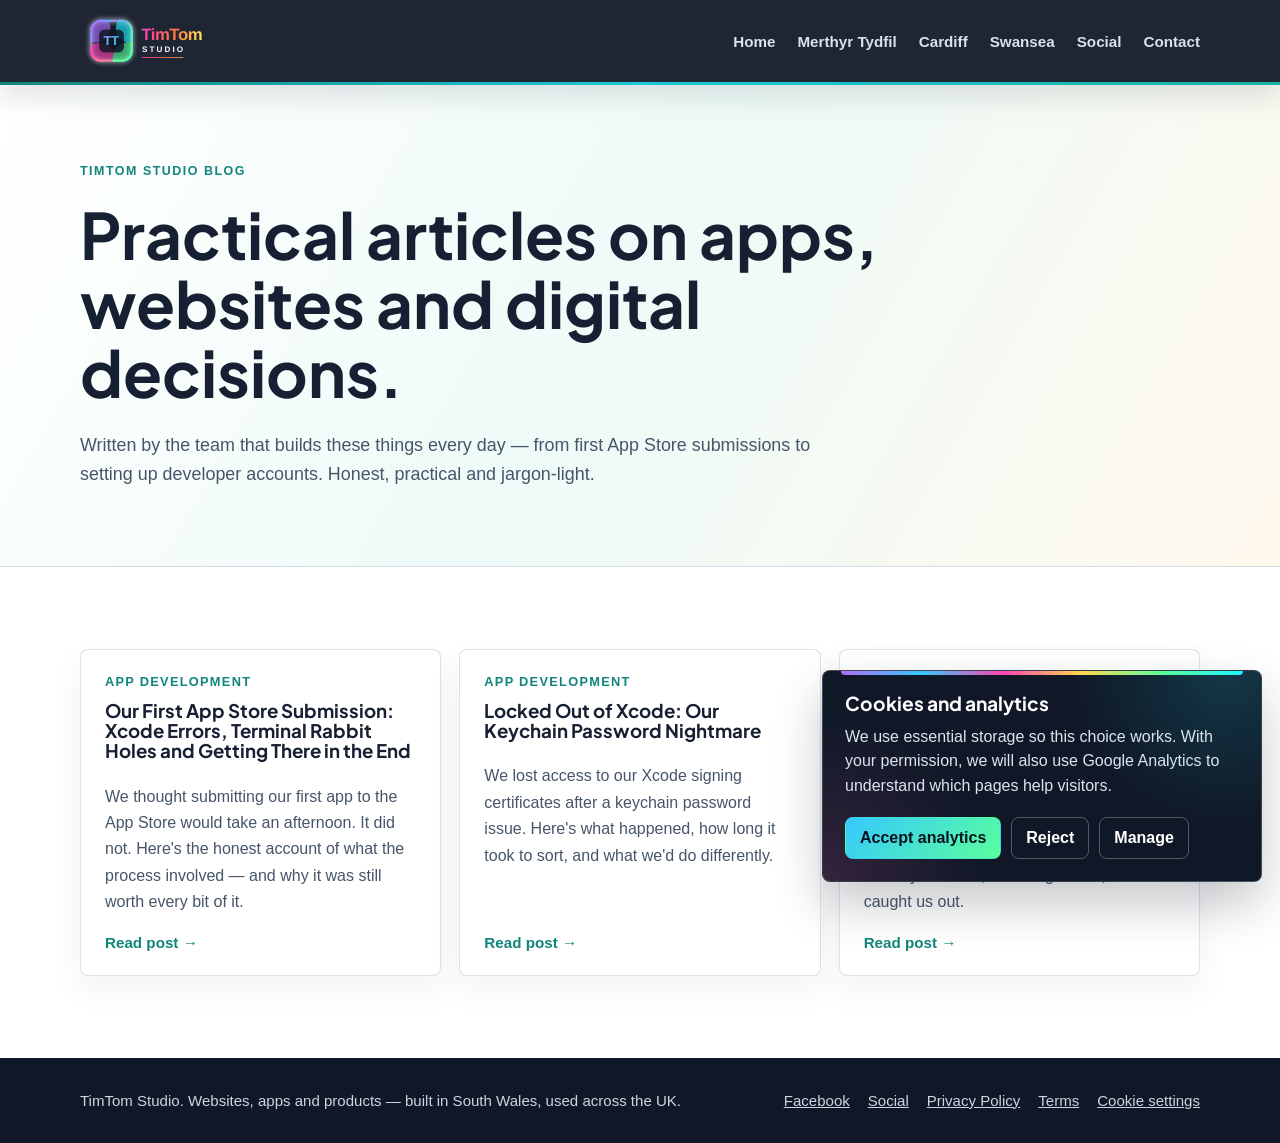
<file: blog.html>
<!DOCTYPE html>
<html lang="en-GB">
<head>
  <!-- Google tag (gtag.js) -->
  <script async src="https://www.googletagmanager.com/gtag/js?id=G-7JPQ4XYCN4"></script>
  <script>
    window.dataLayer = window.dataLayer || [];
    function gtag(){dataLayer.push(arguments);}
    gtag('consent', 'default', {
      'analytics_storage': 'denied'
    });
    gtag('js', new Date());
    gtag('config', 'G-7JPQ4XYCN4');
  </script>
  <meta charset="UTF-8">
  <meta name="viewport" content="width=device-width, initial-scale=1.0">
  <meta name="description" content="Practical articles on app development, websites, local SEO and digital decisions for small businesses — written by the TimTom Studio team.">
  <meta name="robots" content="index, follow">
  <link rel="canonical" href="https://timtomstudio.co.uk/blog.html">
  <link rel="icon" href="/assets/favicon.svg" type="image/svg+xml">
  <meta property="og:title" content="Blog | TimTom Studio">
  <meta property="og:description" content="Practical articles on app development, websites and digital decisions — written by the team that builds them.">
  <meta property="og:type" content="website">
  <meta property="og:url" content="https://timtomstudio.co.uk/blog.html">
  <meta property="og:image" content="https://timtomstudio.co.uk/assets/timtom-logo.svg">
  <title>Blog | TimTom Studio</title>
  <link rel="preconnect" href="https://fonts.googleapis.com">
  <link rel="preconnect" href="https://fonts.gstatic.com" crossorigin>
  <link href="https://fonts.googleapis.com/css2?family=Plus+Jakarta+Sans:wght@700;800&display=swap" rel="stylesheet">
  <style>
    :root { --ink:#172033; --muted:#475569; --line:#d8dee8; --green:#11857b; --navy:#22314f; }
    * { box-sizing:border-box; }
    body { margin:0; font-family:-apple-system,BlinkMacSystemFont,"Segoe UI",sans-serif; color:var(--ink); background:#fff; }
    a { color:inherit; }
    p { color:var(--muted); line-height:1.65; margin:0; }
    h1,h2,h3 { margin:0; line-height:1.08; letter-spacing:0; font-family:'Plus Jakarta Sans',-apple-system,BlinkMacSystemFont,"Segoe UI",sans-serif; }
    h1 { max-width:860px; font-size:clamp(2.3rem,5vw,4.2rem); }
    h2 { font-size:clamp(1.9rem,4vw,3rem); }
    .site-header { background:rgba(17,24,39,.94); box-shadow:0 12px 28px rgba(17,24,39,.12); position:sticky; top:0; z-index:10; backdrop-filter:blur(16px); }
    .site-header::after { content:""; display:block; height:3px; background:linear-gradient(90deg,#11857b,#20c7d9,#16b4a5); }
    .nav,.wrap { width:min(1120px,calc(100% - 36px)); margin:0 auto; }
    .nav { min-height:82px; display:flex; align-items:center; justify-content:space-between; gap:24px; }
    .brand-logo { width:204px; display:block; }
    .nav-links { display:flex; gap:22px; flex-wrap:wrap; color:#d9e2ef; font-weight:700; font-size:.95rem; }
    .nav-links a { text-decoration:none; }
    .nav-links a:hover { color:#fff; }
    .hero { background:linear-gradient(120deg,#ffffff 0%,#eefbf8 48%,#fff8ed 100%); border-bottom:1px solid var(--line); }
    .hero-inner { padding:76px 0; }
    .eyebrow { color:var(--green); margin-bottom:18px; font-size:.78rem; font-weight:900; letter-spacing:.12em; text-transform:uppercase; }
    .hero-copy { margin-top:24px; font-size:1.12rem; max-width:760px; }
    .section { padding:82px 0; background:#fff; }
    .cards { display:grid; grid-template-columns:repeat(3,1fr); gap:18px; }
    .card { padding:24px; min-height:100%; background:#fff; border:1px solid rgba(216,222,232,.88); border-radius:8px; box-shadow:0 14px 34px rgba(23,32,51,.055); display:flex; flex-direction:column; }
    .card-label { display:block; color:var(--green); font-size:.8rem; font-weight:900; letter-spacing:.1em; text-transform:uppercase; margin-bottom:12px; }
    .card h3 { margin-bottom:12px; }
    .card p { flex:1; }
    .card-link { display:inline-block; margin-top:18px; color:var(--green); font-weight:700; font-size:.95rem; text-decoration:none; }
    .card-link:hover { text-decoration:underline; }
    .card-article { text-decoration:none; transition:transform .2s ease,box-shadow .2s ease; }
    .card-article:hover { transform:translateY(-2px); box-shadow:0 18px 40px rgba(23,32,51,.09); }
    .site-footer { padding:34px 0; background:#101827; color:#cbd5e1; }
    .footer-inner { width:min(1120px,calc(100% - 36px)); margin:0 auto; display:flex; justify-content:space-between; gap:20px; flex-wrap:wrap; font-size:.94rem; }
    .footer-links { display:flex; gap:18px; flex-wrap:wrap; }
    @media (max-width:880px) { .nav { align-items:flex-start; flex-direction:column; padding:18px 0; } .cards { grid-template-columns:1fr; } .brand-logo { width:176px; } }
  </style>
  <link rel="stylesheet" href="/assets/cookie-consent.css">
</head>
<body>
  <header class="site-header">
    <nav class="nav" aria-label="Main navigation">
      <a class="brand" href="/"><img class="brand-logo" src="assets/timtom-logo.svg?v=3" alt="TimTom Studio"></a>
      <div class="nav-links">
        <a href="/">Home</a>
        <a href="/web-design-merthyr-tydfil.html">Merthyr Tydfil</a>
        <a href="/web-design-cardiff.html">Cardiff</a>
        <a href="/web-design-swansea.html">Swansea</a>
        <a href="/#social">Social</a>
        <a href="/#contact">Contact</a>
      </div>
    </nav>
  </header>

  <main>
    <section class="hero">
      <div class="hero-inner wrap">
        <p class="eyebrow">TimTom Studio blog</p>
        <h1>Practical articles on apps, websites and digital decisions.</h1>
        <p class="hero-copy">
          Written by the team that builds these things every day — from first App Store submissions
          to setting up developer accounts. Honest, practical and jargon-light.
        </p>
      </div>
    </section>

    <section class="section">
      <div class="wrap">
        <div class="cards">
          <a class="card card-article" href="/blog-first-app-store-submission.html">
            <span class="card-label">App development</span>
            <h3>Our First App Store Submission: Xcode Errors, Terminal Rabbit Holes and Getting There in the End</h3>
            <p style="margin-top:10px;">We thought submitting our first app to the App Store would take an afternoon. It did not. Here's the honest account of what the process involved — and why it was still worth every bit of it.</p>
            <span class="card-link">Read post →</span>
          </a>
          <a class="card card-article" href="/blog-xcode-keychain.html">
            <span class="card-label">App development</span>
            <h3>Locked Out of Xcode: Our Keychain Password Nightmare</h3>
            <p style="margin-top:10px;">We lost access to our Xcode signing certificates after a keychain password issue. Here's what happened, how long it took to sort, and what we'd do differently.</p>
            <span class="card-link">Read post →</span>
          </a>
          <a class="card card-article" href="/blog-apple-developer-google-play.html">
            <span class="card-label">App development</span>
            <h3>Setting Up Apple Developer and Google Play: What Nobody Warns You About</h3>
            <p style="margin-top:10px;">We registered as an organisation on both the Apple Developer Program and Google Play Console. Here's what the process actually involved, how long it took, and what caught us out.</p>
            <span class="card-link">Read post →</span>
          </a>
        </div>
      </div>
    </section>
  </main>

  <footer class="site-footer">
    <div class="footer-inner">
      <span>TimTom Studio. Websites, apps and products — built in South Wales, used across the UK.</span>
      <div class="footer-links">
        <a href="https://www.facebook.com/profile.php?id=61590205104520" rel="noopener" target="_blank">Facebook</a>
        <a href="/#social">Social</a>
        <a href="/privacy.html">Privacy Policy</a>
        <a href="/terms.html">Terms</a>
        <a href="#" data-cookie-settings>Cookie settings</a>
      </div>
    </div>
  </footer>
  <script src="/assets/cookie-consent.js" defer></script>
</body>
</html>
</file>
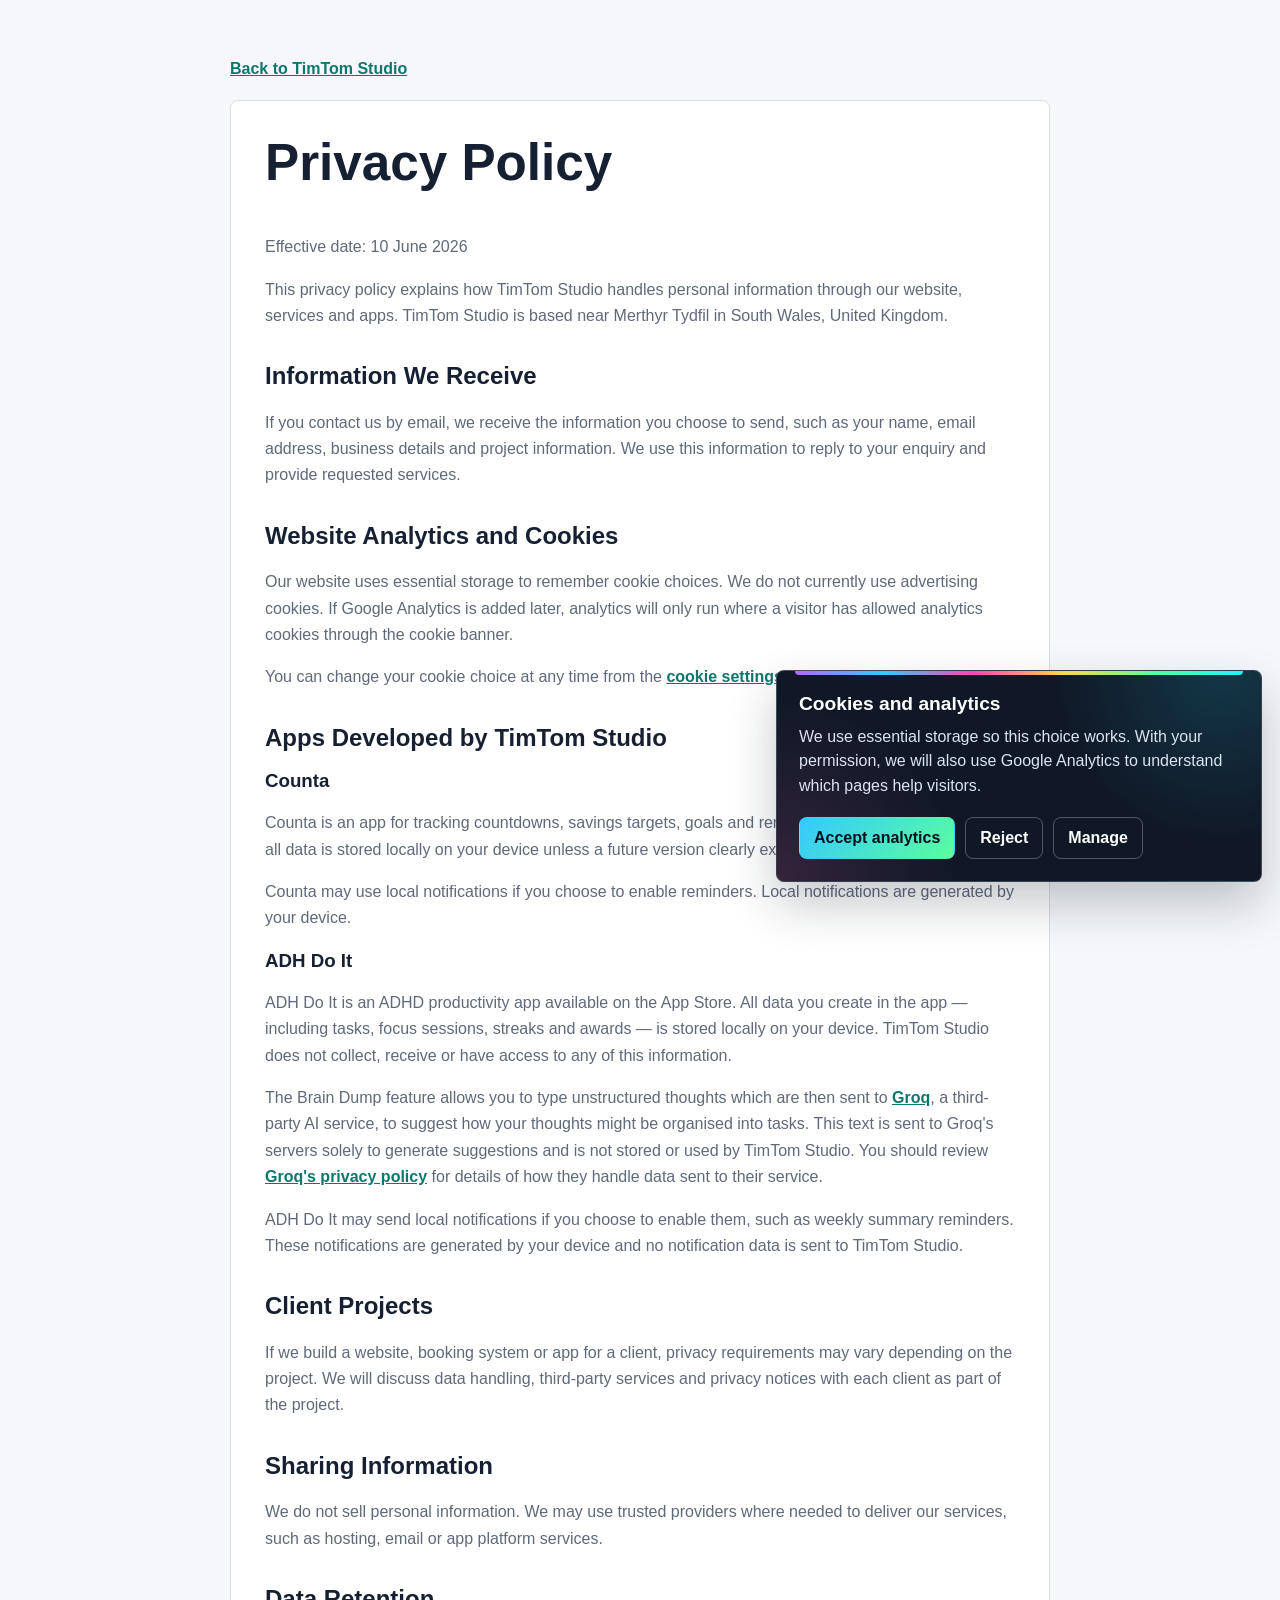
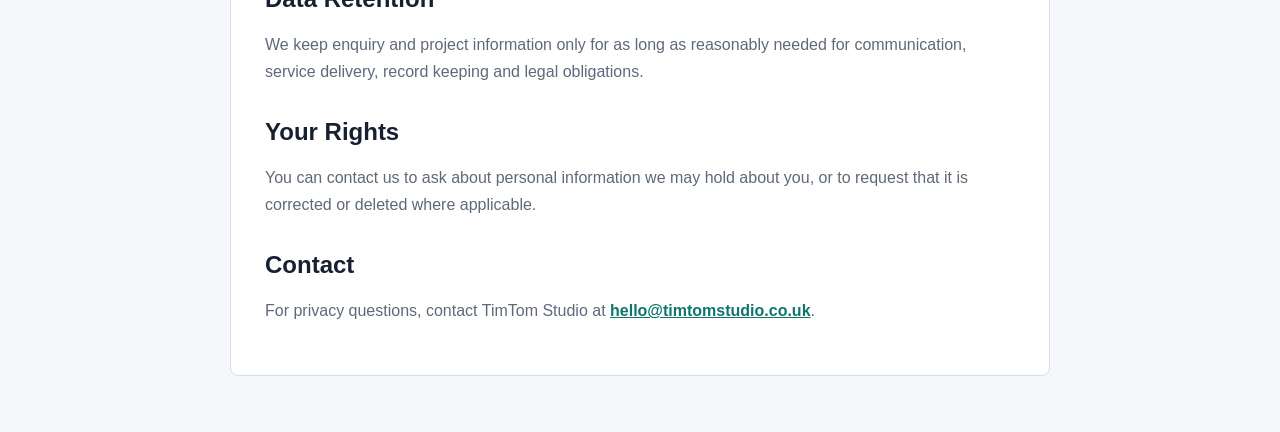
<file: privacy.html>
<!DOCTYPE html>
<html lang="en-GB">
<head>
  <!-- Google tag (gtag.js) -->
  <script async src="https://www.googletagmanager.com/gtag/js?id=G-7JPQ4XYCN4"></script>
  <script>
    window.dataLayer = window.dataLayer || [];
    function gtag(){dataLayer.push(arguments);}
    gtag('consent', 'default', {
      'analytics_storage': 'denied'
    });
    gtag('js', new Date());
    gtag('config', 'G-7JPQ4XYCN4');
  </script>
  <meta charset="UTF-8">
  <meta name="viewport" content="width=device-width, initial-scale=1.0">
  <meta name="description" content="Privacy policy for TimTom Studio, a South Wales website design and app development studio serving Merthyr Tydfil, Cardiff, Swansea and UK clients.">
  <link rel="canonical" href="https://timtomstudio.co.uk/privacy.html">
  <link rel="icon" href="/assets/favicon.svg" type="image/svg+xml">
  <title>Privacy Policy | TimTom Studio</title>
  <style>
    body {
      margin: 0;
      font-family: -apple-system, BlinkMacSystemFont, "Segoe UI", sans-serif;
      color: #172033;
      background: #f5f7fb;
      line-height: 1.65;
    }

    main {
      width: min(820px, calc(100% - 36px));
      margin: 0 auto;
      padding: 56px 0;
    }

    article {
      padding: 34px;
      background: #ffffff;
      border: 1px solid #d8dee8;
      border-radius: 8px;
    }

    h1,
    h2,
    h3 {
      line-height: 1.1;
    }

    h1 {
      margin-top: 0;
      font-size: clamp(2rem, 5vw, 3.2rem);
    }

    h2 {
      margin-top: 34px;
    }

    p,
    li {
      color: #5f697a;
    }

    a {
      color: #0f766e;
      font-weight: 750;
    }

    .back {
      display: inline-block;
      margin-bottom: 18px;
    }
  </style>
  <link rel="stylesheet" href="/assets/cookie-consent.css">
</head>
<body>
  <main>
    <a class="back" href="/">Back to TimTom Studio</a>

    <article>
      <h1>Privacy Policy</h1>
      <p>Effective date: 10 June 2026</p>

      <p>
        This privacy policy explains how TimTom Studio handles personal information through our website,
        services and apps. TimTom Studio is based near Merthyr Tydfil in South Wales, United Kingdom.
      </p>

      <h2>Information We Receive</h2>
      <p>
        If you contact us by email, we receive the information you choose to send, such as your name,
        email address, business details and project information. We use this information to reply to your
        enquiry and provide requested services.
      </p>

      <h2>Website Analytics and Cookies</h2>
      <p>
        Our website uses essential storage to remember cookie choices. We do not currently use advertising
        cookies. If Google Analytics is added later, analytics will only run where a visitor has allowed
        analytics cookies through the cookie banner.
      </p>
      <p>
        You can change your cookie choice at any time from the
        <a href="#" data-cookie-settings>cookie settings</a> link.
      </p>

      <h2>Apps Developed by TimTom Studio</h2>
      <h3>Counta</h3>
      <p>
        Counta is an app for tracking countdowns, savings targets, goals and reminders. The app is designed
        so all data is stored locally on your device unless a future version clearly explains otherwise.
      </p>
      <p>
        Counta may use local notifications if you choose to enable reminders. Local notifications are
        generated by your device.
      </p>

      <h3>ADH Do It</h3>
      <p>
        ADH Do It is an ADHD productivity app available on the App Store. All data you create in the
        app — including tasks, focus sessions, streaks and awards — is stored locally on your device.
        TimTom Studio does not collect, receive or have access to any of this information.
      </p>
      <p>
        The Brain Dump feature allows you to type unstructured thoughts which are then sent to
        <a href="https://groq.com" rel="noopener noreferrer" target="_blank">Groq</a>, a third-party
        AI service, to suggest how your thoughts might be organised into tasks. This text is sent to
        Groq's servers solely to generate suggestions and is not stored or used by TimTom Studio.
        You should review <a href="https://groq.com/privacy-policy/" rel="noopener noreferrer" target="_blank">Groq's privacy policy</a>
        for details of how they handle data sent to their service.
      </p>
      <p>
        ADH Do It may send local notifications if you choose to enable them, such as weekly summary
        reminders. These notifications are generated by your device and no notification data is sent
        to TimTom Studio.
      </p>

      <h2>Client Projects</h2>
      <p>
        If we build a website, booking system or app for a client, privacy requirements may vary depending
        on the project. We will discuss data handling, third-party services and privacy notices with each
        client as part of the project.
      </p>

      <h2>Sharing Information</h2>
      <p>
        We do not sell personal information. We may use trusted providers where needed to deliver our
        services, such as hosting, email or app platform services.
      </p>

      <h2>Data Retention</h2>
      <p>
        We keep enquiry and project information only for as long as reasonably needed for communication,
        service delivery, record keeping and legal obligations.
      </p>

      <h2>Your Rights</h2>
      <p>
        You can contact us to ask about personal information we may hold about you, or to request that it
        is corrected or deleted where applicable.
      </p>

      <h2>Contact</h2>
      <p>
        For privacy questions, contact TimTom Studio at
        <a href="mailto:hello@timtomstudio.co.uk">hello@timtomstudio.co.uk</a>.
      </p>
    </article>
  </main>
  <script src="/assets/cookie-consent.js" defer></script>
</body>
</html>
</file>
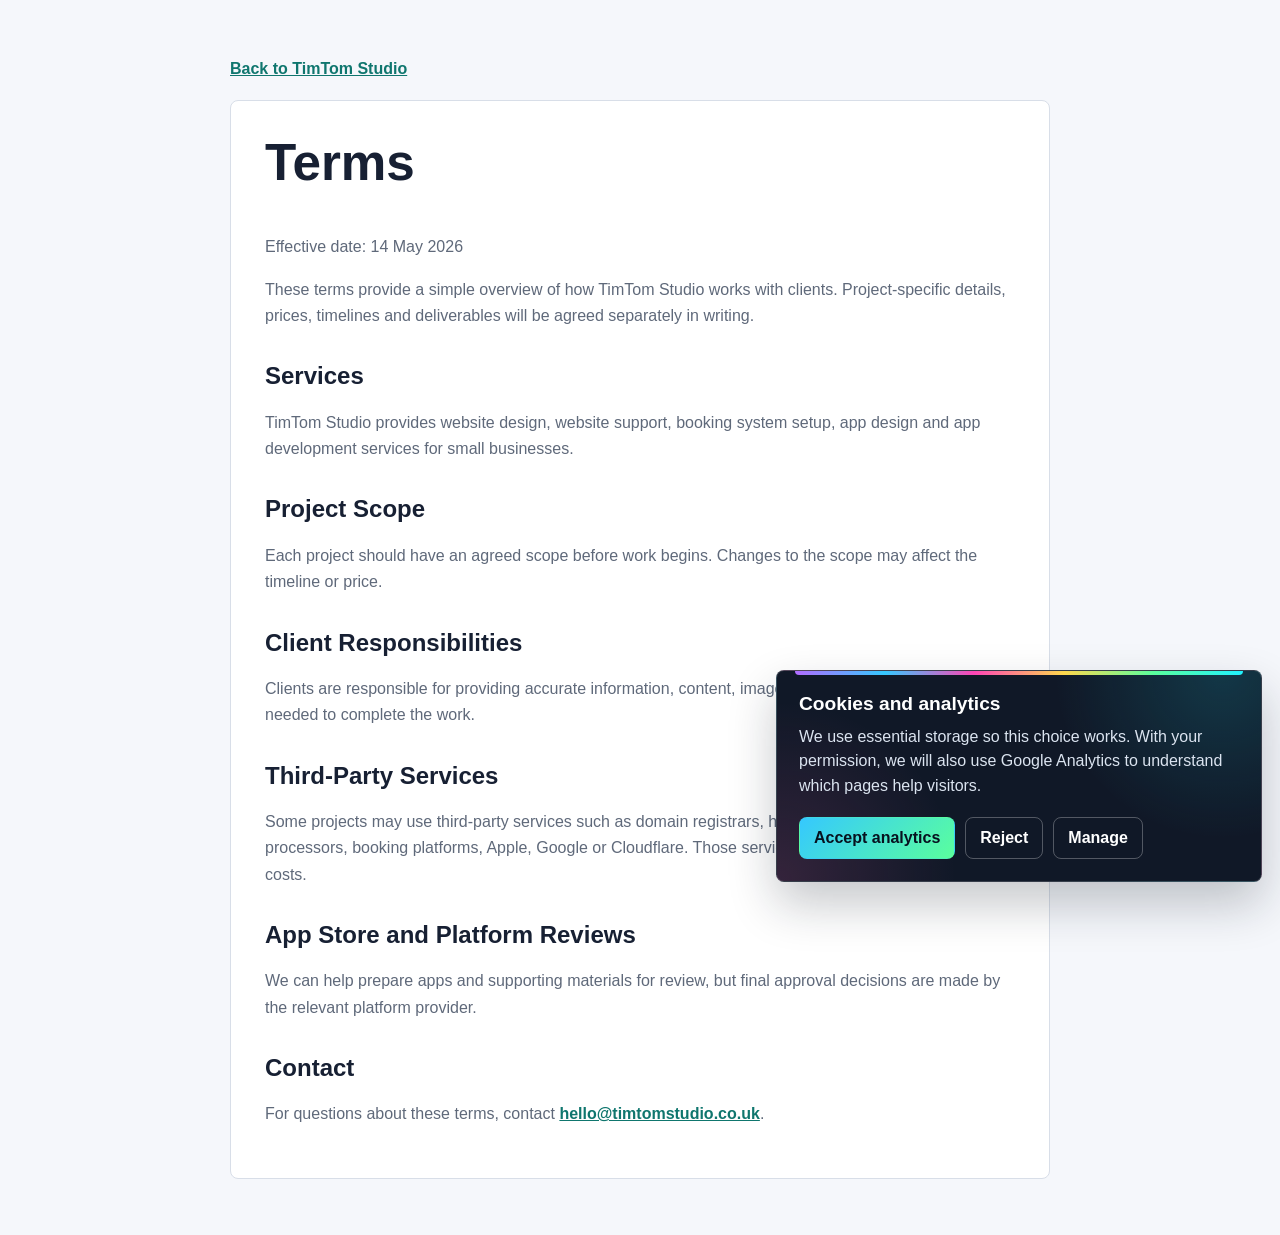
<file: terms.html>
<!DOCTYPE html>
<html lang="en-GB">
<head>
  <!-- Google tag (gtag.js) -->
  <script async src="https://www.googletagmanager.com/gtag/js?id=G-7JPQ4XYCN4"></script>
  <script>
    window.dataLayer = window.dataLayer || [];
    function gtag(){dataLayer.push(arguments);}
    gtag('consent', 'default', {
      'analytics_storage': 'denied'
    });
    gtag('js', new Date());
    gtag('config', 'G-7JPQ4XYCN4');
  </script>
  <meta charset="UTF-8">
  <meta name="viewport" content="width=device-width, initial-scale=1.0">
  <meta name="description" content="Service terms for TimTom Studio website design, booking system and app development work in South Wales and across the UK.">
  <link rel="canonical" href="https://timtomstudio.co.uk/terms.html">
  <link rel="icon" href="/assets/favicon.svg" type="image/svg+xml">
  <title>Terms | TimTom Studio</title>
  <style>
    body {
      margin: 0;
      font-family: -apple-system, BlinkMacSystemFont, "Segoe UI", sans-serif;
      color: #172033;
      background: #f5f7fb;
      line-height: 1.65;
    }

    main {
      width: min(820px, calc(100% - 36px));
      margin: 0 auto;
      padding: 56px 0;
    }

    article {
      padding: 34px;
      background: #ffffff;
      border: 1px solid #d8dee8;
      border-radius: 8px;
    }

    h1,
    h2 {
      line-height: 1.1;
    }

    h1 {
      margin-top: 0;
      font-size: clamp(2rem, 5vw, 3.2rem);
    }

    h2 {
      margin-top: 34px;
    }

    p,
    li {
      color: #5f697a;
    }

    a {
      color: #0f766e;
      font-weight: 750;
    }

    .back {
      display: inline-block;
      margin-bottom: 18px;
    }
  </style>
  <link rel="stylesheet" href="/assets/cookie-consent.css">
</head>
<body>
  <main>
    <a class="back" href="/">Back to TimTom Studio</a>

    <article>
      <h1>Terms</h1>
      <p>Effective date: 14 May 2026</p>

      <p>
        These terms provide a simple overview of how TimTom Studio works with clients. Project-specific
        details, prices, timelines and deliverables will be agreed separately in writing.
      </p>

      <h2>Services</h2>
      <p>
        TimTom Studio provides website design, website support, booking system setup, app design and app
        development services for small businesses.
      </p>

      <h2>Project Scope</h2>
      <p>
        Each project should have an agreed scope before work begins. Changes to the scope may affect the
        timeline or price.
      </p>

      <h2>Client Responsibilities</h2>
      <p>
        Clients are responsible for providing accurate information, content, images, account access and
        feedback needed to complete the work.
      </p>

      <h2>Third-Party Services</h2>
      <p>
        Some projects may use third-party services such as domain registrars, hosting providers, payment
        processors, booking platforms, Apple, Google or Cloudflare. Those services have their own terms
        and costs.
      </p>

      <h2>App Store and Platform Reviews</h2>
      <p>
        We can help prepare apps and supporting materials for review, but final approval decisions are made
        by the relevant platform provider.
      </p>

      <h2>Contact</h2>
      <p>
        For questions about these terms, contact
        <a href="mailto:hello@timtomstudio.co.uk">hello@timtomstudio.co.uk</a>.
      </p>
    </article>
  </main>
  <script src="/assets/cookie-consent.js" defer></script>
</body>
</html>
</file>
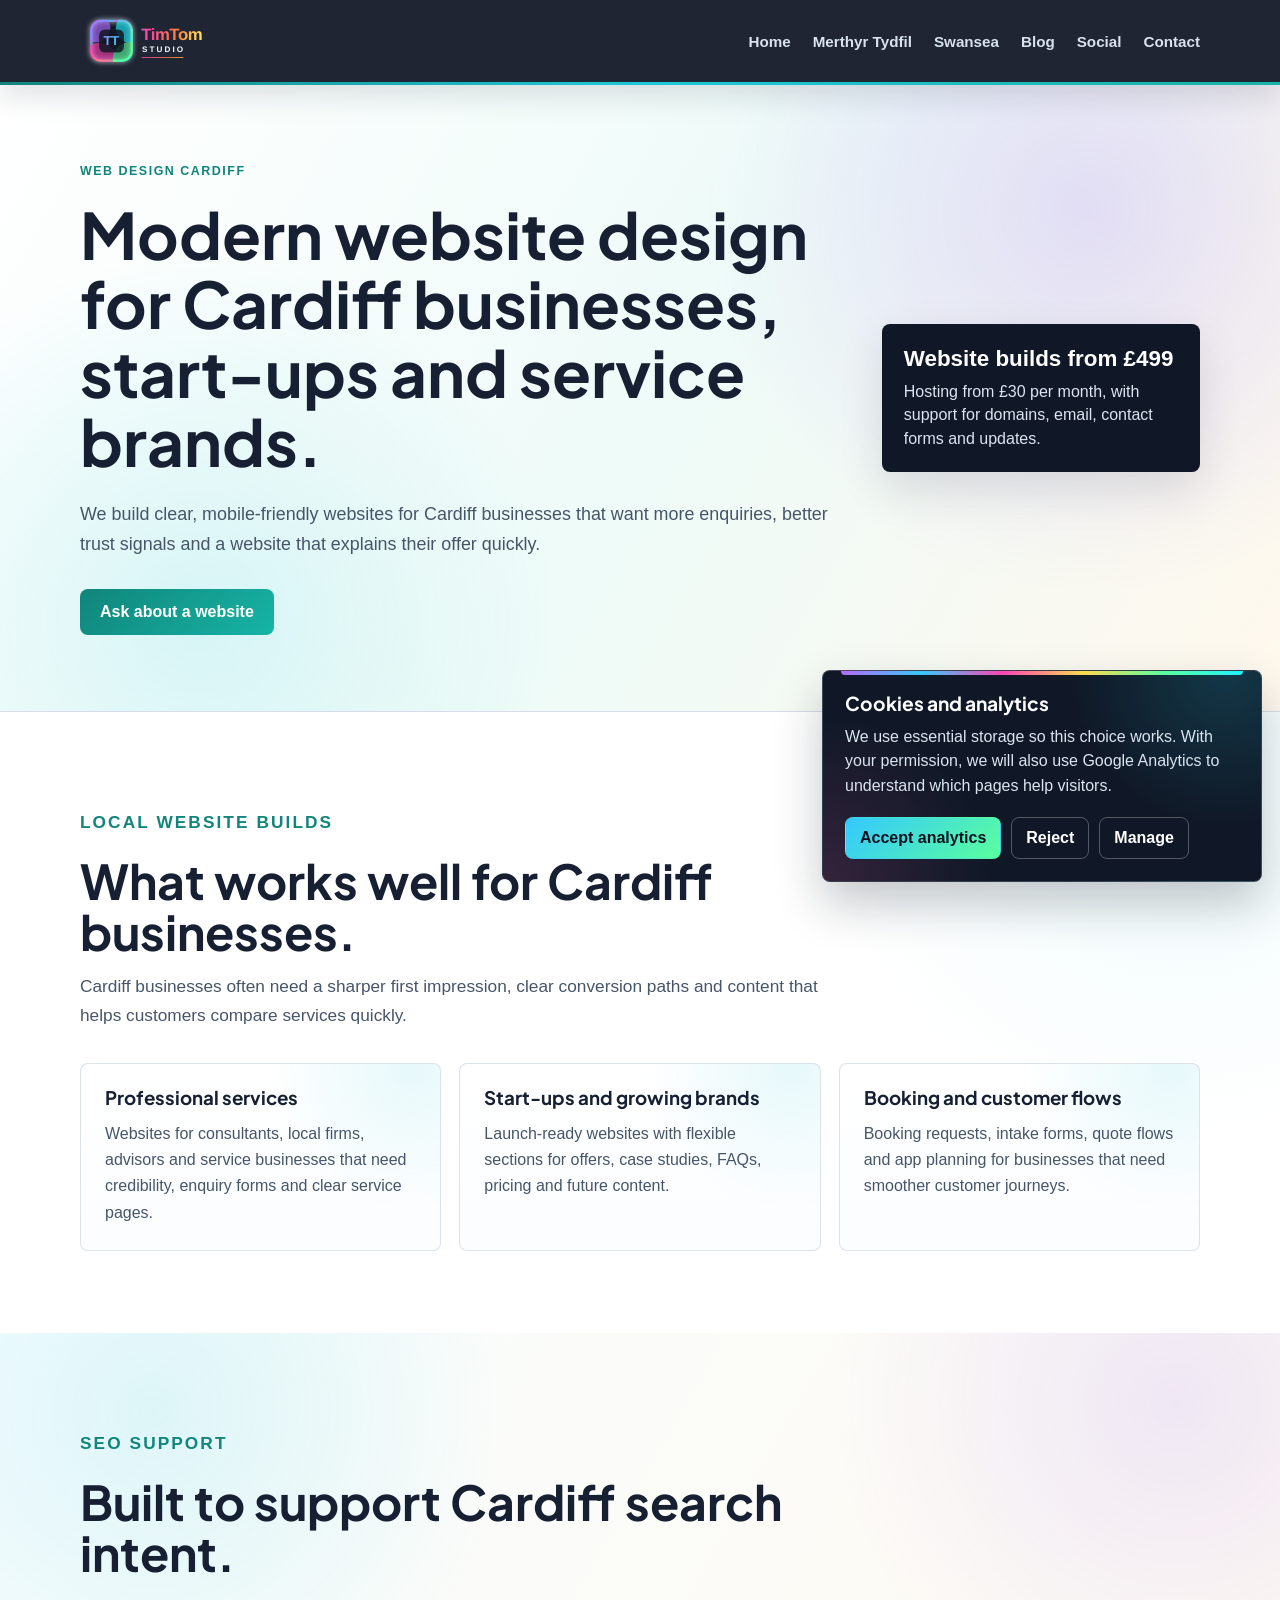
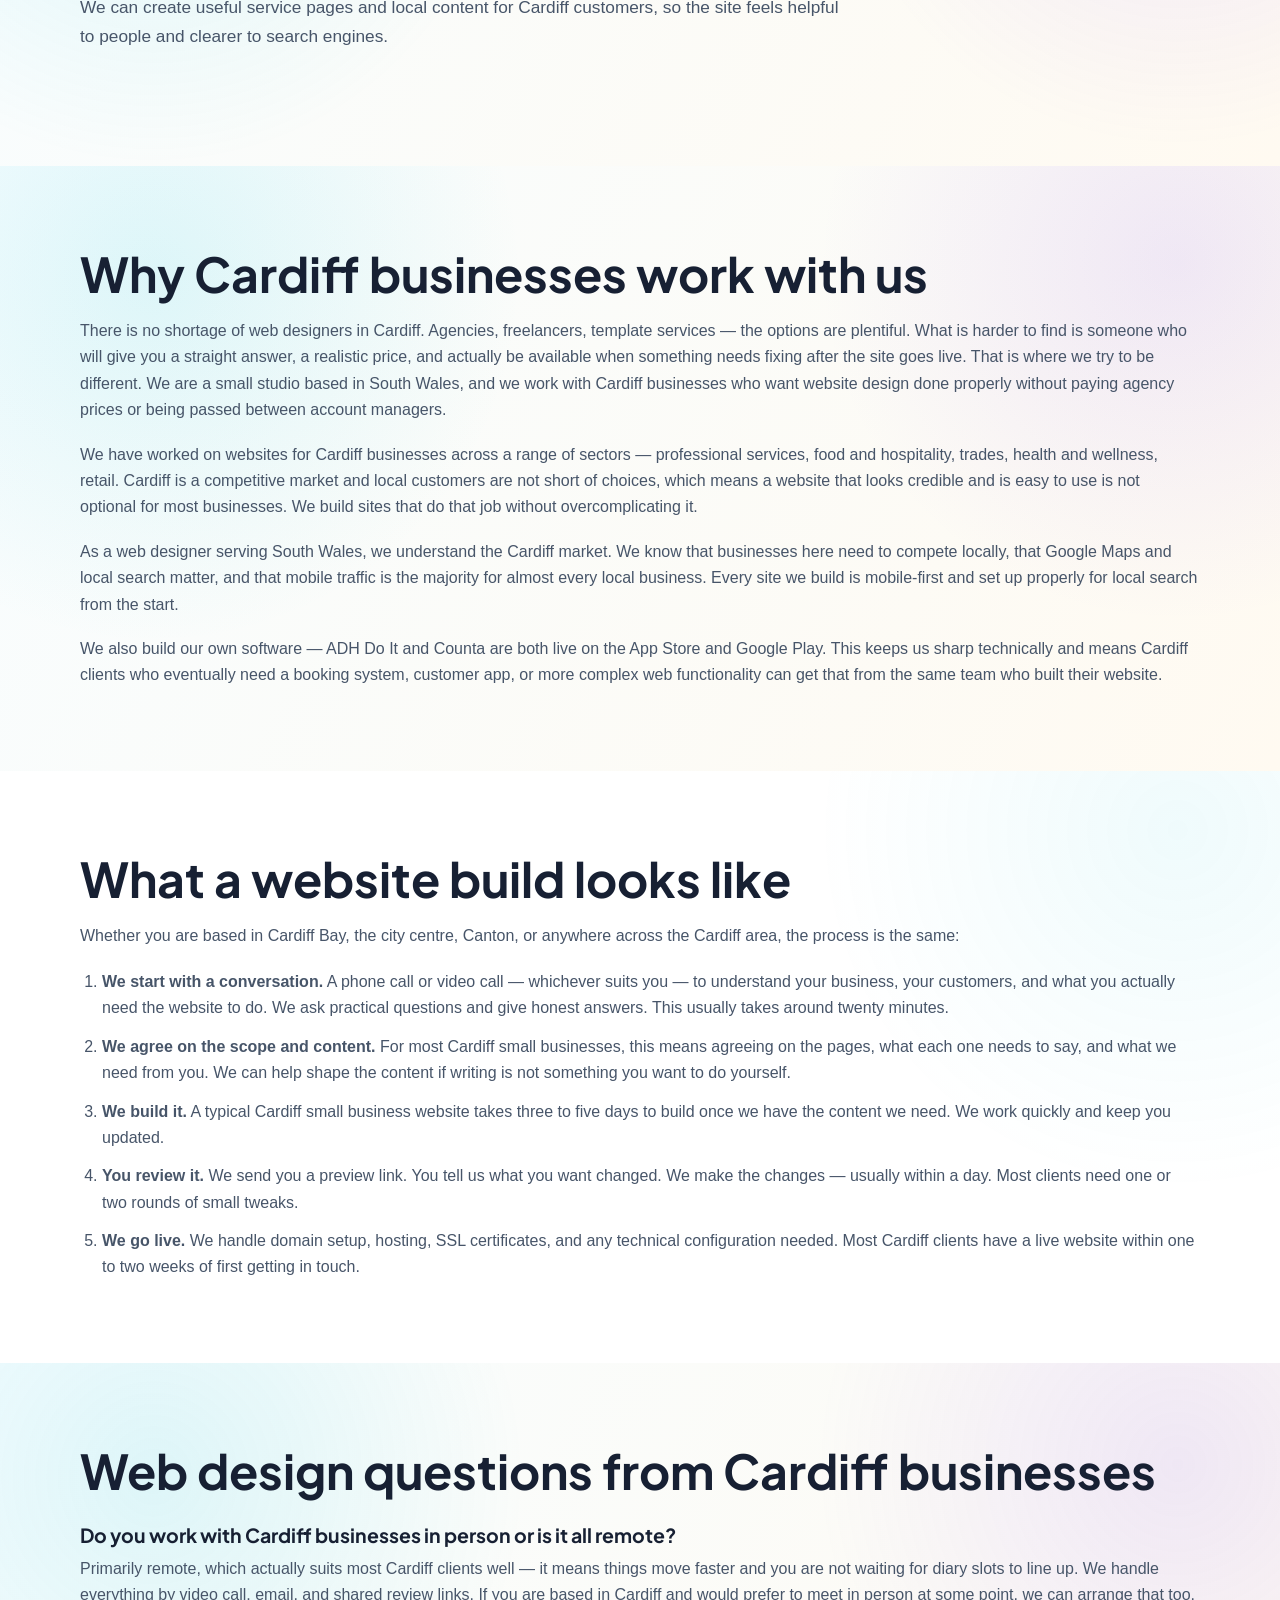
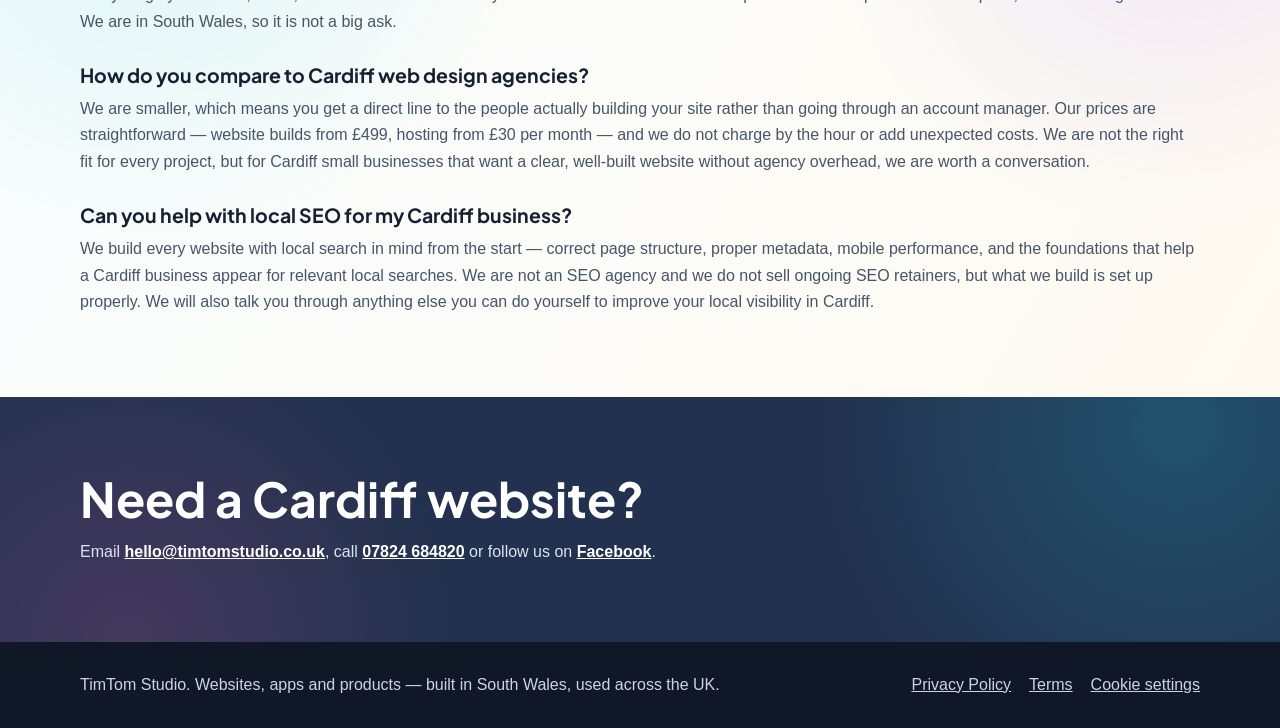
<file: web-design-cardiff.html>
<!DOCTYPE html>
<html lang="en-GB">
<head>
  <!-- Google tag (gtag.js) -->
  <script async src="https://www.googletagmanager.com/gtag/js?id=G-7JPQ4XYCN4"></script>
  <script>
    window.dataLayer = window.dataLayer || [];
    function gtag(){dataLayer.push(arguments);}
    gtag('consent', 'default', {
      'analytics_storage': 'denied'
    });
    gtag('js', new Date());
    gtag('config', 'G-7JPQ4XYCN4');
  </script>
  <meta charset="UTF-8">
  <meta name="viewport" content="width=device-width, initial-scale=1.0">
  <meta name="description" content="Web design in Cardiff from TimTom Studio. Website builds from £499, hosting from £30 per month, booking systems, app planning and practical support for Cardiff businesses.">
  <meta name="robots" content="index, follow">
  <link rel="canonical" href="https://timtomstudio.co.uk/web-design-cardiff.html">
  <link rel="icon" href="/assets/favicon.svg" type="image/svg+xml">
  <meta property="og:title" content="Web Design Cardiff | TimTom Studio">
  <meta property="og:description" content="Website builds from £499 and hosting from £30 per month for Cardiff businesses.">
  <meta property="og:type" content="website">
  <meta property="og:url" content="https://timtomstudio.co.uk/web-design-cardiff.html">
  <meta property="og:image" content="https://timtomstudio.co.uk/assets/timtom-logo.svg">
  <title>Web Design Cardiff | TimTom Studio</title>
  <link rel="preconnect" href="https://fonts.googleapis.com">
  <link rel="preconnect" href="https://fonts.gstatic.com" crossorigin>
  <link href="https://fonts.googleapis.com/css2?family=Plus+Jakarta+Sans:wght@700;800&display=swap" rel="stylesheet">
  <style>
    :root { --ink:#172033; --muted:#475569; --line:#d8dee8; --green:#11857b; --navy:#22314f; }
    * { box-sizing:border-box; }
    body { margin:0; font-family:-apple-system,BlinkMacSystemFont,"Segoe UI",sans-serif; color:var(--ink); background:#fff; }
    a { color:inherit; } p { color:var(--muted); line-height:1.65; margin:0; } h1,h2,h3 { margin:0; line-height:1.08; letter-spacing:0; font-family:'Plus Jakarta Sans',-apple-system,BlinkMacSystemFont,"Segoe UI",sans-serif; }
    h1 { max-width:860px; font-size:clamp(2.3rem,5vw,4.2rem); } h2 { font-size:clamp(1.9rem,4vw,3rem); }
    .site-header { position:sticky; top:0; z-index:10; background:rgba(17,24,39,.94); backdrop-filter:blur(16px); box-shadow:0 12px 28px rgba(17,24,39,.12); } .site-header::after { content:""; display:block; height:3px; background:linear-gradient(90deg, #11857b, #20c7d9, #16b4a5); }
    .nav,.wrap { width:min(1120px,calc(100% - 36px)); margin:0 auto; } .nav { min-height:82px; display:flex; align-items:center; justify-content:space-between; gap:24px; }
    .brand-logo { width:204px; display:block; } .nav-links { display:flex; gap:22px; flex-wrap:wrap; color:#d9e2ef; font-weight:700; font-size:.95rem; } .nav-links a { text-decoration:none; }
    .hero { background:radial-gradient(circle at 85% 20%,rgba(139,92,246,.18),transparent 32%),radial-gradient(circle at 15% 85%,rgba(32,199,217,.14),transparent 30%),linear-gradient(120deg,#fff 0%,#eefbf8 52%,#fff8ed 100%); border-bottom:1px solid var(--line); }
    .hero-inner { padding:76px 0; display:grid; grid-template-columns:1fr .42fr; gap:44px; align-items:center; } .eyebrow { color:var(--green); margin-bottom:18px; font-size:.78rem; font-weight:900; letter-spacing:.12em; text-transform:uppercase; }
    .hero-copy { margin-top:24px; font-size:1.12rem; max-width:760px; } .button { display:inline-flex; min-height:46px; align-items:center; justify-content:center; margin-top:30px; padding:0 20px; color:#fff; background:linear-gradient(135deg,#11857b,#16b4a5); border-radius:8px; text-decoration:none; font-weight:800; }
    .price-card { padding:22px; background:#101827; color:#fff; border-radius:8px; box-shadow:0 18px 45px rgba(23,32,51,.12); } .price-card strong { display:block; font-size:1.4rem; margin-bottom:8px; } .price-card span { color:#dbe4f0; line-height:1.45; }
    .section { padding:82px 0; background:radial-gradient(circle at 92% 10%,rgba(32,199,217,.07),transparent 28%),#fff; } .section.alt { background:radial-gradient(circle at 12% 18%,rgba(32,199,217,.13),transparent 30%),radial-gradient(circle at 92% 16%,rgba(139,92,246,.12),transparent 28%),linear-gradient(120deg,#f8fdff,#fffaf1); }
    .section-heading { max-width:760px; margin-bottom:34px; } .section-heading p { margin-top:14px; font-size:1.08rem; } .section .wrap > h2 + p { margin-top:18px; } .section .wrap > p + p { margin-top:18px; } .section .wrap > h3 { margin-top:30px; margin-bottom:10px; font-size:1.22rem; } .section .wrap > h2 + h3 { margin-top:28px; } .section .wrap > ol { margin:20px 0 0; padding-left:22px; color:var(--muted); line-height:1.65; } .section .wrap > ol li + li { margin-top:12px; } .cards { display:grid; grid-template-columns:repeat(3,1fr); gap:18px; }
    .card { padding:24px; background:radial-gradient(circle at 92% 0%,rgba(32,199,217,.11),transparent 38%),linear-gradient(180deg,#fff,#fbfdff); border:1px solid rgba(216,222,232,.88); border-radius:8px; } .card h3 { margin-bottom:12px; }
    .contact-band { padding:76px 0; color:#fff; background:radial-gradient(circle at 92% 12%,rgba(32,199,217,.22),transparent 30%),radial-gradient(circle at 10% 100%,rgba(241,95,166,.17),transparent 28%),var(--navy); } .contact-band p { color:#dbe4f0; margin-top:14px; } .contact-band a { color:#fff; font-weight:800; }
    .site-footer { padding:34px 0; background:#101827; color:#cbd5e1; } .footer-inner { width:min(1120px,calc(100% - 36px)); margin:0 auto; display:flex; justify-content:space-between; gap:20px; flex-wrap:wrap; } .footer-links { display:flex; gap:18px; flex-wrap:wrap; }
    @media (max-width:880px) { .nav,.hero-inner { align-items:flex-start; flex-direction:column; display:flex; } .cards { grid-template-columns:1fr; } .brand-logo { width:176px; } }
  </style>
  <link rel="stylesheet" href="/assets/cookie-consent.css">
</head>
<body>
  <header class="site-header"><nav class="nav" aria-label="Main navigation"><a class="brand" href="/"><img class="brand-logo" src="assets/timtom-logo.svg?v=3" alt="TimTom Studio"></a><div class="nav-links"><a href="/">Home</a><a href="/web-design-merthyr-tydfil.html">Merthyr Tydfil</a><a href="/web-design-swansea.html">Swansea</a><a href="/blog.html">Blog</a><a href="/#social">Social</a><a href="/#contact">Contact</a></div></nav></header>
  <main>
    <section class="hero"><div class="hero-inner wrap"><div><p class="eyebrow">Web design Cardiff</p><h1>Modern website design for Cardiff businesses, start-ups and service brands.</h1><p class="hero-copy">We build clear, mobile-friendly websites for Cardiff businesses that want more enquiries, better trust signals and a website that explains their offer quickly.</p><a class="button" href="/#contact">Ask about a website</a></div><div class="price-card"><strong>Website builds from £499</strong><span>Hosting from £30 per month, with support for domains, email, contact forms and updates.</span></div></div></section>
    <section class="section"><div class="wrap"><div class="section-heading"><p class="eyebrow">Local website builds</p><h2>What works well for Cardiff businesses.</h2><p>Cardiff businesses often need a sharper first impression, clear conversion paths and content that helps customers compare services quickly.</p></div><div class="cards"><article class="card"><h3>Professional services</h3><p>Websites for consultants, local firms, advisors and service businesses that need credibility, enquiry forms and clear service pages.</p></article><article class="card"><h3>Start-ups and growing brands</h3><p>Launch-ready websites with flexible sections for offers, case studies, FAQs, pricing and future content.</p></article><article class="card"><h3>Booking and customer flows</h3><p>Booking requests, intake forms, quote flows and app planning for businesses that need smoother customer journeys.</p></article></div></div></section>
    <section class="section alt"><div class="wrap"><div class="section-heading"><p class="eyebrow">SEO support</p><h2>Built to support Cardiff search intent.</h2><p>We can create useful service pages and local content for Cardiff customers, so the site feels helpful to people and clearer to search engines.</p></div></div></section>

    <section class="section alt">
      <div class="wrap">
        <h2>Why Cardiff businesses work with us</h2>
        <p>There is no shortage of web designers in Cardiff. Agencies, freelancers, template services — the options are plentiful. What is harder to find is someone who will give you a straight answer, a realistic price, and actually be available when something needs fixing after the site goes live. That is where we try to be different. We are a small studio based in South Wales, and we work with Cardiff businesses who want website design done properly without paying agency prices or being passed between account managers.</p>
        <p>We have worked on websites for Cardiff businesses across a range of sectors — professional services, food and hospitality, trades, health and wellness, retail. Cardiff is a competitive market and local customers are not short of choices, which means a website that looks credible and is easy to use is not optional for most businesses. We build sites that do that job without overcomplicating it.</p>
        <p>As a web designer serving South Wales, we understand the Cardiff market. We know that businesses here need to compete locally, that Google Maps and local search matter, and that mobile traffic is the majority for almost every local business. Every site we build is mobile-first and set up properly for local search from the start.</p>
        <p>We also build our own software — ADH Do It and Counta are both live on the App Store and Google Play. This keeps us sharp technically and means Cardiff clients who eventually need a booking system, customer app, or more complex web functionality can get that from the same team who built their website.</p>
      </div>
    </section>

    <section class="section">
      <div class="wrap">
        <h2>What a website build looks like</h2>
        <p>Whether you are based in Cardiff Bay, the city centre, Canton, or anywhere across the Cardiff area, the process is the same:</p>
        <ol>
          <li><strong>We start with a conversation.</strong> A phone call or video call — whichever suits you — to understand your business, your customers, and what you actually need the website to do. We ask practical questions and give honest answers. This usually takes around twenty minutes.</li>
          <li><strong>We agree on the scope and content.</strong> For most Cardiff small businesses, this means agreeing on the pages, what each one needs to say, and what we need from you. We can help shape the content if writing is not something you want to do yourself.</li>
          <li><strong>We build it.</strong> A typical Cardiff small business website takes three to five days to build once we have the content we need. We work quickly and keep you updated.</li>
          <li><strong>You review it.</strong> We send you a preview link. You tell us what you want changed. We make the changes — usually within a day. Most clients need one or two rounds of small tweaks.</li>
          <li><strong>We go live.</strong> We handle domain setup, hosting, SSL certificates, and any technical configuration needed. Most Cardiff clients have a live website within one to two weeks of first getting in touch.</li>
        </ol>
      </div>
    </section>

    <section class="section alt">
      <div class="wrap">
        <h2>Web design questions from Cardiff businesses</h2>
        <h3>Do you work with Cardiff businesses in person or is it all remote?</h3>
        <p>Primarily remote, which actually suits most Cardiff clients well — it means things move faster and you are not waiting for diary slots to line up. We handle everything by video call, email, and shared review links. If you are based in Cardiff and would prefer to meet in person at some point, we can arrange that too. We are in South Wales, so it is not a big ask.</p>
        <h3>How do you compare to Cardiff web design agencies?</h3>
        <p>We are smaller, which means you get a direct line to the people actually building your site rather than going through an account manager. Our prices are straightforward — website builds from £499, hosting from £30 per month — and we do not charge by the hour or add unexpected costs. We are not the right fit for every project, but for Cardiff small businesses that want a clear, well-built website without agency overhead, we are worth a conversation.</p>
        <h3>Can you help with local SEO for my Cardiff business?</h3>
        <p>We build every website with local search in mind from the start — correct page structure, proper metadata, mobile performance, and the foundations that help a Cardiff business appear for relevant local searches. We are not an SEO agency and we do not sell ongoing SEO retainers, but what we build is set up properly. We will also talk you through anything else you can do yourself to improve your local visibility in Cardiff.</p>
      </div>
    </section>

    <section class="contact-band"><div class="wrap"><h2>Need a Cardiff website?</h2><p>Email <a href="mailto:hello@timtomstudio.co.uk">hello@timtomstudio.co.uk</a>, call <a href="tel:+447824684820">07824 684820</a> or follow us on <a href="https://www.facebook.com/profile.php?id=61590205104520" rel="noopener" target="_blank">Facebook</a>.</p></div></section>
  </main>
  <footer class="site-footer"><div class="footer-inner"><span>TimTom Studio. Websites, apps and products — built in South Wales, used across the UK.</span><div class="footer-links"><a href="/privacy.html">Privacy Policy</a><a href="/terms.html">Terms</a><a href="#" data-cookie-settings>Cookie settings</a></div></div></footer>
  <script src="/assets/cookie-consent.js" defer></script>
</body>
</html>
</file>
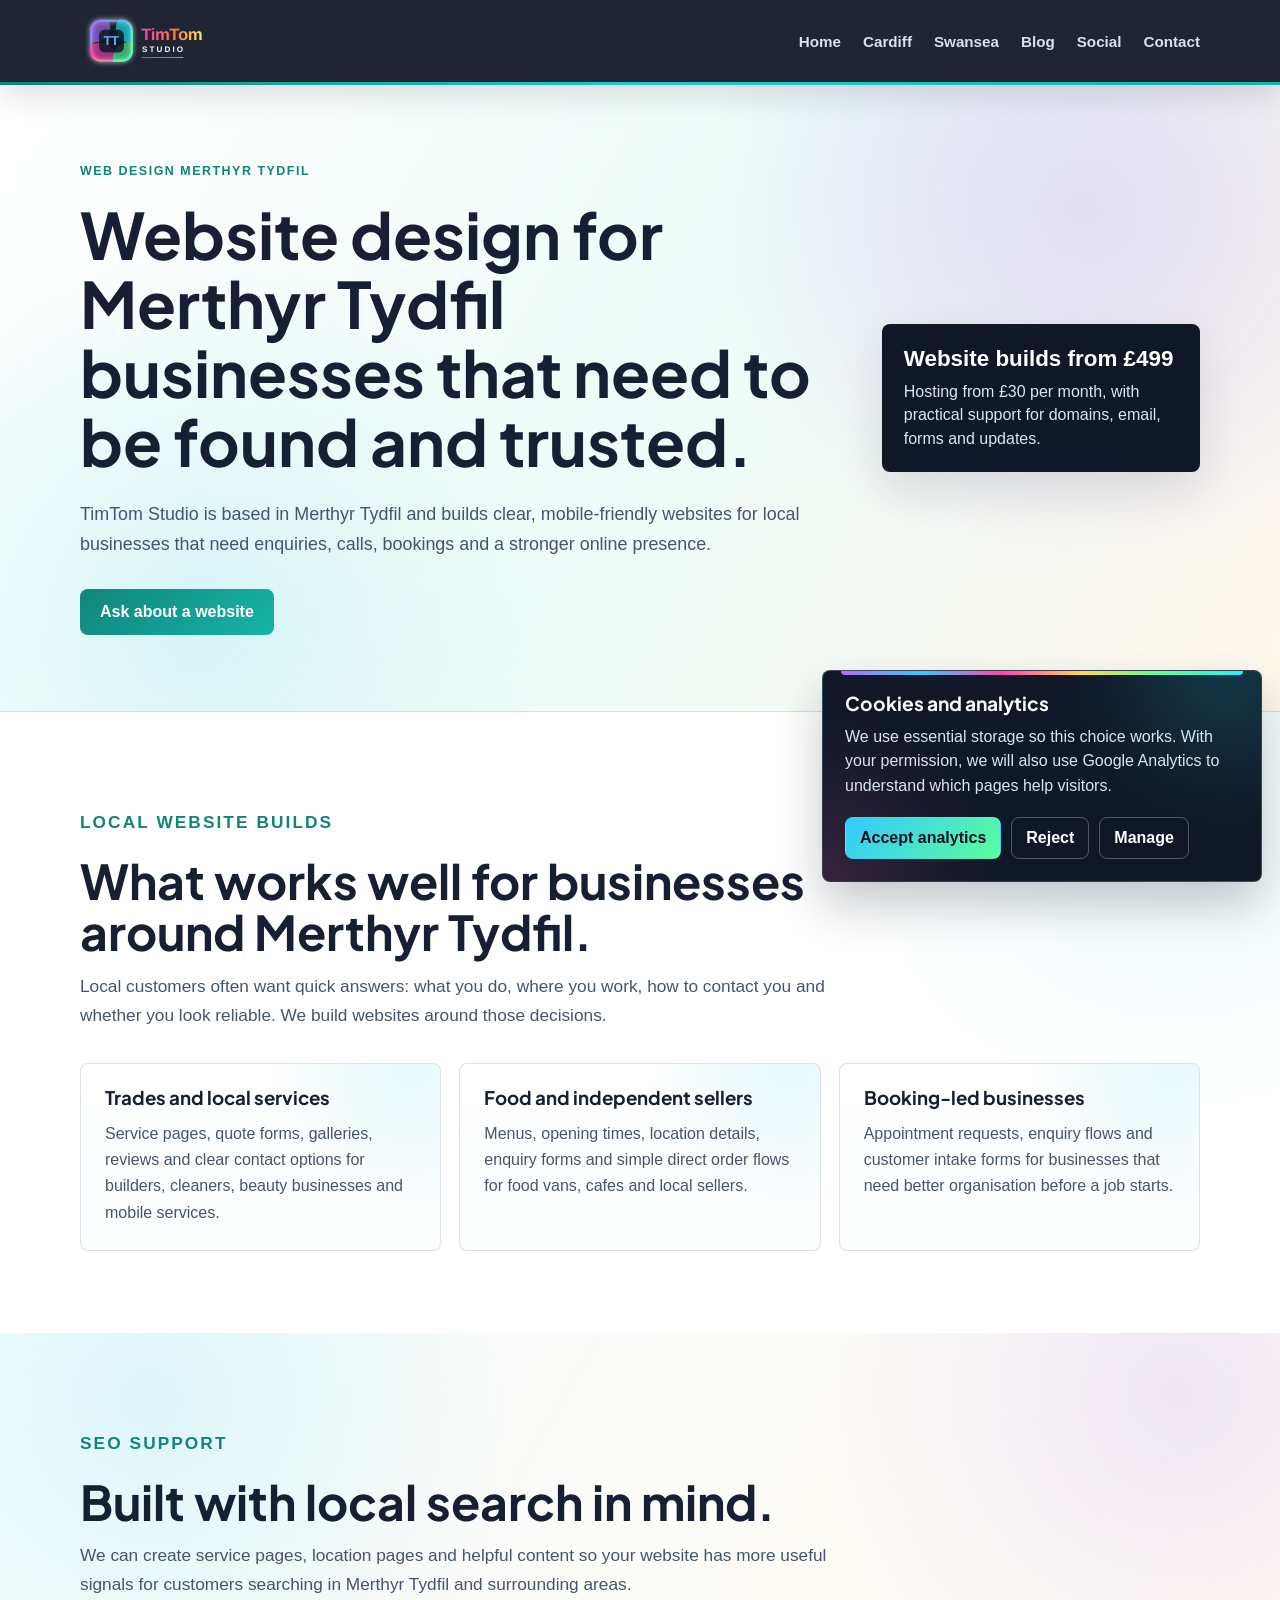
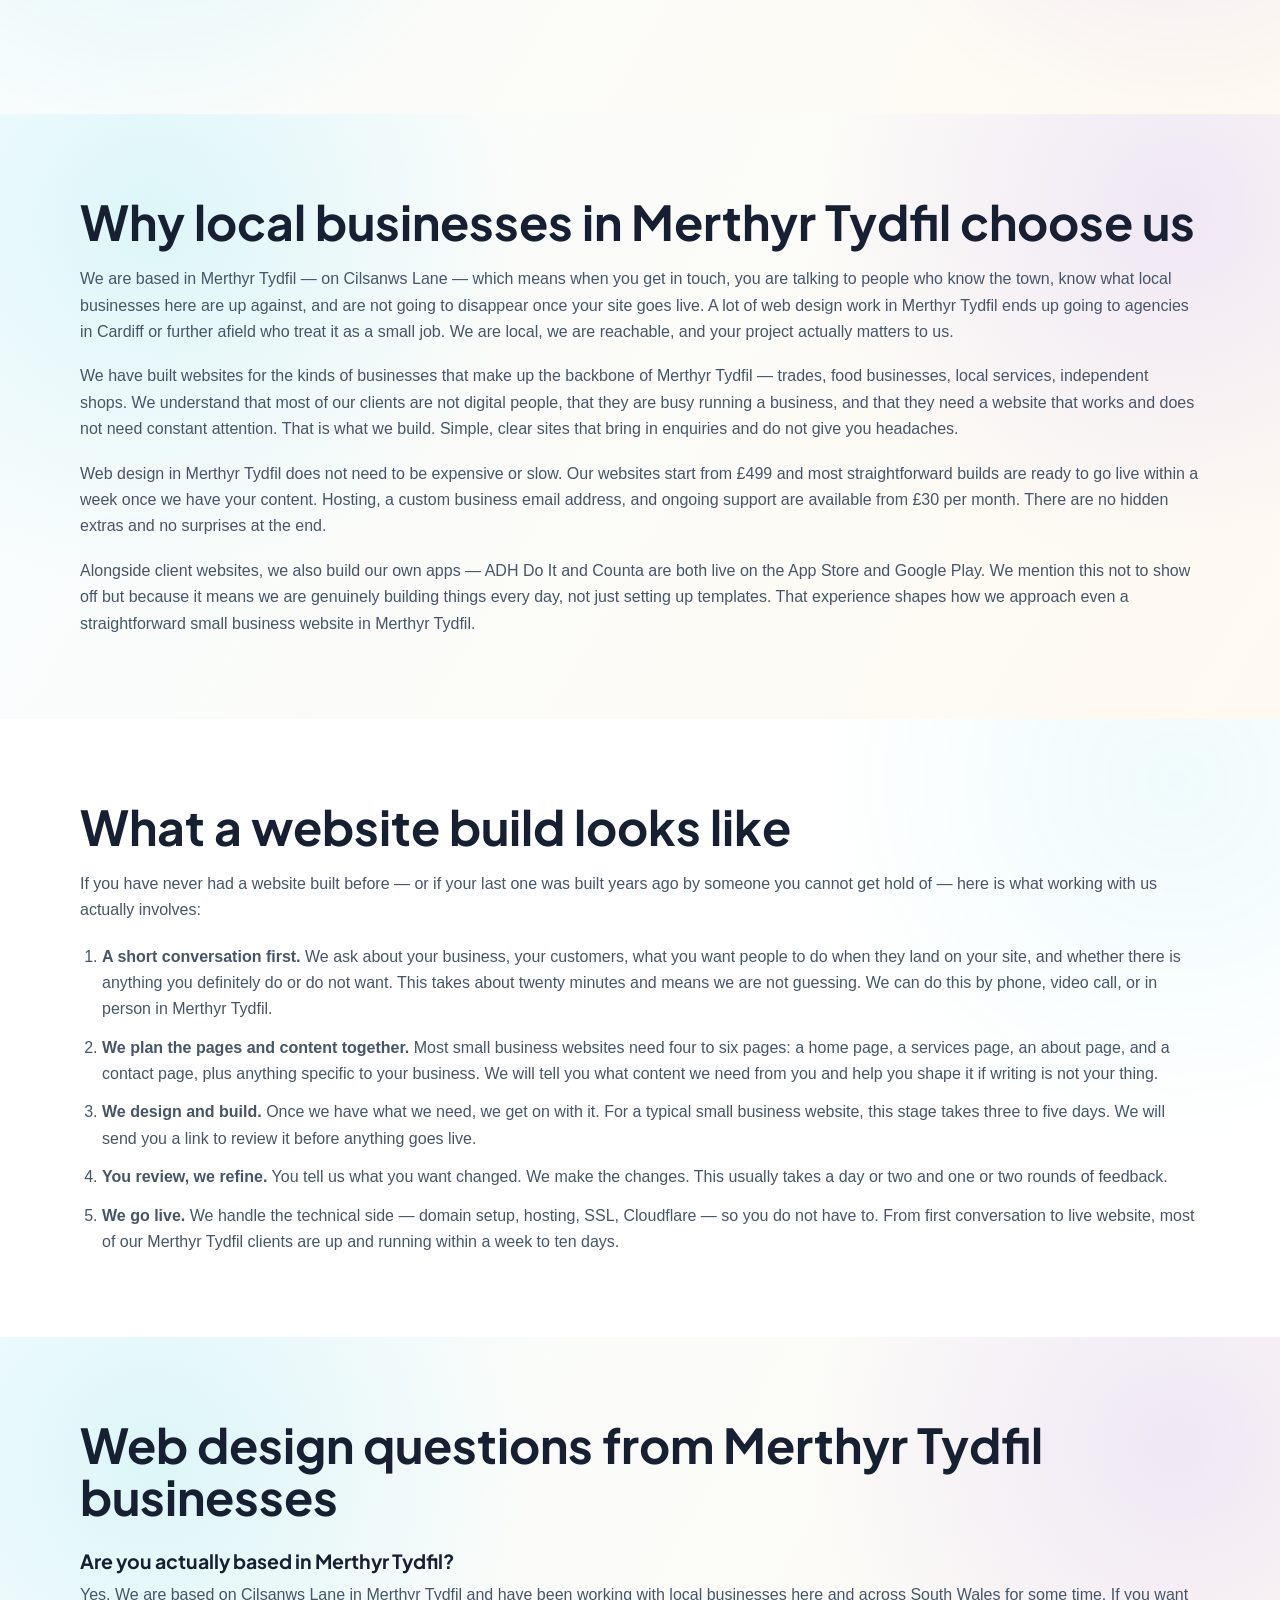
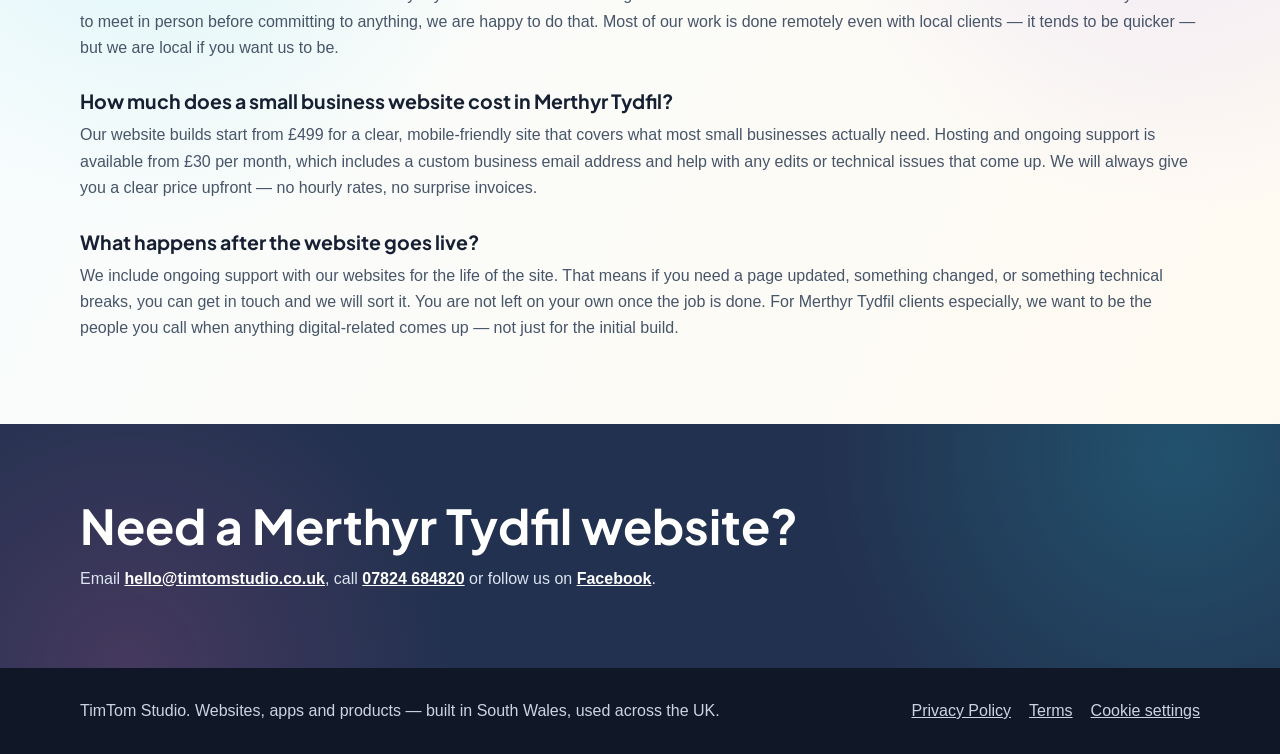
<file: web-design-merthyr-tydfil.html>
<!DOCTYPE html>
<html lang="en-GB">
<head>
  <!-- Google tag (gtag.js) -->
  <script async src="https://www.googletagmanager.com/gtag/js?id=G-7JPQ4XYCN4"></script>
  <script>
    window.dataLayer = window.dataLayer || [];
    function gtag(){dataLayer.push(arguments);}
    gtag('consent', 'default', {
      'analytics_storage': 'denied'
    });
    gtag('js', new Date());
    gtag('config', 'G-7JPQ4XYCN4');
  </script>
  <meta charset="UTF-8">
  <meta name="viewport" content="width=device-width, initial-scale=1.0">
  <meta name="description" content="Web design in Merthyr Tydfil from TimTom Studio. Website builds from £499, hosting from £30 per month, booking forms, local SEO and support for small businesses.">
  <meta name="robots" content="index, follow">
  <link rel="canonical" href="https://timtomstudio.co.uk/web-design-merthyr-tydfil.html">
  <link rel="icon" href="/assets/favicon.svg" type="image/svg+xml">
  <meta property="og:title" content="Web Design Merthyr Tydfil | TimTom Studio">
  <meta property="og:description" content="Website builds from £499 and hosting from £30 per month for Merthyr Tydfil businesses.">
  <meta property="og:type" content="website">
  <meta property="og:url" content="https://timtomstudio.co.uk/web-design-merthyr-tydfil.html">
  <meta property="og:image" content="https://timtomstudio.co.uk/assets/timtom-logo.svg">
  <title>Web Design Merthyr Tydfil | TimTom Studio</title>
  <link rel="preconnect" href="https://fonts.googleapis.com">
  <link rel="preconnect" href="https://fonts.gstatic.com" crossorigin>
  <link href="https://fonts.googleapis.com/css2?family=Plus+Jakarta+Sans:wght@700;800&display=swap" rel="stylesheet">
  <style>
    :root {
      --ink: #172033;
      --muted: #475569;
      --line: #d8dee8;
      --green: #11857b;
      --navy: #22314f;
      --pink: #f15fa6;
      --aqua: #20c7d9;
      --violet: #8b5cf6;
      --gold: #d89235;
    }
    * { box-sizing: border-box; }
    body { margin: 0; font-family: -apple-system, BlinkMacSystemFont, "Segoe UI", sans-serif; color: var(--ink); background: #ffffff; }
    a { color: inherit; }
    p { color: var(--muted); line-height: 1.65; margin: 0; }
    h1, h2, h3 { margin: 0; line-height: 1.08; letter-spacing: 0; font-family: 'Plus Jakarta Sans', -apple-system, BlinkMacSystemFont, "Segoe UI", sans-serif; }
    h1 { max-width: 860px; font-size: clamp(2.3rem, 5vw, 4.2rem); }
    h2 { font-size: clamp(1.9rem, 4vw, 3rem); }
    .site-header { position: sticky; top: 0; z-index: 10; background: rgba(17, 24, 39, 0.94); backdrop-filter: blur(16px); box-shadow: 0 12px 28px rgba(17, 24, 39, 0.12); }
    .site-header::after { content: ""; display: block; height: 3px; background: linear-gradient(90deg, #11857b, #20c7d9, #16b4a5); }
    .nav, .wrap { width: min(1120px, calc(100% - 36px)); margin: 0 auto; }
    .nav { min-height: 82px; display: flex; align-items: center; justify-content: space-between; gap: 24px; }
    .brand-logo { width: 204px; display: block; }
    .nav-links { display: flex; gap: 22px; flex-wrap: wrap; color: #d9e2ef; font-weight: 700; font-size: 0.95rem; }
    .nav-links a { text-decoration: none; }
    .hero { background: radial-gradient(circle at 85% 20%, rgba(139, 92, 246, 0.18), transparent 32%), radial-gradient(circle at 15% 85%, rgba(32, 199, 217, 0.14), transparent 30%), linear-gradient(120deg, #ffffff 0%, #eefbf8 52%, #fff8ed 100%); border-bottom: 1px solid var(--line); }
    .hero-inner { padding: 76px 0; display: grid; grid-template-columns: 1fr 0.42fr; gap: 44px; align-items: center; }
    .eyebrow { color: var(--green); margin-bottom: 18px; font-size: 0.78rem; font-weight: 900; letter-spacing: 0.12em; text-transform: uppercase; }
    .hero-copy { margin-top: 24px; font-size: 1.12rem; max-width: 760px; }
    .button { display: inline-flex; min-height: 46px; align-items: center; justify-content: center; margin-top: 30px; padding: 0 20px; color: #ffffff; background: linear-gradient(135deg, #11857b, #16b4a5); border-radius: 8px; text-decoration: none; font-weight: 800; }
    .price-card { padding: 22px; background: #101827; color: #ffffff; border-radius: 8px; box-shadow: 0 18px 45px rgba(23, 32, 51, 0.12); }
    .price-card strong { display: block; font-size: 1.4rem; margin-bottom: 8px; }
    .price-card span { color: #dbe4f0; line-height: 1.45; }
    .section { padding: 82px 0; background: radial-gradient(circle at 92% 10%, rgba(32, 199, 217, 0.07), transparent 28%), #ffffff; }
    .section.alt { background: radial-gradient(circle at 12% 18%, rgba(32, 199, 217, 0.13), transparent 30%), radial-gradient(circle at 92% 16%, rgba(139, 92, 246, 0.12), transparent 28%), linear-gradient(120deg, #f8fdff, #fffaf1); }
    .section-heading { max-width: 760px; margin-bottom: 34px; }
    .section-heading p { margin-top: 14px; font-size: 1.08rem; }
    .section .wrap > h2 + p { margin-top: 18px; }
    .section .wrap > p + p { margin-top: 18px; }
    .section .wrap > h3 { margin-top: 30px; margin-bottom: 10px; font-size: 1.22rem; }
    .section .wrap > h2 + h3 { margin-top: 28px; }
    .section .wrap > ol { margin: 20px 0 0; padding-left: 22px; color: var(--muted); line-height: 1.65; }
    .section .wrap > ol li + li { margin-top: 12px; }
    .cards { display: grid; grid-template-columns: repeat(3, 1fr); gap: 18px; }
    .card { padding: 24px; background: radial-gradient(circle at 92% 0%, rgba(32, 199, 217, 0.11), transparent 38%), linear-gradient(180deg, #ffffff, #fbfdff); border: 1px solid rgba(216, 222, 232, 0.88); border-radius: 8px; }
    .card h3 { margin-bottom: 12px; }
    .contact-band { padding: 76px 0; color: #ffffff; background: radial-gradient(circle at 92% 12%, rgba(32, 199, 217, 0.22), transparent 30%), radial-gradient(circle at 10% 100%, rgba(241, 95, 166, 0.17), transparent 28%), var(--navy); }
    .contact-band p { color: #dbe4f0; margin-top: 14px; }
    .contact-band a { color: #ffffff; font-weight: 800; }
    .site-footer { padding: 34px 0; background: #101827; color: #cbd5e1; }
    .footer-inner { width: min(1120px, calc(100% - 36px)); margin: 0 auto; display: flex; justify-content: space-between; gap: 20px; flex-wrap: wrap; }
    .footer-links { display: flex; gap: 18px; flex-wrap: wrap; }
    @media (max-width: 880px) { .nav, .hero-inner { align-items: flex-start; flex-direction: column; display: flex; } .cards { grid-template-columns: 1fr; } .brand-logo { width: 176px; } }
  </style>
  <link rel="stylesheet" href="/assets/cookie-consent.css">
</head>
<body>
  <header class="site-header">
    <nav class="nav" aria-label="Main navigation">
      <a class="brand" href="/"><img class="brand-logo" src="assets/timtom-logo.svg?v=3" alt="TimTom Studio"></a>
      <div class="nav-links">
        <a href="/">Home</a>
        <a href="/web-design-cardiff.html">Cardiff</a>
        <a href="/web-design-swansea.html">Swansea</a>
        <a href="/blog.html">Blog</a>
        <a href="/#social">Social</a>
        <a href="/#contact">Contact</a>
      </div>
    </nav>
  </header>

  <main>
    <section class="hero">
      <div class="hero-inner wrap">
        <div>
          <p class="eyebrow">Web design Merthyr Tydfil</p>
          <h1>Website design for Merthyr Tydfil businesses that need to be found and trusted.</h1>
          <p class="hero-copy">
            TimTom Studio is based in Merthyr Tydfil and builds clear, mobile-friendly websites for local
            businesses that need enquiries, calls, bookings and a stronger online presence.
          </p>
          <a class="button" href="/#contact">Ask about a website</a>
        </div>
        <div class="price-card">
          <strong>Website builds from £499</strong>
          <span>Hosting from £30 per month, with practical support for domains, email, forms and updates.</span>
        </div>
      </div>
    </section>

    <section class="section">
      <div class="wrap">
        <div class="section-heading">
          <p class="eyebrow">Local website builds</p>
          <h2>What works well for businesses around Merthyr Tydfil.</h2>
          <p>
            Local customers often want quick answers: what you do, where you work, how to contact you and
            whether you look reliable. We build websites around those decisions.
          </p>
        </div>
        <div class="cards">
          <article class="card"><h3>Trades and local services</h3><p>Service pages, quote forms, galleries, reviews and clear contact options for builders, cleaners, beauty businesses and mobile services.</p></article>
          <article class="card"><h3>Food and independent sellers</h3><p>Menus, opening times, location details, enquiry forms and simple direct order flows for food vans, cafes and local sellers.</p></article>
          <article class="card"><h3>Booking-led businesses</h3><p>Appointment requests, enquiry flows and customer intake forms for businesses that need better organisation before a job starts.</p></article>
        </div>
      </div>
    </section>

    <section class="section alt">
      <div class="wrap">
        <div class="section-heading">
          <p class="eyebrow">SEO support</p>
          <h2>Built with local search in mind.</h2>
          <p>
            We can create service pages, location pages and helpful content so your website has more useful
            signals for customers searching in Merthyr Tydfil and surrounding areas.
          </p>
        </div>
      </div>
    </section>


    <section class="section alt">
      <div class="wrap">
        <h2>Why local businesses in Merthyr Tydfil choose us</h2>
        <p>We are based in Merthyr Tydfil — on Cilsanws Lane — which means when you get in touch, you are talking to people who know the town, know what local businesses here are up against, and are not going to disappear once your site goes live. A lot of web design work in Merthyr Tydfil ends up going to agencies in Cardiff or further afield who treat it as a small job. We are local, we are reachable, and your project actually matters to us.</p>
        <p>We have built websites for the kinds of businesses that make up the backbone of Merthyr Tydfil — trades, food businesses, local services, independent shops. We understand that most of our clients are not digital people, that they are busy running a business, and that they need a website that works and does not need constant attention. That is what we build. Simple, clear sites that bring in enquiries and do not give you headaches.</p>
        <p>Web design in Merthyr Tydfil does not need to be expensive or slow. Our websites start from £499 and most straightforward builds are ready to go live within a week once we have your content. Hosting, a custom business email address, and ongoing support are available from £30 per month. There are no hidden extras and no surprises at the end.</p>
        <p>Alongside client websites, we also build our own apps — ADH Do It and Counta are both live on the App Store and Google Play. We mention this not to show off but because it means we are genuinely building things every day, not just setting up templates. That experience shapes how we approach even a straightforward small business website in Merthyr Tydfil.</p>
      </div>
    </section>

    <section class="section">
      <div class="wrap">
        <h2>What a website build looks like</h2>
        <p>If you have never had a website built before — or if your last one was built years ago by someone you cannot get hold of — here is what working with us actually involves:</p>
        <ol>
          <li><strong>A short conversation first.</strong> We ask about your business, your customers, what you want people to do when they land on your site, and whether there is anything you definitely do or do not want. This takes about twenty minutes and means we are not guessing. We can do this by phone, video call, or in person in Merthyr Tydfil.</li>
          <li><strong>We plan the pages and content together.</strong> Most small business websites need four to six pages: a home page, a services page, an about page, and a contact page, plus anything specific to your business. We will tell you what content we need from you and help you shape it if writing is not your thing.</li>
          <li><strong>We design and build.</strong> Once we have what we need, we get on with it. For a typical small business website, this stage takes three to five days. We will send you a link to review it before anything goes live.</li>
          <li><strong>You review, we refine.</strong> You tell us what you want changed. We make the changes. This usually takes a day or two and one or two rounds of feedback.</li>
          <li><strong>We go live.</strong> We handle the technical side — domain setup, hosting, SSL, Cloudflare — so you do not have to. From first conversation to live website, most of our Merthyr Tydfil clients are up and running within a week to ten days.</li>
        </ol>
      </div>
    </section>

    <section class="section alt">
      <div class="wrap">
        <h2>Web design questions from Merthyr Tydfil businesses</h2>
        <h3>Are you actually based in Merthyr Tydfil?</h3>
        <p>Yes. We are based on Cilsanws Lane in Merthyr Tydfil and have been working with local businesses here and across South Wales for some time. If you want to meet in person before committing to anything, we are happy to do that. Most of our work is done remotely even with local clients — it tends to be quicker — but we are local if you want us to be.</p>
        <h3>How much does a small business website cost in Merthyr Tydfil?</h3>
        <p>Our website builds start from £499 for a clear, mobile-friendly site that covers what most small businesses actually need. Hosting and ongoing support is available from £30 per month, which includes a custom business email address and help with any edits or technical issues that come up. We will always give you a clear price upfront — no hourly rates, no surprise invoices.</p>
        <h3>What happens after the website goes live?</h3>
        <p>We include ongoing support with our websites for the life of the site. That means if you need a page updated, something changed, or something technical breaks, you can get in touch and we will sort it. You are not left on your own once the job is done. For Merthyr Tydfil clients especially, we want to be the people you call when anything digital-related comes up — not just for the initial build.</p>
      </div>
    </section>

    <section class="contact-band">
      <div class="wrap">
        <h2>Need a Merthyr Tydfil website?</h2>
        <p>Email <a href="mailto:hello@timtomstudio.co.uk">hello@timtomstudio.co.uk</a>, call <a href="tel:+447824684820">07824 684820</a> or follow us on <a href="https://www.facebook.com/profile.php?id=61590205104520" rel="noopener" target="_blank">Facebook</a>.</p>
      </div>
    </section>
  </main>

  <footer class="site-footer">
    <div class="footer-inner">
      <span>TimTom Studio. Websites, apps and products — built in South Wales, used across the UK.</span>
      <div class="footer-links">
        <a href="/privacy.html">Privacy Policy</a>
        <a href="/terms.html">Terms</a>
        <a href="#" data-cookie-settings>Cookie settings</a>
      </div>
    </div>
  </footer>
  <script src="/assets/cookie-consent.js" defer></script>
</body>
</html>
</file>
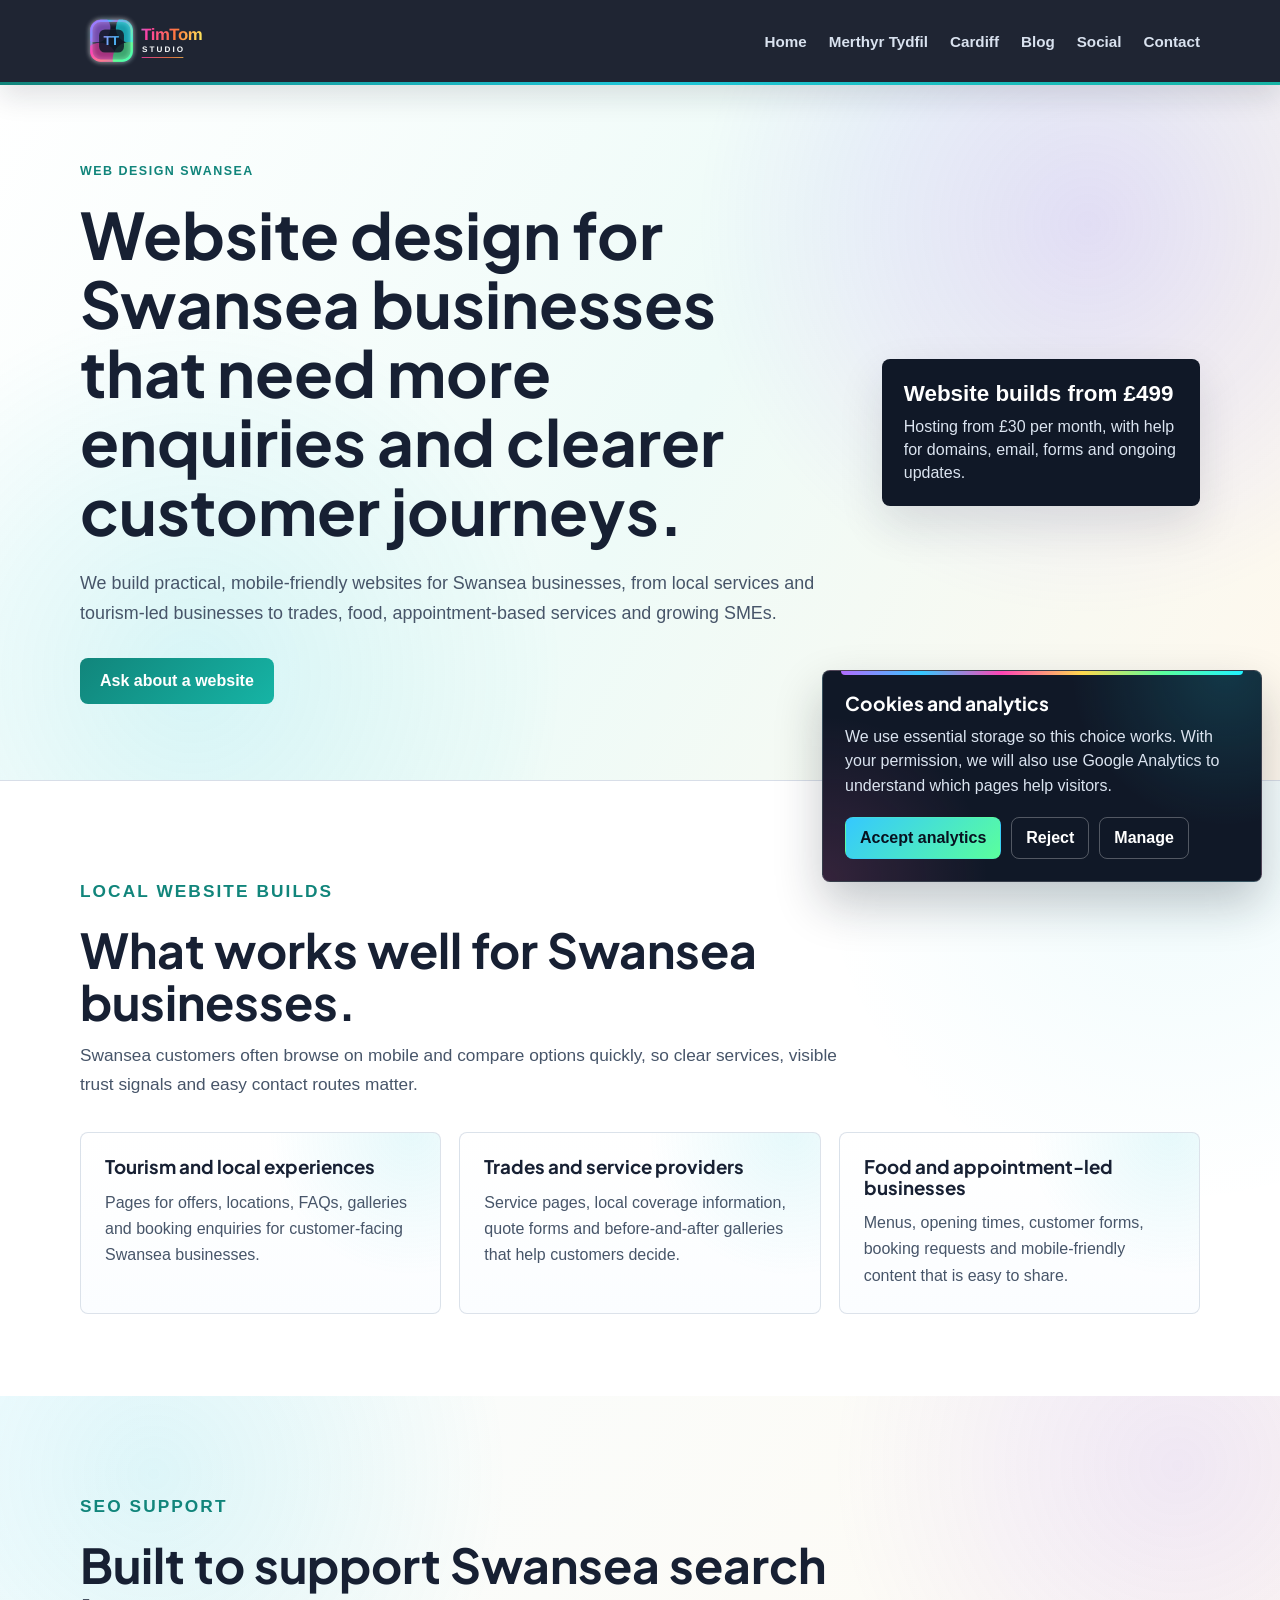
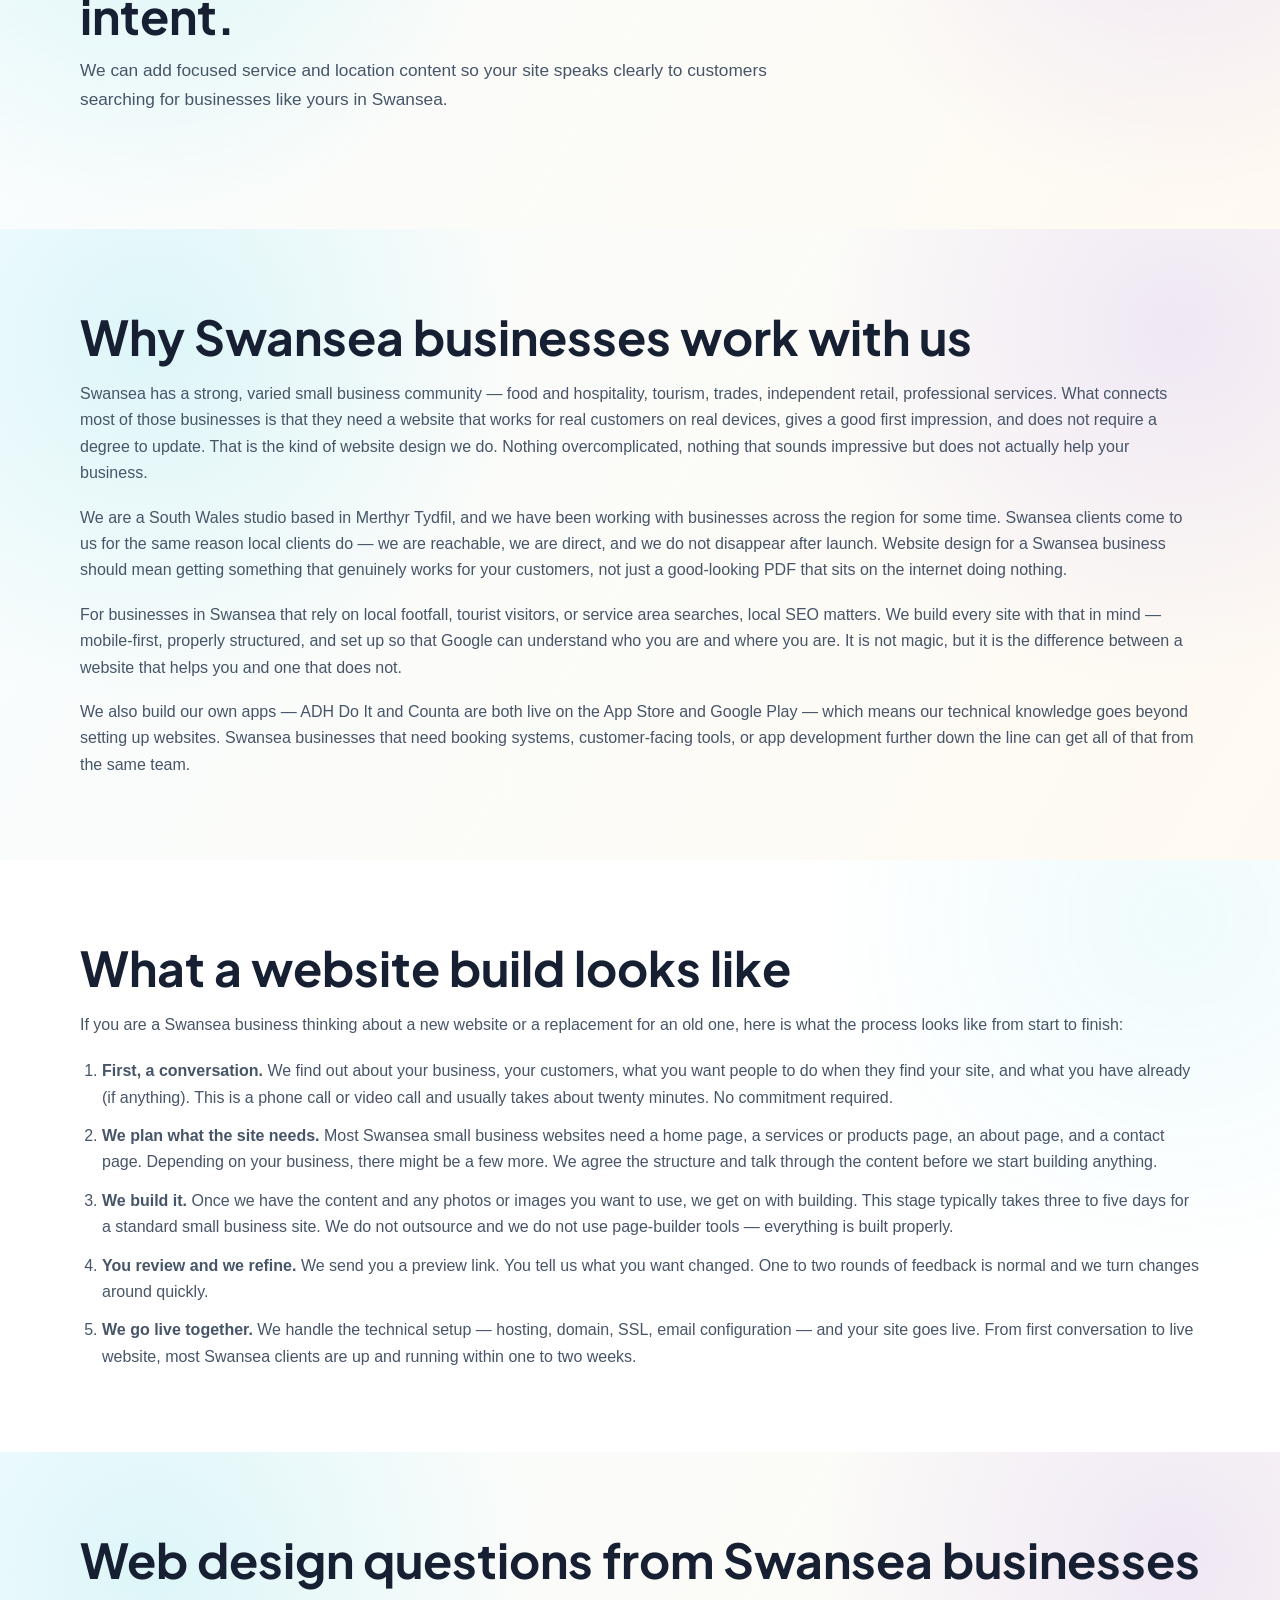
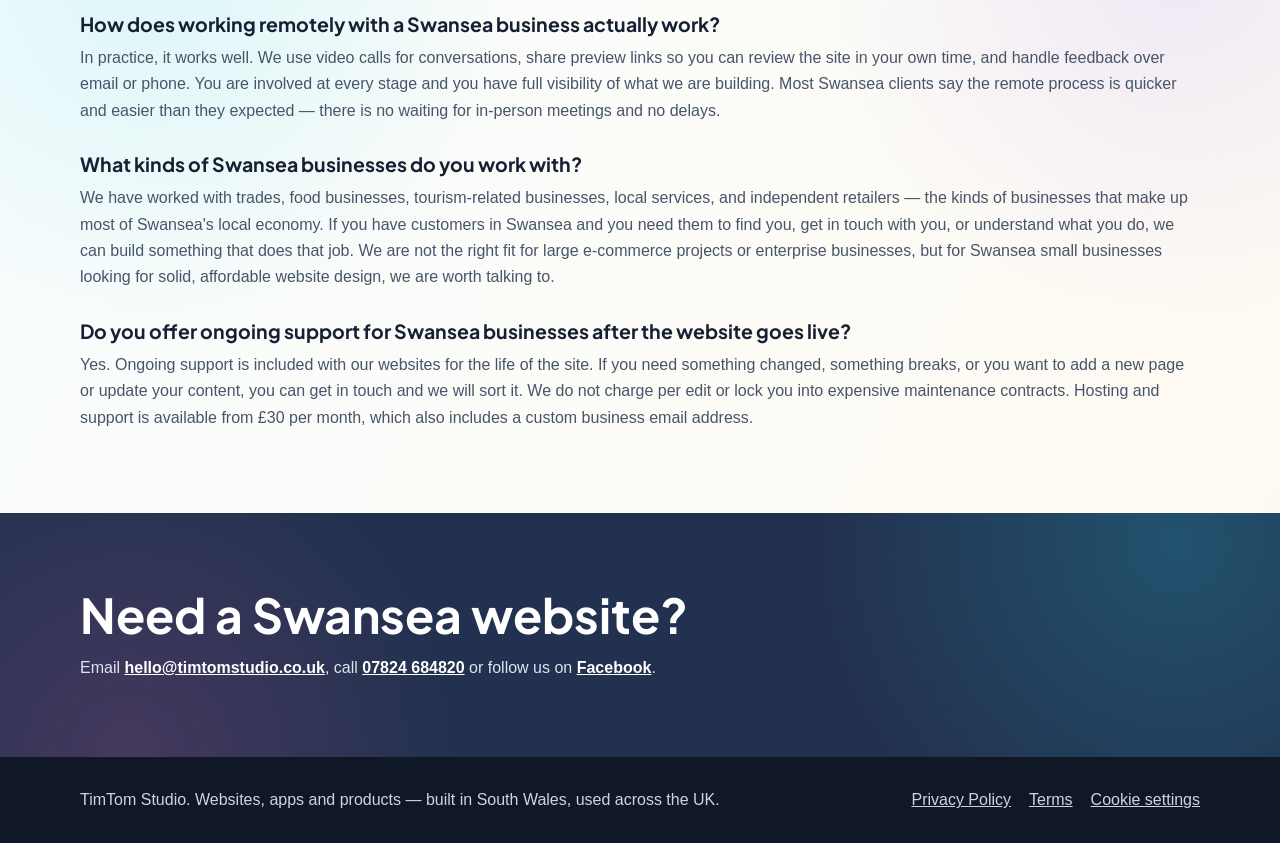
<file: web-design-swansea.html>
<!DOCTYPE html>
<html lang="en-GB">
<head>
  <!-- Google tag (gtag.js) -->
  <script async src="https://www.googletagmanager.com/gtag/js?id=G-7JPQ4XYCN4"></script>
  <script>
    window.dataLayer = window.dataLayer || [];
    function gtag(){dataLayer.push(arguments);}
    gtag('consent', 'default', {
      'analytics_storage': 'denied'
    });
    gtag('js', new Date());
    gtag('config', 'G-7JPQ4XYCN4');
  </script>
  <meta charset="UTF-8">
  <meta name="viewport" content="width=device-width, initial-scale=1.0">
  <meta name="description" content="Web design in Swansea from TimTom Studio. Website builds from £499, hosting from £30 per month, enquiry forms, booking flows and support for Swansea businesses.">
  <meta name="robots" content="index, follow">
  <link rel="canonical" href="https://timtomstudio.co.uk/web-design-swansea.html">
  <link rel="icon" href="/assets/favicon.svg" type="image/svg+xml">
  <meta property="og:title" content="Web Design Swansea | TimTom Studio">
  <meta property="og:description" content="Website builds from £499 and hosting from £30 per month for Swansea businesses.">
  <meta property="og:type" content="website">
  <meta property="og:url" content="https://timtomstudio.co.uk/web-design-swansea.html">
  <meta property="og:image" content="https://timtomstudio.co.uk/assets/timtom-logo.svg">
  <title>Web Design Swansea | TimTom Studio</title>
  <link rel="preconnect" href="https://fonts.googleapis.com">
  <link rel="preconnect" href="https://fonts.gstatic.com" crossorigin>
  <link href="https://fonts.googleapis.com/css2?family=Plus+Jakarta+Sans:wght@700;800&display=swap" rel="stylesheet">
  <style>
    :root { --ink:#172033; --muted:#475569; --line:#d8dee8; --green:#11857b; --navy:#22314f; }
    * { box-sizing:border-box; } body { margin:0; font-family:-apple-system,BlinkMacSystemFont,"Segoe UI",sans-serif; color:var(--ink); background:#fff; }
    a { color:inherit; } p { color:var(--muted); line-height:1.65; margin:0; } h1,h2,h3 { margin:0; line-height:1.08; letter-spacing:0; font-family:'Plus Jakarta Sans',-apple-system,BlinkMacSystemFont,"Segoe UI",sans-serif; } h1 { max-width:860px; font-size:clamp(2.3rem,5vw,4.2rem); } h2 { font-size:clamp(1.9rem,4vw,3rem); }
    .site-header { position:sticky; top:0; z-index:10; background:rgba(17,24,39,.94); backdrop-filter:blur(16px); box-shadow:0 12px 28px rgba(17,24,39,.12); } .site-header::after { content:""; display:block; height:3px; background:linear-gradient(90deg, #11857b, #20c7d9, #16b4a5); }
    .nav,.wrap { width:min(1120px,calc(100% - 36px)); margin:0 auto; } .nav { min-height:82px; display:flex; align-items:center; justify-content:space-between; gap:24px; } .brand-logo { width:204px; display:block; }
    .nav-links { display:flex; gap:22px; flex-wrap:wrap; color:#d9e2ef; font-weight:700; font-size:.95rem; } .nav-links a { text-decoration:none; }
    .hero { background:radial-gradient(circle at 85% 20%,rgba(139,92,246,.18),transparent 32%),radial-gradient(circle at 15% 85%,rgba(32,199,217,.14),transparent 30%),linear-gradient(120deg,#fff 0%,#eefbf8 52%,#fff8ed 100%); border-bottom:1px solid var(--line); }
    .hero-inner { padding:76px 0; display:grid; grid-template-columns:1fr .42fr; gap:44px; align-items:center; } .eyebrow { color:var(--green); margin-bottom:18px; font-size:.78rem; font-weight:900; letter-spacing:.12em; text-transform:uppercase; }
    .hero-copy { margin-top:24px; font-size:1.12rem; max-width:760px; } .button { display:inline-flex; min-height:46px; align-items:center; justify-content:center; margin-top:30px; padding:0 20px; color:#fff; background:linear-gradient(135deg,#11857b,#16b4a5); border-radius:8px; text-decoration:none; font-weight:800; }
    .price-card { padding:22px; background:#101827; color:#fff; border-radius:8px; box-shadow:0 18px 45px rgba(23,32,51,.12); } .price-card strong { display:block; font-size:1.4rem; margin-bottom:8px; } .price-card span { color:#dbe4f0; line-height:1.45; }
    .section { padding:82px 0; background:radial-gradient(circle at 92% 10%,rgba(32,199,217,.07),transparent 28%),#fff; } .section.alt { background:radial-gradient(circle at 12% 18%,rgba(32,199,217,.13),transparent 30%),radial-gradient(circle at 92% 16%,rgba(139,92,246,.12),transparent 28%),linear-gradient(120deg,#f8fdff,#fffaf1); }
    .section-heading { max-width:760px; margin-bottom:34px; } .section-heading p { margin-top:14px; font-size:1.08rem; } .section .wrap > h2 + p { margin-top:18px; } .section .wrap > p + p { margin-top:18px; } .section .wrap > h3 { margin-top:30px; margin-bottom:10px; font-size:1.22rem; } .section .wrap > h2 + h3 { margin-top:28px; } .section .wrap > ol { margin:20px 0 0; padding-left:22px; color:var(--muted); line-height:1.65; } .section .wrap > ol li + li { margin-top:12px; } .cards { display:grid; grid-template-columns:repeat(3,1fr); gap:18px; } .card { padding:24px; background:radial-gradient(circle at 92% 0%,rgba(32,199,217,.11),transparent 38%),linear-gradient(180deg,#fff,#fbfdff); border:1px solid rgba(216,222,232,.88); border-radius:8px; } .card h3 { margin-bottom:12px; }
    .contact-band { padding:76px 0; color:#fff; background:radial-gradient(circle at 92% 12%,rgba(32,199,217,.22),transparent 30%),radial-gradient(circle at 10% 100%,rgba(241,95,166,.17),transparent 28%),var(--navy); } .contact-band p { color:#dbe4f0; margin-top:14px; } .contact-band a { color:#fff; font-weight:800; }
    .site-footer { padding:34px 0; background:#101827; color:#cbd5e1; } .footer-inner { width:min(1120px,calc(100% - 36px)); margin:0 auto; display:flex; justify-content:space-between; gap:20px; flex-wrap:wrap; } .footer-links { display:flex; gap:18px; flex-wrap:wrap; }
    @media (max-width:880px) { .nav,.hero-inner { align-items:flex-start; flex-direction:column; display:flex; } .cards { grid-template-columns:1fr; } .brand-logo { width:176px; } }
  </style>
  <link rel="stylesheet" href="/assets/cookie-consent.css">
</head>
<body>
  <header class="site-header"><nav class="nav" aria-label="Main navigation"><a class="brand" href="/"><img class="brand-logo" src="assets/timtom-logo.svg?v=3" alt="TimTom Studio"></a><div class="nav-links"><a href="/">Home</a><a href="/web-design-merthyr-tydfil.html">Merthyr Tydfil</a><a href="/web-design-cardiff.html">Cardiff</a><a href="/blog.html">Blog</a><a href="/#social">Social</a><a href="/#contact">Contact</a></div></nav></header>
  <main>
    <section class="hero"><div class="hero-inner wrap"><div><p class="eyebrow">Web design Swansea</p><h1>Website design for Swansea businesses that need more enquiries and clearer customer journeys.</h1><p class="hero-copy">We build practical, mobile-friendly websites for Swansea businesses, from local services and tourism-led businesses to trades, food, appointment-based services and growing SMEs.</p><a class="button" href="/#contact">Ask about a website</a></div><div class="price-card"><strong>Website builds from £499</strong><span>Hosting from £30 per month, with help for domains, email, forms and ongoing updates.</span></div></div></section>
    <section class="section"><div class="wrap"><div class="section-heading"><p class="eyebrow">Local website builds</p><h2>What works well for Swansea businesses.</h2><p>Swansea customers often browse on mobile and compare options quickly, so clear services, visible trust signals and easy contact routes matter.</p></div><div class="cards"><article class="card"><h3>Tourism and local experiences</h3><p>Pages for offers, locations, FAQs, galleries and booking enquiries for customer-facing Swansea businesses.</p></article><article class="card"><h3>Trades and service providers</h3><p>Service pages, local coverage information, quote forms and before-and-after galleries that help customers decide.</p></article><article class="card"><h3>Food and appointment-led businesses</h3><p>Menus, opening times, customer forms, booking requests and mobile-friendly content that is easy to share.</p></article></div></div></section>
    <section class="section alt"><div class="wrap"><div class="section-heading"><p class="eyebrow">SEO support</p><h2>Built to support Swansea search intent.</h2><p>We can add focused service and location content so your site speaks clearly to customers searching for businesses like yours in Swansea.</p></div></div></section>

    <section class="section alt">
      <div class="wrap">
        <h2>Why Swansea businesses work with us</h2>
        <p>Swansea has a strong, varied small business community — food and hospitality, tourism, trades, independent retail, professional services. What connects most of those businesses is that they need a website that works for real customers on real devices, gives a good first impression, and does not require a degree to update. That is the kind of website design we do. Nothing overcomplicated, nothing that sounds impressive but does not actually help your business.</p>
        <p>We are a South Wales studio based in Merthyr Tydfil, and we have been working with businesses across the region for some time. Swansea clients come to us for the same reason local clients do — we are reachable, we are direct, and we do not disappear after launch. Website design for a Swansea business should mean getting something that genuinely works for your customers, not just a good-looking PDF that sits on the internet doing nothing.</p>
        <p>For businesses in Swansea that rely on local footfall, tourist visitors, or service area searches, local SEO matters. We build every site with that in mind — mobile-first, properly structured, and set up so that Google can understand who you are and where you are. It is not magic, but it is the difference between a website that helps you and one that does not.</p>
        <p>We also build our own apps — ADH Do It and Counta are both live on the App Store and Google Play — which means our technical knowledge goes beyond setting up websites. Swansea businesses that need booking systems, customer-facing tools, or app development further down the line can get all of that from the same team.</p>
      </div>
    </section>

    <section class="section">
      <div class="wrap">
        <h2>What a website build looks like</h2>
        <p>If you are a Swansea business thinking about a new website or a replacement for an old one, here is what the process looks like from start to finish:</p>
        <ol>
          <li><strong>First, a conversation.</strong> We find out about your business, your customers, what you want people to do when they find your site, and what you have already (if anything). This is a phone call or video call and usually takes about twenty minutes. No commitment required.</li>
          <li><strong>We plan what the site needs.</strong> Most Swansea small business websites need a home page, a services or products page, an about page, and a contact page. Depending on your business, there might be a few more. We agree the structure and talk through the content before we start building anything.</li>
          <li><strong>We build it.</strong> Once we have the content and any photos or images you want to use, we get on with building. This stage typically takes three to five days for a standard small business site. We do not outsource and we do not use page-builder tools — everything is built properly.</li>
          <li><strong>You review and we refine.</strong> We send you a preview link. You tell us what you want changed. One to two rounds of feedback is normal and we turn changes around quickly.</li>
          <li><strong>We go live together.</strong> We handle the technical setup — hosting, domain, SSL, email configuration — and your site goes live. From first conversation to live website, most Swansea clients are up and running within one to two weeks.</li>
        </ol>
      </div>
    </section>

    <section class="section alt">
      <div class="wrap">
        <h2>Web design questions from Swansea businesses</h2>
        <h3>How does working remotely with a Swansea business actually work?</h3>
        <p>In practice, it works well. We use video calls for conversations, share preview links so you can review the site in your own time, and handle feedback over email or phone. You are involved at every stage and you have full visibility of what we are building. Most Swansea clients say the remote process is quicker and easier than they expected — there is no waiting for in-person meetings and no delays.</p>
        <h3>What kinds of Swansea businesses do you work with?</h3>
        <p>We have worked with trades, food businesses, tourism-related businesses, local services, and independent retailers — the kinds of businesses that make up most of Swansea's local economy. If you have customers in Swansea and you need them to find you, get in touch with you, or understand what you do, we can build something that does that job. We are not the right fit for large e-commerce projects or enterprise businesses, but for Swansea small businesses looking for solid, affordable website design, we are worth talking to.</p>
        <h3>Do you offer ongoing support for Swansea businesses after the website goes live?</h3>
        <p>Yes. Ongoing support is included with our websites for the life of the site. If you need something changed, something breaks, or you want to add a new page or update your content, you can get in touch and we will sort it. We do not charge per edit or lock you into expensive maintenance contracts. Hosting and support is available from £30 per month, which also includes a custom business email address.</p>
      </div>
    </section>

    <section class="contact-band"><div class="wrap"><h2>Need a Swansea website?</h2><p>Email <a href="mailto:hello@timtomstudio.co.uk">hello@timtomstudio.co.uk</a>, call <a href="tel:+447824684820">07824 684820</a> or follow us on <a href="https://www.facebook.com/profile.php?id=61590205104520" rel="noopener" target="_blank">Facebook</a>.</p></div></section>
  </main>
  <footer class="site-footer"><div class="footer-inner"><span>TimTom Studio. Websites, apps and products — built in South Wales, used across the UK.</span><div class="footer-links"><a href="/privacy.html">Privacy Policy</a><a href="/terms.html">Terms</a><a href="#" data-cookie-settings>Cookie settings</a></div></div></footer>
  <script src="/assets/cookie-consent.js" defer></script>
</body>
</html>
</file>
<file: assets/cookie-consent.css>
.cookie-banner,
.cookie-panel {
  position: fixed;
  z-index: 50;
  color: #f8fafc;
  background:
    radial-gradient(circle at 92% 0%, rgba(32, 199, 217, 0.18), transparent 34%),
    radial-gradient(circle at 0% 100%, rgba(241, 95, 166, 0.16), transparent 34%),
    #101827;
  border: 1px solid rgba(255, 255, 255, 0.16);
  box-shadow: 0 22px 48px rgba(16, 24, 39, 0.24);
}

.cookie-banner {
  right: 18px;
  bottom: 18px;
  width: min(440px, calc(100% - 36px));
  padding: 22px;
  border-radius: 8px;
}

.cookie-banner[hidden],
.cookie-panel[hidden],
.cookie-backdrop[hidden] {
  display: none;
}

.cookie-banner::before,
.cookie-panel::before {
  content: "";
  position: absolute;
  left: 18px;
  right: 18px;
  top: 0;
  height: 4px;
  background: linear-gradient(90deg, #b26cff, #35c8ff, #ff45b5, #ffd84d, #5aff9d, #20f2ff);
  border-radius: 0 0 999px 999px;
}

.cookie-banner h2,
.cookie-panel h2,
.cookie-panel h3 {
  margin: 0;
  color: #ffffff;
  line-height: 1.12;
}

.cookie-banner h2 {
  font-size: 1.2rem;
}

.cookie-banner p,
.cookie-panel p {
  margin: 10px 0 0;
  color: #dbe4f0;
  line-height: 1.55;
}

.cookie-actions {
  display: flex;
  flex-wrap: wrap;
  gap: 10px;
  margin-top: 18px;
}

.cookie-button {
  min-height: 42px;
  padding: 0 14px;
  color: #ffffff;
  background: transparent;
  border: 1px solid rgba(255, 255, 255, 0.28);
  border-radius: 8px;
  font: inherit;
  font-weight: 850;
  cursor: pointer;
}

.cookie-button.primary {
  color: #07111f;
  background: linear-gradient(135deg, #35c8ff, #5aff9d);
  border-color: transparent;
}

.cookie-button:hover,
.cookie-button:focus-visible {
  border-color: rgba(255, 255, 255, 0.72);
  outline: none;
}

.cookie-backdrop {
  position: fixed;
  inset: 0;
  z-index: 49;
  background: rgba(7, 11, 22, 0.56);
}

.cookie-panel {
  left: 50%;
  top: 50%;
  width: min(560px, calc(100% - 36px));
  max-height: calc(100vh - 36px);
  overflow: auto;
  padding: 26px;
  border-radius: 8px;
  transform: translate(-50%, -50%);
}

.cookie-option {
  display: grid;
  grid-template-columns: 1fr auto;
  gap: 18px;
  align-items: center;
  margin-top: 18px;
  padding: 16px;
  background: rgba(255, 255, 255, 0.08);
  border: 1px solid rgba(255, 255, 255, 0.14);
  border-radius: 8px;
}

.cookie-option span {
  display: block;
  margin-top: 6px;
  color: #dbe4f0;
  line-height: 1.45;
}

.cookie-switch {
  position: relative;
  width: 54px;
  height: 30px;
  flex: 0 0 auto;
}

.cookie-switch input {
  position: absolute;
  opacity: 0;
  pointer-events: none;
}

.cookie-slider {
  position: absolute;
  inset: 0;
  background: #334155;
  border-radius: 999px;
  cursor: pointer;
  transition: background 0.2s ease;
}

.cookie-slider::after {
  content: "";
  position: absolute;
  left: 4px;
  top: 4px;
  width: 22px;
  height: 22px;
  background: #ffffff;
  border-radius: 50%;
  transition: transform 0.2s ease;
}

.cookie-switch input:checked + .cookie-slider {
  background: linear-gradient(135deg, #35c8ff, #5aff9d);
}

.cookie-switch input:checked + .cookie-slider::after {
  transform: translateX(24px);
}

.cookie-switch input:disabled + .cookie-slider {
  cursor: not-allowed;
  opacity: 0.68;
}

.cookie-manage-link {
  color: inherit;
  text-decoration: underline;
  text-underline-offset: 3px;
}

@media (max-width: 560px) {
  .cookie-actions,
  .cookie-button {
    width: 100%;
  }
}
</file>
